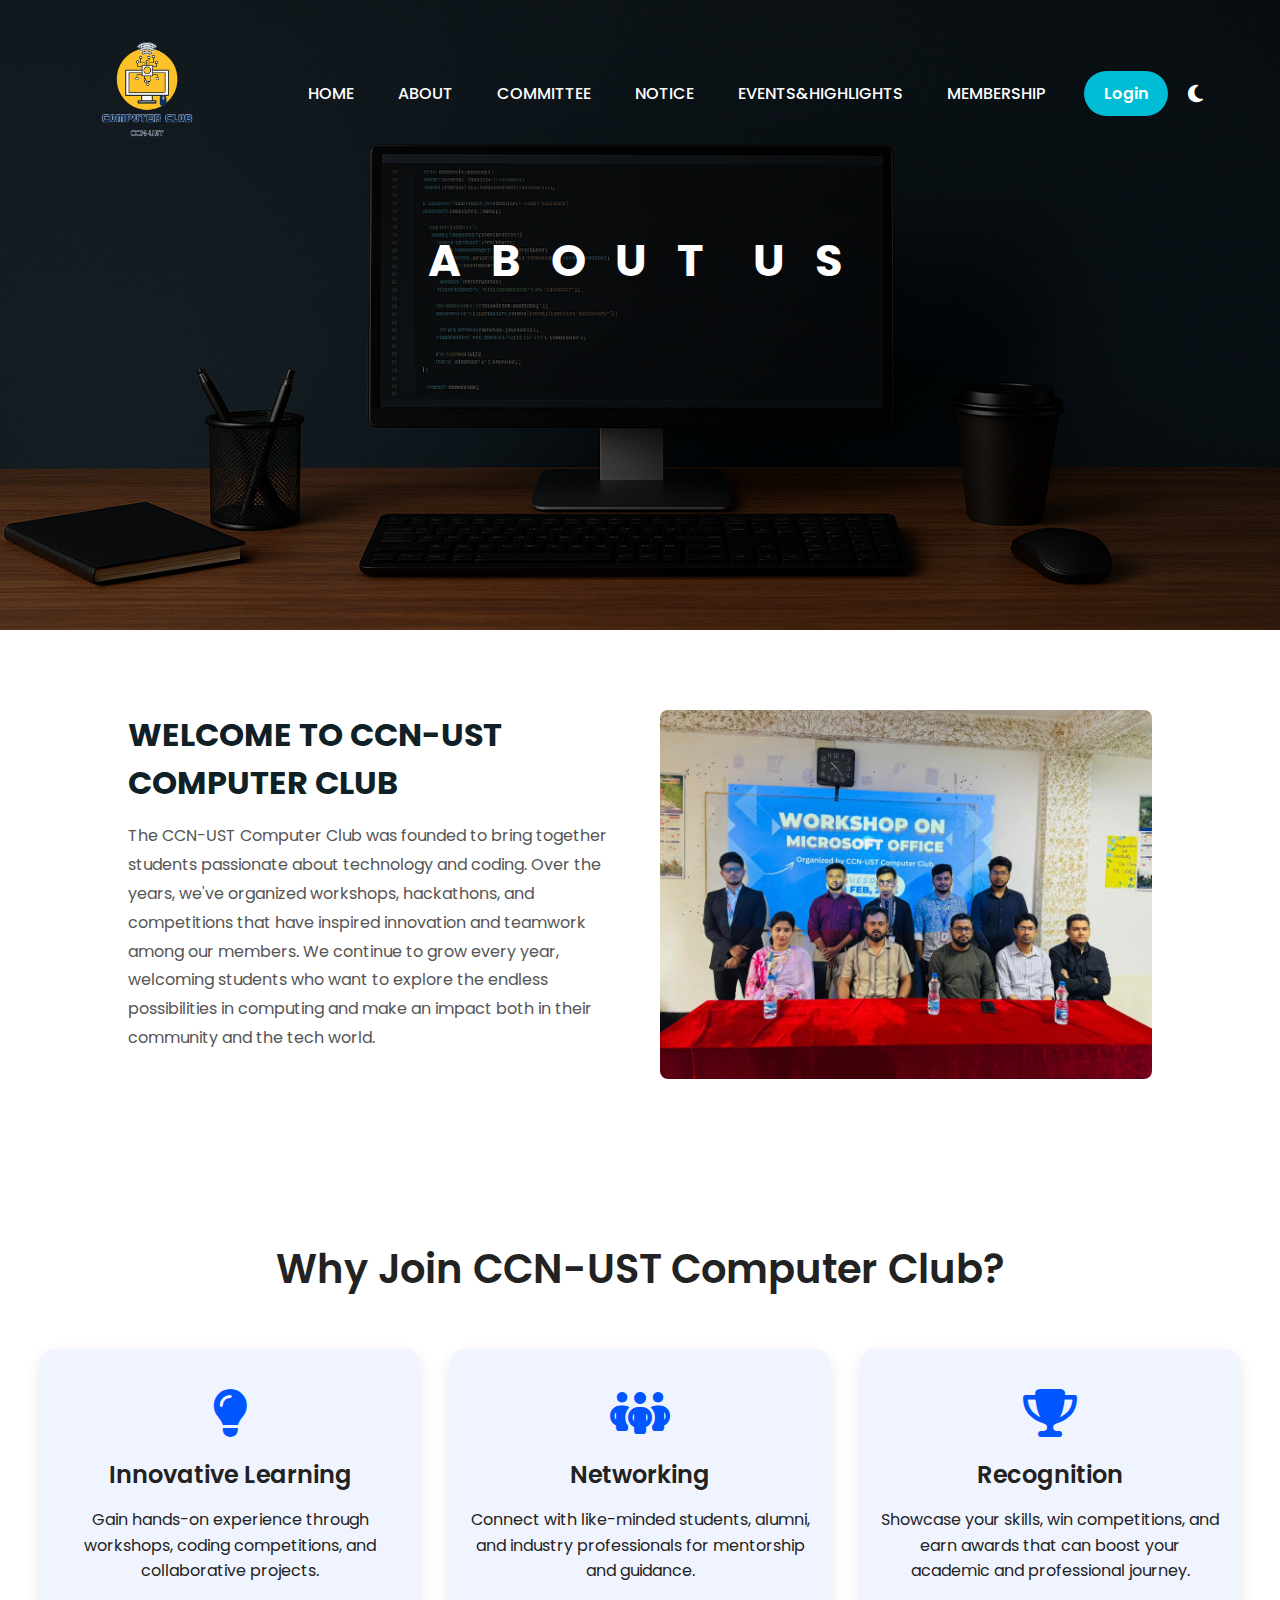
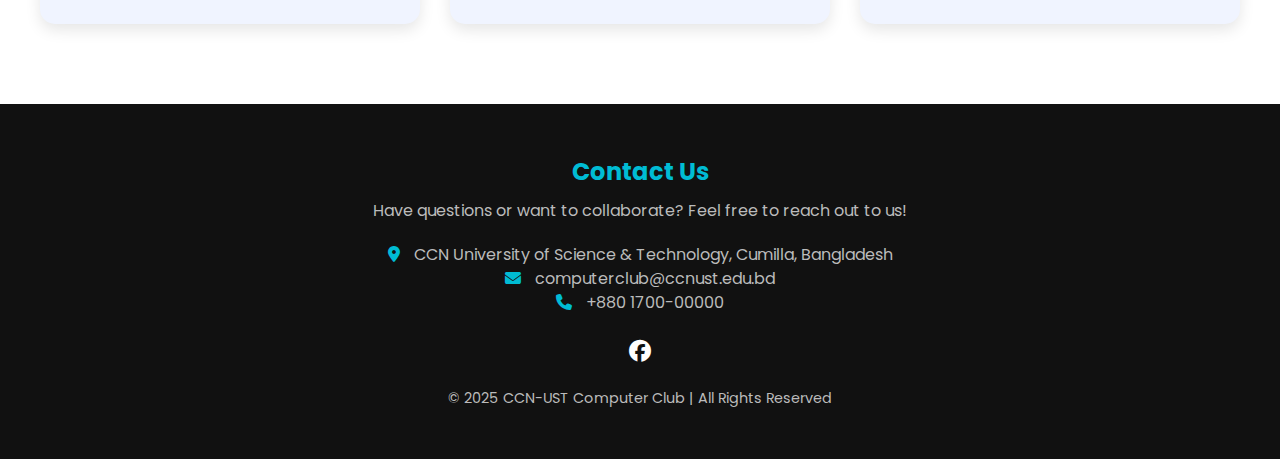
<file: about-computer.html>
<!DOCTYPE html>
<html lang="en">

<head>
    <meta charset="UTF-8" />
    <meta name="viewport" content="width=device-width, initial-scale=1.0" />
    <title>CCN-UST Computer Club</title>
    <link rel="stylesheet" href="style.css" />
    <link rel="preconnect" href="https://fonts.googleapis.com" />
    <link rel="preconnect" href="https://fonts.gstatic.com" crossorigin />
    <link href="https://fonts.googleapis.com/css2?family=Poppins:wght@300;400;600;700&display=swap" rel="stylesheet" />
    <link rel="stylesheet" href="https://cdnjs.cloudflare.com/ajax/libs/font-awesome/6.6.0/css/all.min.css" />
</head>

<body>
    <!-- ===== HEADER ===== -->
    <header class="sub-header-about">
        <nav>
            <a href="" class="logo">
                <img src="Computer-image/computer-logo.png" alt="Club Logo" />
            </a>
            <div class="nav-links" id="navLinks">
                <i class="fa fa-times" onclick="hideMenu()"></i>
                <ul>
                    <li><a href="index-computer.html">HOME</a></li>
                    <li><a href="about-computer.html">ABOUT</a></li>
                    <li><a href="committee-computer.html">COMMITTEE</a></li>
                    <li><a href="notice-computer.html">NOTICE</a></li>
                    <li><a href="events-computer.html">EVENTS&HIGHLIGHTS</a></li>
                    <li><a href="membership-computer.html">MEMBERSHIP</a></li>
                    <a href="login-computer.html" class="club-login-btn">Login</a>
                </ul>
            </div>
            <i class="fa fa-bars" onclick="showMenu()"></i>
            <!-- Theme Toggle Button -->
            <div class="theme-toggle">
                <i class="fa-solid fa-sun" id="light-icon"></i>
                <i class="fa-solid fa-moon" id="dark-icon"></i>
            </div>
        </nav>
        <!-- ===== HERO SECTION ===== -->
        <section class="hero-about">
            <div class="container">
                <h1>A&nbsp;B&nbsp;O&nbsp;U&nbsp;T&nbsp;&nbsp;U&nbsp;S</h1>
            </div>
        </section>
    </header>


    <!-- ===== OUR HISTORY ===== -->
    <section class="about-content">
        <div class="about-row">
            <div class="about-text">
                <h2>WELCOME TO CCN-UST COMPUTER CLUB</h2>
                <p>
                    The CCN-UST Computer Club was founded to bring together students passionate about technology and
                    coding.
                    Over the years, we've organized workshops, hackathons, and competitions that have inspired
                    innovation
                    and teamwork among our members. We continue to grow every year, welcoming students who want to
                    explore
                    the endless possibilities in computing and make an impact both in their community and the tech
                    world.
                </p>
                <!--<a href="#" class="about-btn">EXPLORE NOW</a>-->
            </div>
            <div class="about-image">
                <img src="Computer-image/about-computer.jpg" alt="About us image" />
            </div>
        </div>
    </section>


    <!-- ===== WHY JOIN US ===== -->
    <section class="why-join">
        <div class="container">
            <h2>Why Join CCN-UST Computer Club?</h2>
            <div class="grid-3">
                <div class="card">
                    <i class="fa-solid fa-lightbulb"></i>
                    <h3>Innovative Learning</h3>
                    <p>Gain hands-on experience through workshops, coding competitions, and collaborative projects.</p>
                </div>
                <div class="card">
                    <i class="fa-solid fa-people-group"></i>
                    <h3>Networking</h3>
                    <p>Connect with like-minded students, alumni, and industry professionals for mentorship and
                        guidance.</p>
                </div>
                <div class="card">
                    <i class="fa-solid fa-trophy"></i>
                    <h3>Recognition</h3>
                    <p>Showcase your skills, win competitions, and earn awards that can boost your academic and
                        professional journey.</p>
                </div>
            </div>
        </div>
    </section>





    <!-- =================== FOOTER ===== -->
    <footer class="footer">
        <h4>Contact Us</h4>
        <p>Have questions or want to collaborate? Feel free to reach out to us!</p>

        <div class="contact-info">
            <p><i class="fa-solid fa-location-dot"></i> CCN University of Science & Technology, Cumilla, Bangladesh</p>
            <p><i class="fa-solid fa-envelope"></i> computerclub@ccnust.edu.bd</p>
            <p><i class="fa-solid fa-phone"></i> +880 1700-00000</p>
        </div>

        <div class="icons">
            <a href="https://www.facebook.com/computerclub.ccnust" target="_blank"><i
                    class="fa-brands fa-facebook"></i></a>

        </div>

        <p class="footer-bottom">
            © 2025 CCN-UST Computer Club | All Rights Reserved
        </p>
    </footer>

    <!-- ===== JS ===== -->
    <!-- ===== JS ===== -->
    <script>
        const navLinks = document.getElementById("navLinks");
        const lightIcon = document.getElementById("light-icon");
        const darkIcon = document.getElementById("dark-icon");
        const body = document.body;

        // ===== MOBILE MENU =====
        function showMenu() {
            navLinks.style.right = "0";
        }

        function hideMenu() {
            navLinks.style.right = "-200px";
        }

        // ===== THEME TOGGLE =====
        function updateIcons() {
            if (body.classList.contains("dark-mode")) {
                darkIcon.style.display = "none";
                lightIcon.style.display = "inline-block";
            } else {
                lightIcon.style.display = "none";
                darkIcon.style.display = "inline-block";
            }
        }

        // Check localStorage for theme
        if (localStorage.getItem("theme") === "dark") {
            body.classList.add("dark-mode");
        }

        updateIcons();

        lightIcon.addEventListener("click", () => {
            body.classList.remove("dark-mode");
            localStorage.setItem("theme", "light");
            updateIcons();
        });

        darkIcon.addEventListener("click", () => {
            body.classList.add("dark-mode");
            localStorage.setItem("theme", "dark");
            updateIcons();
        });
    </script>


</body>

</html>
</file>
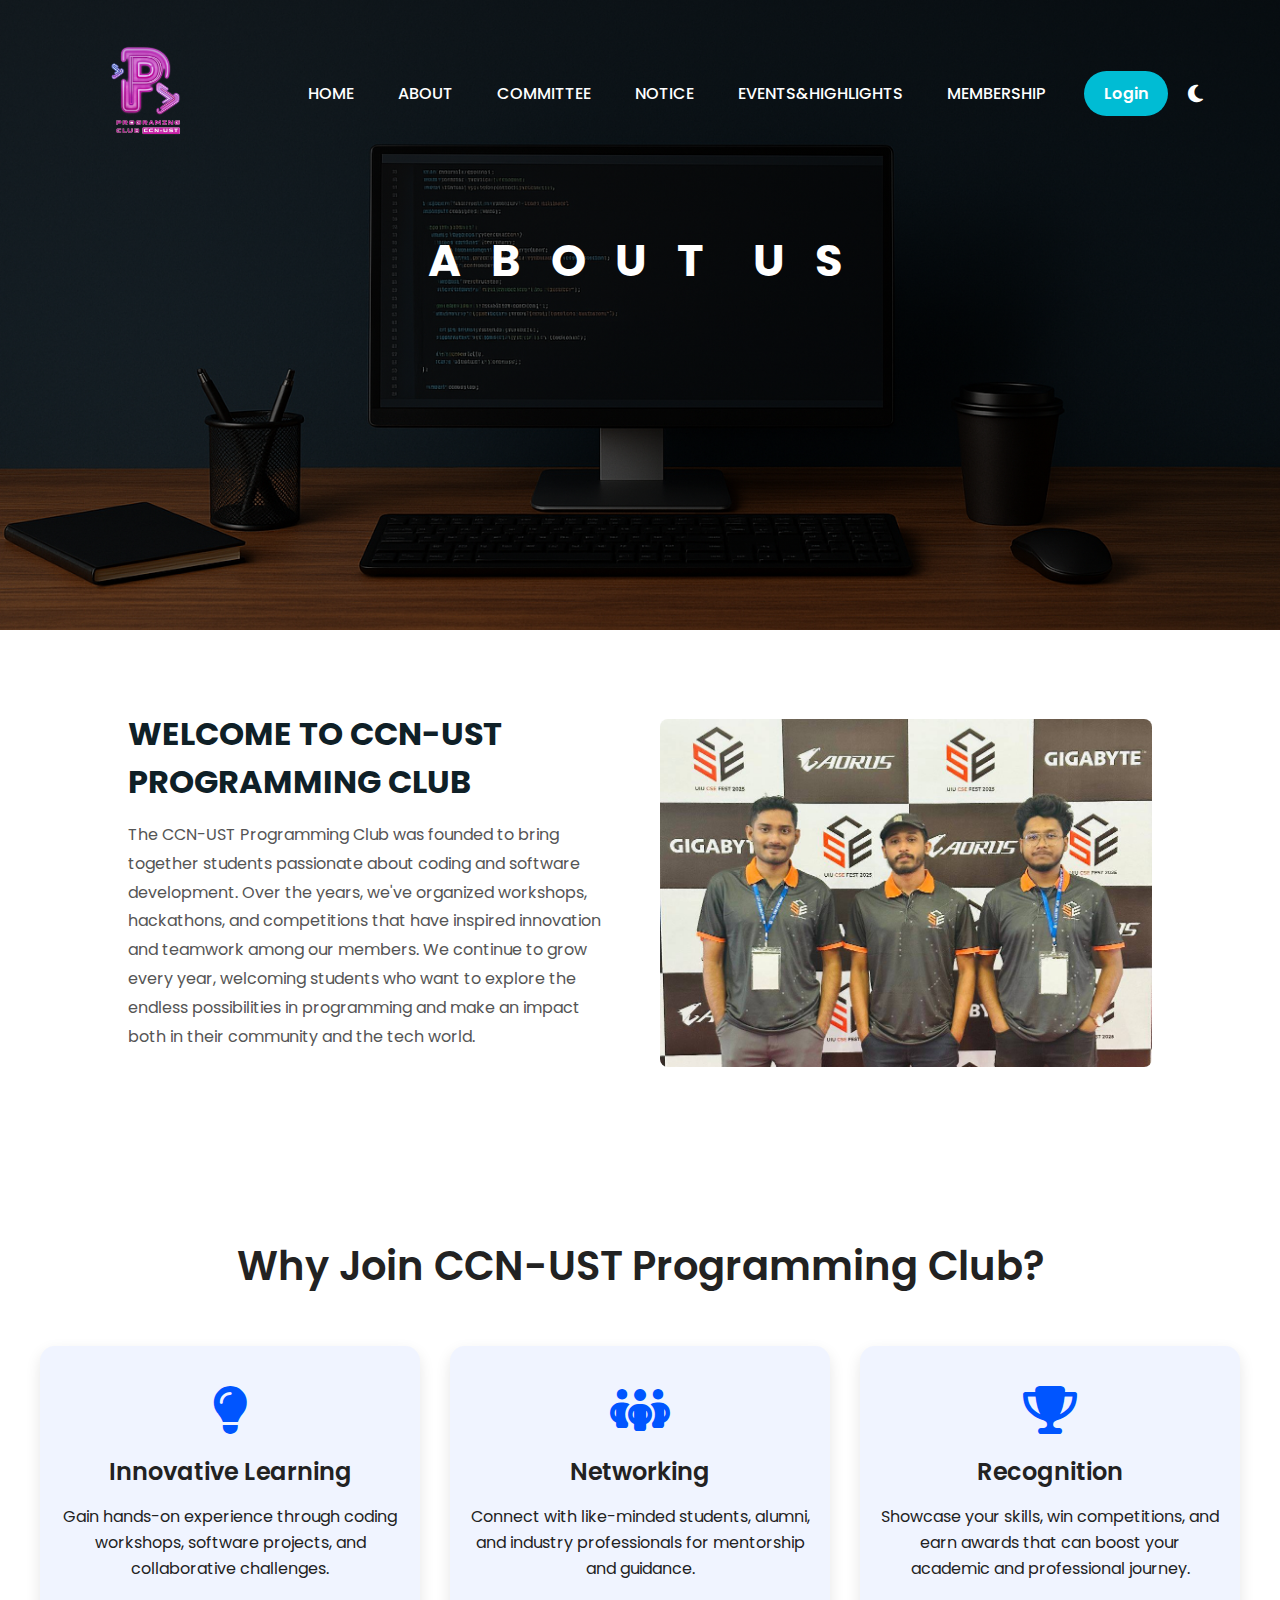
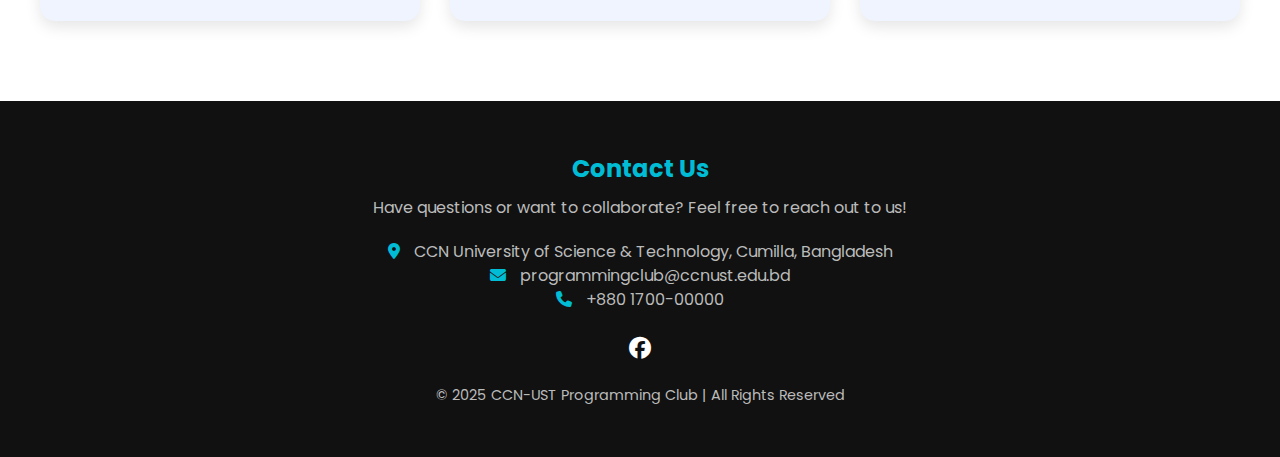
<file: about-programming.html>
<!DOCTYPE html>
<html lang="en">

<head>
    <meta charset="UTF-8" />
    <meta name="viewport" content="width=device-width, initial-scale=1.0" />
    <title>CCN-UST Programming Club</title>
    <link rel="stylesheet" href="style.css" />
    <link rel="preconnect" href="https://fonts.googleapis.com" />
    <link rel="preconnect" href="https://fonts.gstatic.com" crossorigin />
    <link href="https://fonts.googleapis.com/css2?family=Poppins:wght@300;400;600;700&display=swap" rel="stylesheet" />
    <link rel="stylesheet" href="https://cdnjs.cloudflare.com/ajax/libs/font-awesome/6.6.0/css/all.min.css" />
</head>

<body>
    <!-- ===== HEADER ===== -->
    <header class="sub-header-about">
        <nav>
            <a href="" class="logo">
                <img src="Programming-image/programming-club-logo.png" alt="Club Logo" />
            </a>
            <div class="nav-links" id="navLinks">
                <i class="fa fa-times" onclick="hideMenu()"></i>
                <ul>
                    <li><a href="index-programming.html">HOME</a></li>
                    <li><a href="about-programming.html">ABOUT</a></li>
                    <li><a href="committee-programming.html">COMMITTEE</a></li>
                    <li><a href="notice-programming.html">NOTICE</a></li>
                    <li><a href="events-programming.html">EVENTS&HIGHLIGHTS</a></li>
                    <li><a href="membership-programming.html">MEMBERSHIP</a></li>
                    <a href="login-programming.html" class="club-login-btn">Login</a>
                </ul>
            </div>
            <i class="fa fa-bars" onclick="showMenu()"></i>
            <!-- Theme Toggle Button -->
            <div class="theme-toggle">
                <i class="fa-solid fa-sun" id="light-icon"></i>
                <i class="fa-solid fa-moon" id="dark-icon"></i>
            </div>
        </nav>
        <!-- ===== HERO SECTION ===== -->
        <section class="hero-about">
            <div class="container">
                <h1>A&nbsp;B&nbsp;O&nbsp;U&nbsp;T&nbsp;&nbsp;U&nbsp;S</h1>
            </div>
        </section>
    </header>


    <!-- ===== OUR HISTORY ===== -->
    <section class="about-content">
        <div class="about-row">
            <div class="about-text">
                <h2>WELCOME TO CCN-UST PROGRAMMING CLUB</h2>
                <p>
                The CCN-UST Programming Club was founded to bring together students passionate about coding and
                software development.
                Over the years, we've organized workshops, hackathons, and competitions that have inspired
                innovation
                and teamwork among our members. We continue to grow every year, welcoming students who want to
                explore
                the endless possibilities in programming and make an impact both in their community and the tech
                world.
            </p>
                <!--<a href="#" class="about-btn">EXPLORE NOW</a>-->
            </div>
            <div class="about-image">
                <img src="Programming-image/about-page-img.jpg" alt="About us image" />
            </div>
        </div>
    </section>


    <!-- ===== WHY JOIN US ===== -->
    <section class="why-join">
        <div class="container">
            <h2>Why Join CCN-UST Programming Club?</h2>
            <div class="grid-3">
                <div class="card">
                    <i class="fa-solid fa-lightbulb"></i>
                    <h3>Innovative Learning</h3>
                    <p>Gain hands-on experience through coding workshops, software projects, and collaborative challenges.</p>
                </div>
                <div class="card">
                    <i class="fa-solid fa-people-group"></i>
                    <h3>Networking</h3>
                    <p>Connect with like-minded students, alumni, and industry professionals for mentorship and guidance.</p>
                </div>
                <div class="card">
                    <i class="fa-solid fa-trophy"></i>
                    <h3>Recognition</h3>
                    <p>Showcase your skills, win competitions, and earn awards that can boost your academic and
                        professional journey.</p>
                </div>
            </div>
        </div>
    </section>





    <!-- =================== FOOTER ===== -->
    <footer class="footer">
        <h4>Contact Us</h4>
        <p>Have questions or want to collaborate? Feel free to reach out to us!</p>

        <div class="contact-info">
            <p><i class="fa-solid fa-location-dot"></i> CCN University of Science & Technology, Cumilla, Bangladesh</p>
            <p><i class="fa-solid fa-envelope"></i> programmingclub@ccnust.edu.bd</p>
            <p><i class="fa-solid fa-phone"></i> +880 1700-00000</p>
        </div>

        <div class="icons">
            <a href="https://www.facebook.com/profile.php?id=61569854825916" target="_blank"><i
                    class="fa-brands fa-facebook"></i></a>

        </div>

        <p class="footer-bottom">
            © 2025 CCN-UST Programming Club | All Rights Reserved
        </p>
    </footer>

    <!-- ===== JS ===== -->
    <!-- ===== JS ===== -->
    <script>
        const navLinks = document.getElementById("navLinks");
        const lightIcon = document.getElementById("light-icon");
        const darkIcon = document.getElementById("dark-icon");
        const body = document.body;

        // ===== MOBILE MENU =====
        function showMenu() {
            navLinks.style.right = "0";
        }

        function hideMenu() {
            navLinks.style.right = "-200px";
        }

        // ===== THEME TOGGLE =====
        function updateIcons() {
            if (body.classList.contains("dark-mode")) {
                darkIcon.style.display = "none";
                lightIcon.style.display = "inline-block";
            } else {
                lightIcon.style.display = "none";
                darkIcon.style.display = "inline-block";
            }
        }

        // Check localStorage for theme
        if (localStorage.getItem("theme") === "dark") {
            body.classList.add("dark-mode");
        }

        updateIcons();

        lightIcon.addEventListener("click", () => {
            body.classList.remove("dark-mode");
            localStorage.setItem("theme", "light");
            updateIcons();
        });

        darkIcon.addEventListener("click", () => {
            body.classList.add("dark-mode");
            localStorage.setItem("theme", "dark");
            updateIcons();
        });
    </script>


</body>

</html>
</file>
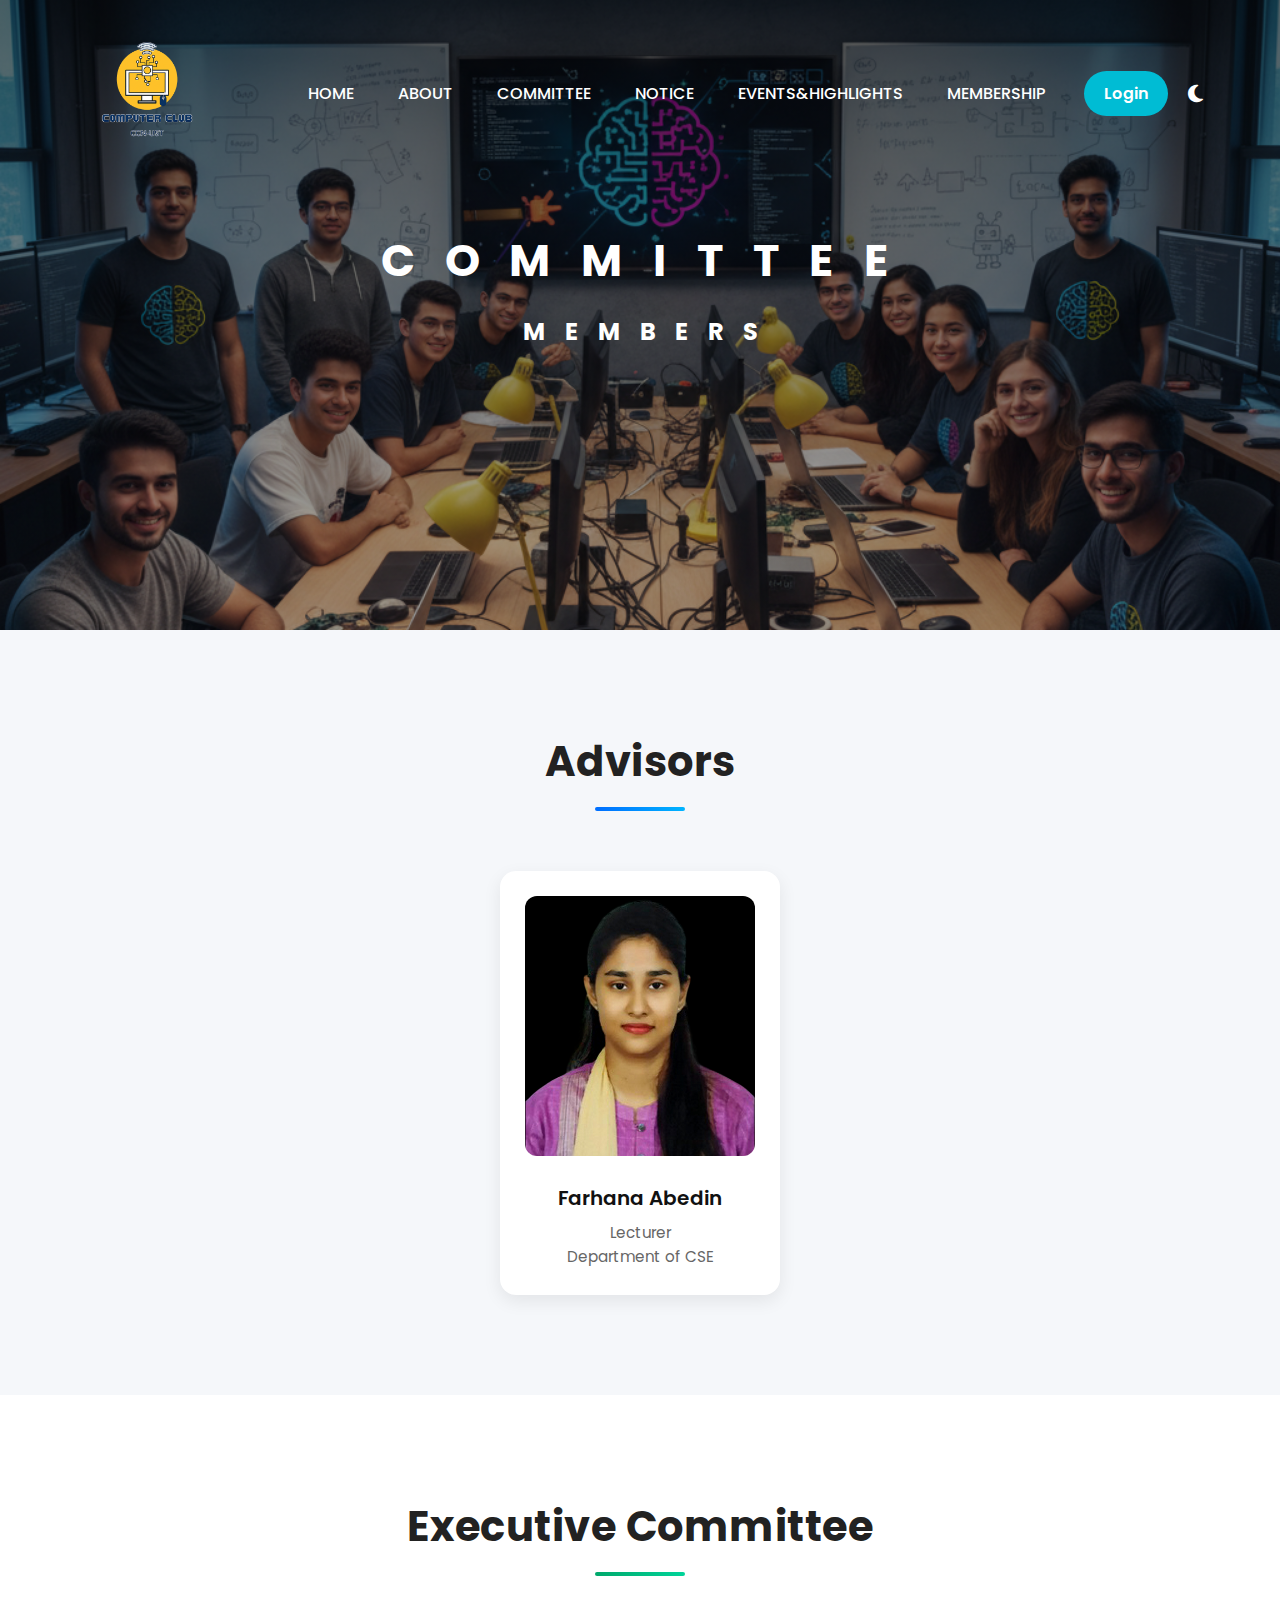
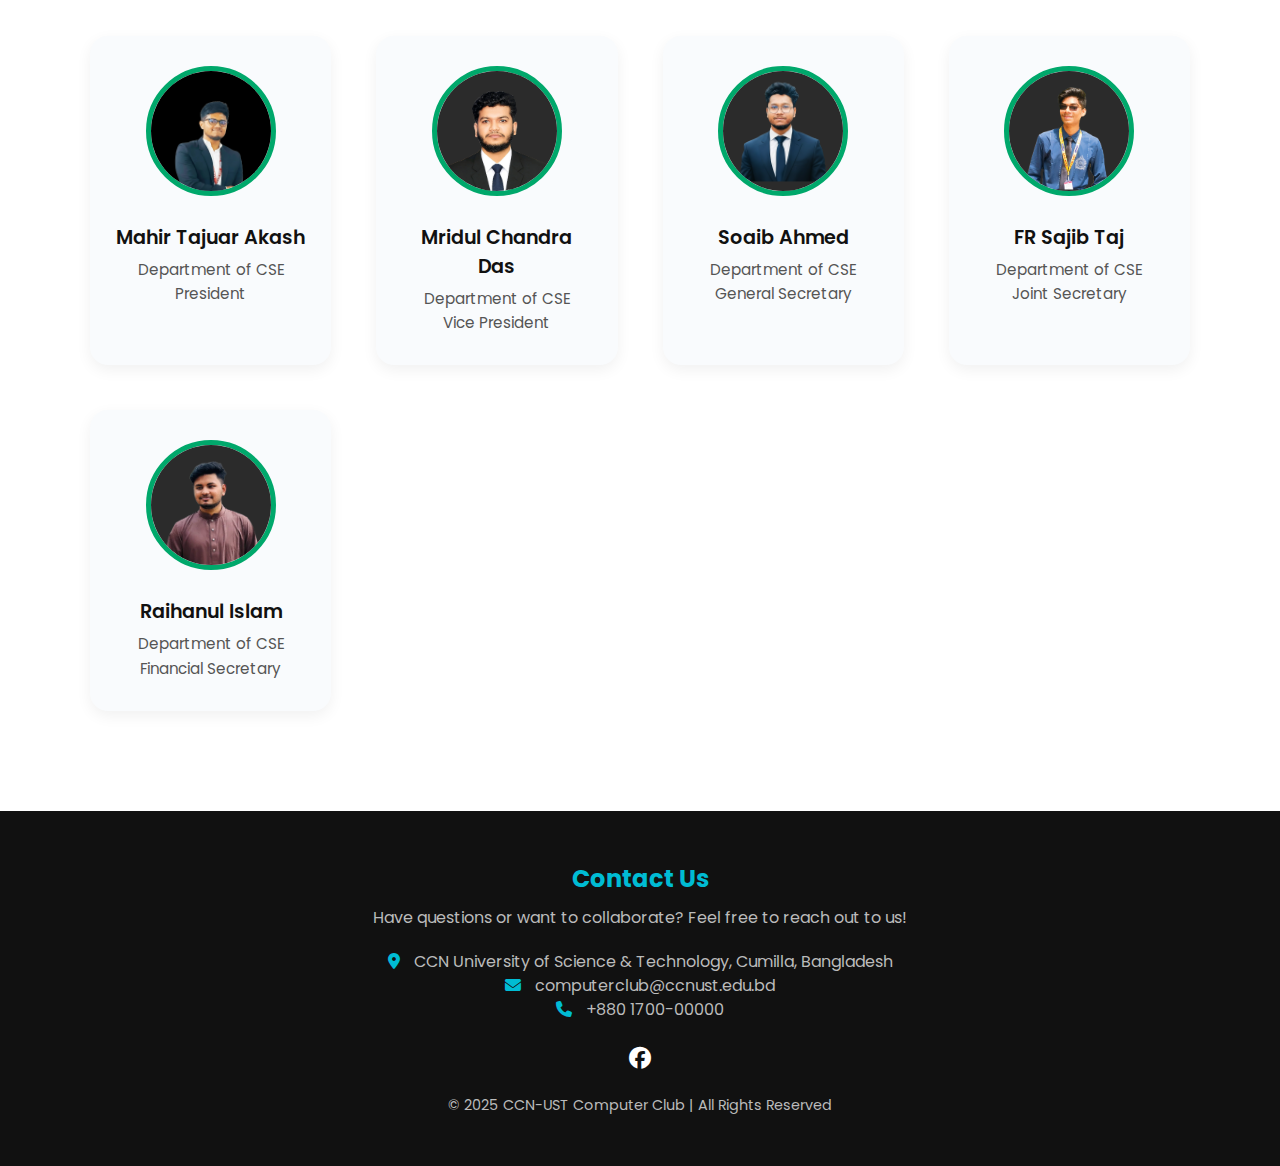
<file: committee-computer.html>
<!DOCTYPE html>
<html lang="en">

<head>
    <meta charset="UTF-8" />
    <meta name="viewport" content="width=device-width, initial-scale=1.0" />
    <title>CCN-UST Computer Club</title>
    <link rel="stylesheet" href="style.css" />
    <link rel="preconnect" href="https://fonts.googleapis.com" />
    <link rel="preconnect" href="https://fonts.gstatic.com" crossorigin />
    <link href="https://fonts.googleapis.com/css2?family=Poppins:wght@300;400;600;700&display=swap" rel="stylesheet" />
    <link rel="stylesheet" href="https://cdnjs.cloudflare.com/ajax/libs/font-awesome/6.6.0/css/all.min.css" />
</head>

<body>
    <!-- ===== HEADER ===== -->
    <header class="sub-header-committe">
        <nav>
            <a href="" class="logo">
                <img src="Computer-image/computer-logo.png" alt="Club Logo" />
            </a>
            <div class="nav-links" id="navLinks">
                <i class="fa fa-times" onclick="hideMenu()"></i>
                <ul>
                    <li><a href="index-computer.html">HOME</a></li>
                    <li><a href="about-computer.html">ABOUT</a></li>
                    <li><a href="committee-computer.html">COMMITTEE</a></li>
                    <li><a href="notice-computer.html">NOTICE</a></li>
                    <li><a href="events-computer.html">EVENTS&HIGHLIGHTS</a></li>
                    <li><a href="membership-computer.html">MEMBERSHIP</a></li>
                    <a href="login-computer.html" class="club-login-btn">Login</a>
                </ul>
            </div>
            <i class="fa fa-bars" onclick="showMenu()"></i>
            <!-- Theme Toggle Button -->
            <div class="theme-toggle">
                <i class="fa-solid fa-sun" id="light-icon"></i>
                <i class="fa-solid fa-moon" id="dark-icon"></i>
            </div>
        </nav>
        <!-- ===== HERO SECTION ===== -->
        <section class="hero-about">
            <div class="container">
                <h1>C&nbsp;O&nbsp;M&nbsp;M&nbsp;I&nbsp;T&nbsp;T&nbsp;E&nbsp;E</h1>
                <h2>M&nbsp;&nbsp;&nbsp;&nbsp;E&nbsp;&nbsp;&nbsp;&nbsp;M&nbsp;&nbsp;&nbsp;&nbsp;B&nbsp;&nbsp;&nbsp;&nbsp;E&nbsp;&nbsp;&nbsp;&nbsp;R&nbsp;&nbsp;&nbsp;&nbsp;S
                </h2>
            </div>
        </section>
    </header>



    <!-- ===== ADVISORS SECTION ===== -->
    <section class="advisors">
        <div class="container">
            <h2>Advisors</h2>
            <div class="advisor-list">
                <div class="advisor-card">
                    <img src="Computer-image/advisor-computer1.png" alt="Advisor 1">
                    <h3>Farhana Abedin</h3>
                    <p>Lecturer</p>
                    <p>Department of CSE</p>
                </div>
            </div>
        </div>
    </section>

    <!-- ===== EXECUTIVE COMMITTEE SECTION ===== -->
    <section class="executive-committee">
        <div class="container">
            <h2>Executive Committee</h2>
            <div class="committee-grid">
                <div class="member-card">
                    <img src="Computer-image/President.png" alt="President">
                    <h3>Mahir Tajuar Akash</h3>
                    <p>Department of CSE</p>
                    <p>President</p>
                </div>
                <div class="member-card">
                    <img src="Computer-image/Vice-president.png" alt="Vice President">
                    <h3>Mridul Chandra Das</h3>
                    <p>Department of CSE</p>
                    <p>Vice President</p>
                </div>
                <div class="member-card">
                    <img src="Computer-image/General-Secretary.png" alt="General Secretary">
                    <h3>Soaib Ahmed</h3>
                    <p>Department of CSE</p>
                    <p>General Secretary</p>
                </div>
                <div class="member-card">
                    <img src="Computer-image/Joint-Secretary.png" alt="Joint Secretary">
                    <h3>FR Sajib Taj</h3>
                    <p>Department of CSE</p>
                    <p>Joint Secretary</p>
                </div>
                <div class="member-card">
                    <img src="Computer-image/Financial-Secretary.png" alt="Joint Secretary">
                    <h3>Raihanul Islam</h3>
                    <p>Department of CSE</p>
                    <p>Financial Secretary</p>
                </div>
            </div>
        </div>
    </section>




    <!-- =================== FOOTER ===== -->
    <footer class="footer">
        <h4>Contact Us</h4>
        <p>Have questions or want to collaborate? Feel free to reach out to us!</p>

        <div class="contact-info">
            <p><i class="fa-solid fa-location-dot"></i> CCN University of Science & Technology, Cumilla, Bangladesh</p>
            <p><i class="fa-solid fa-envelope"></i> computerclub@ccnust.edu.bd</p>
            <p><i class="fa-solid fa-phone"></i> +880 1700-00000</p>
        </div>

        <div class="icons">
            <a href="https://www.facebook.com/computerclub.ccnust" target="_blank"><i
                    class="fa-brands fa-facebook"></i></a>

        </div>

        <p class="footer-bottom">
            © 2025 CCN-UST Computer Club | All Rights Reserved
        </p>
    </footer>

    <!-- ===== JS ===== -->
    <!-- ===== JS ===== -->
    <script>
        const navLinks = document.getElementById("navLinks");
        const lightIcon = document.getElementById("light-icon");
        const darkIcon = document.getElementById("dark-icon");
        const body = document.body;

        // ===== MOBILE MENU =====
        function showMenu() {
            navLinks.style.right = "0";
        }

        function hideMenu() {
            navLinks.style.right = "-200px";
        }

        // ===== THEME TOGGLE =====
        function updateIcons() {
            if (body.classList.contains("dark-mode")) {
                darkIcon.style.display = "none";
                lightIcon.style.display = "inline-block";
            } else {
                lightIcon.style.display = "none";
                darkIcon.style.display = "inline-block";
            }
        }

        // Check localStorage for theme
        if (localStorage.getItem("theme") === "dark") {
            body.classList.add("dark-mode");
        }

        updateIcons();

        lightIcon.addEventListener("click", () => {
            body.classList.remove("dark-mode");
            localStorage.setItem("theme", "light");
            updateIcons();
        });

        darkIcon.addEventListener("click", () => {
            body.classList.add("dark-mode");
            localStorage.setItem("theme", "dark");
            updateIcons();
        });
    </script>


</body>

</html>
</file>
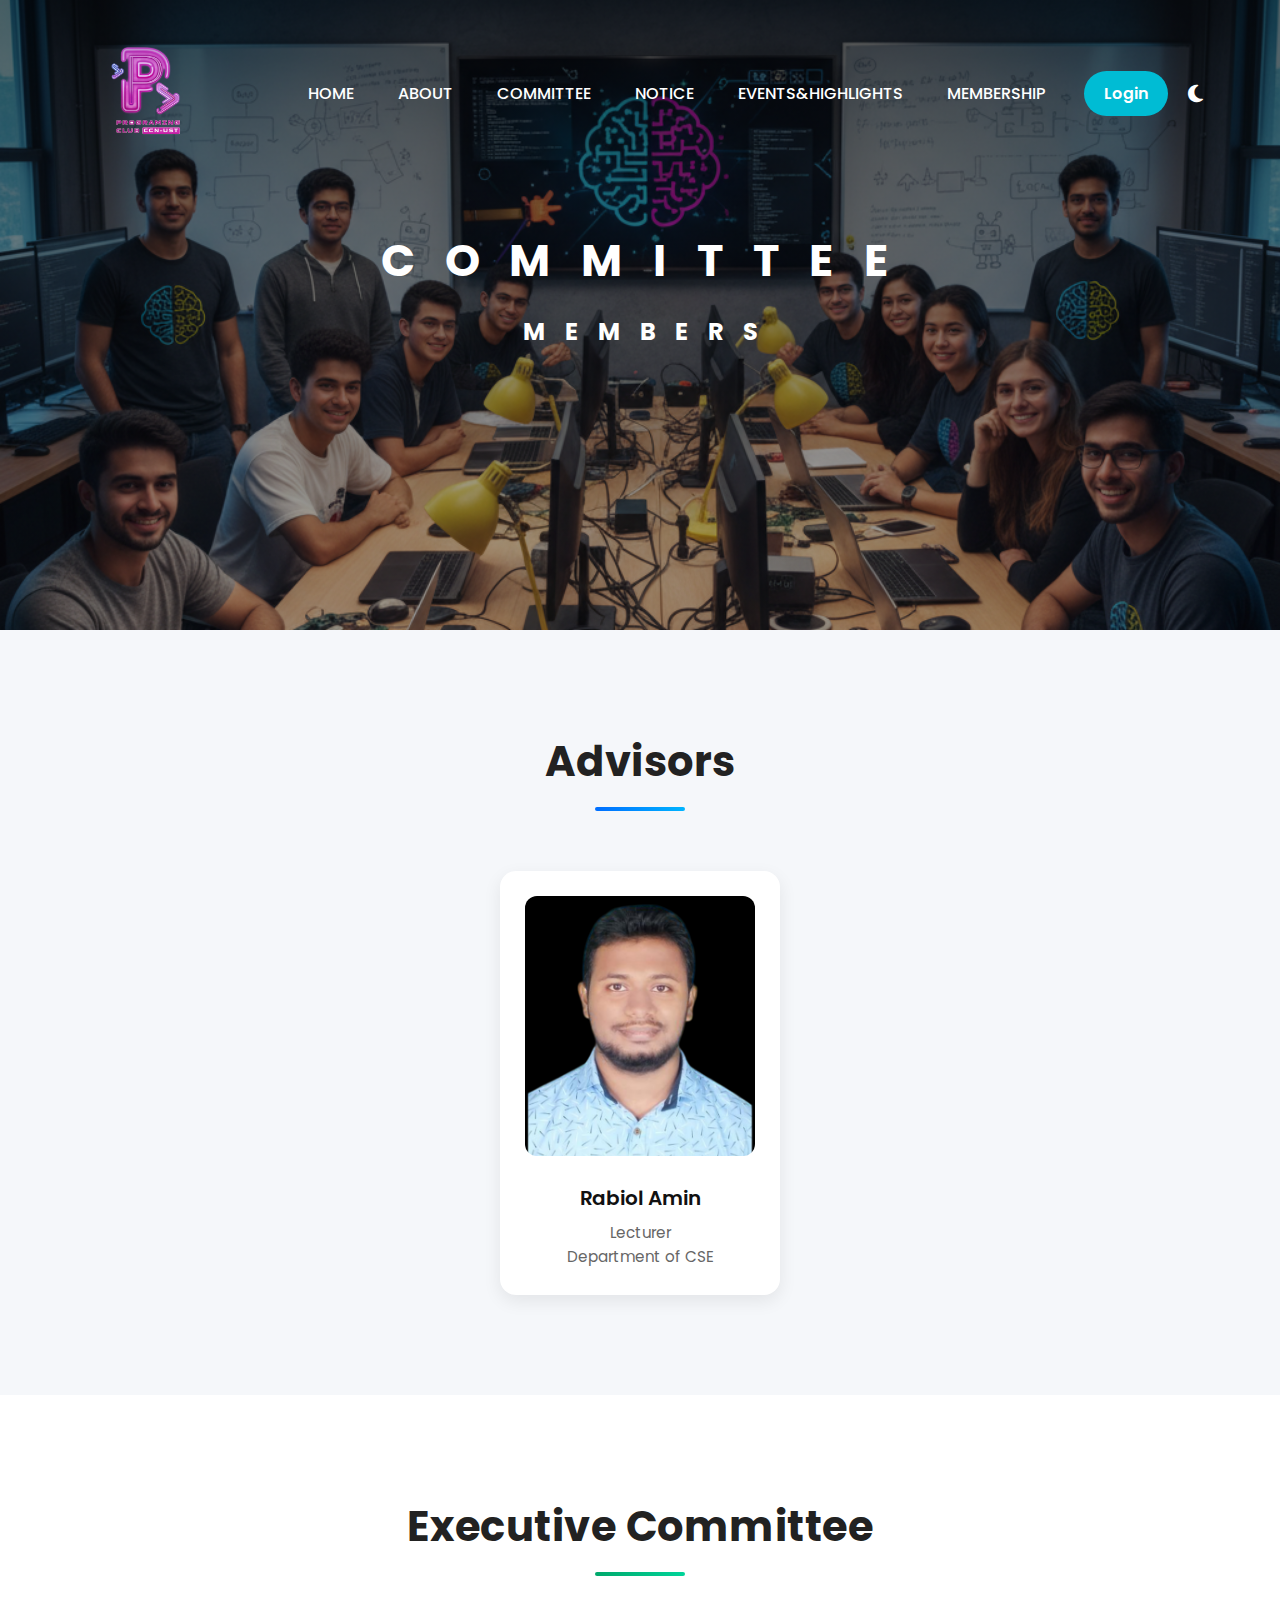
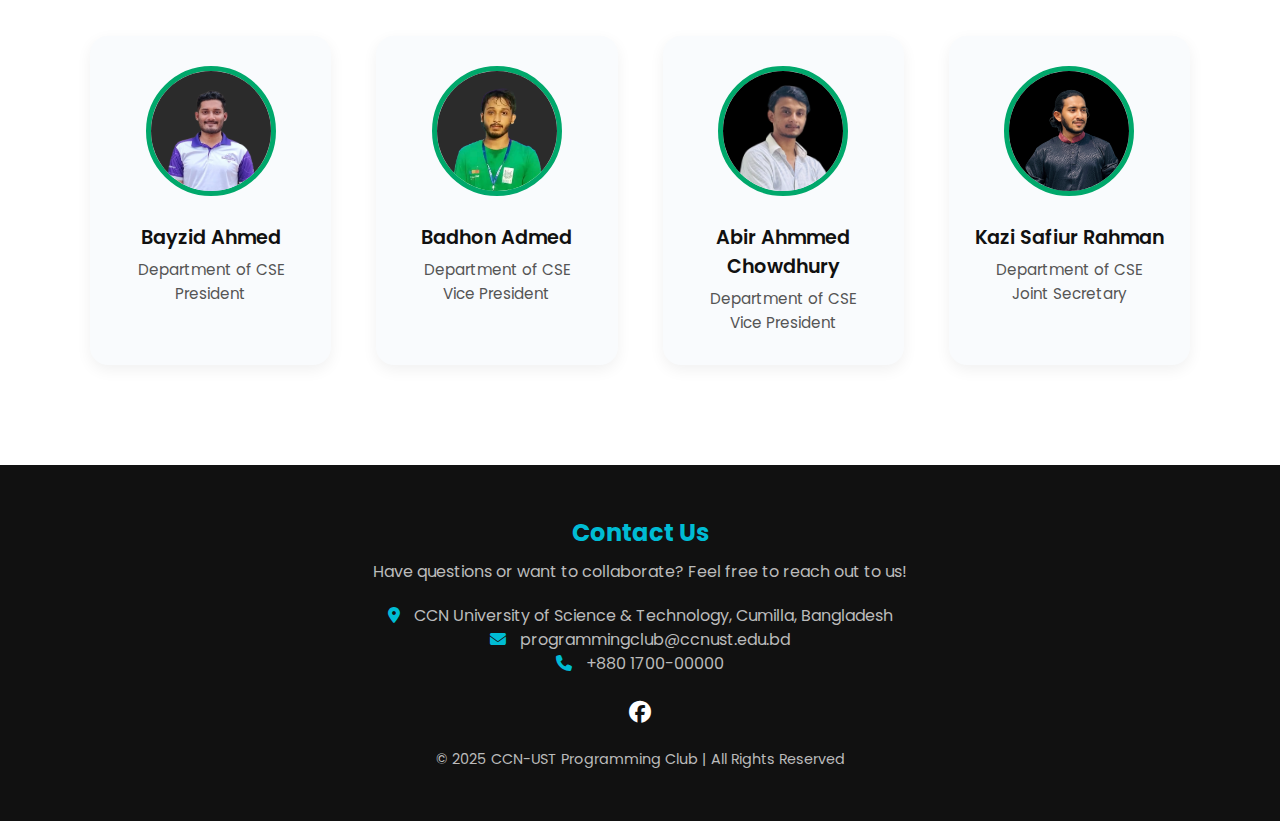
<file: committee-programming.html>
<!DOCTYPE html>
<html lang="en">

<head>
    <meta charset="UTF-8" />
    <meta name="viewport" content="width=device-width, initial-scale=1.0" />
    <title>CCN-UST Programming Club</title>
    <link rel="stylesheet" href="style.css" />
    <link rel="preconnect" href="https://fonts.googleapis.com" />
    <link rel="preconnect" href="https://fonts.gstatic.com" crossorigin />
    <link href="https://fonts.googleapis.com/css2?family=Poppins:wght@300;400;600;700&display=swap" rel="stylesheet" />
    <link rel="stylesheet" href="https://cdnjs.cloudflare.com/ajax/libs/font-awesome/6.6.0/css/all.min.css" />
</head>

<body>
    <!-- ===== HEADER ===== -->
    <header class="sub-header-committe">
        <nav>
            <a href="" class="logo">
                <img src="Programming-image/programming-club-logo.png" alt="Club Logo" />
            </a>
            <div class="nav-links" id="navLinks">
                <i class="fa fa-times" onclick="hideMenu()"></i>
                <ul>
                    <li><a href="index-programming.html">HOME</a></li>
                    <li><a href="about-programming.html">ABOUT</a></li>
                    <li><a href="committee-programming.html">COMMITTEE</a></li>
                    <li><a href="notice-programming.html">NOTICE</a></li>
                    <li><a href="events-programming.html">EVENTS&HIGHLIGHTS</a></li>
                    <li><a href="membership-programming.html">MEMBERSHIP</a></li>
                    <a href="login-programming.html" class="club-login-btn">Login</a>
                </ul>
            </div>
            <i class="fa fa-bars" onclick="showMenu()"></i>
            <!-- Theme Toggle Button -->
            <div class="theme-toggle">
                <i class="fa-solid fa-sun" id="light-icon"></i>
                <i class="fa-solid fa-moon" id="dark-icon"></i>
            </div>
        </nav>
        <!-- ===== HERO SECTION ===== -->
        <section class="hero-about">
            <div class="container">
                <h1>C&nbsp;O&nbsp;M&nbsp;M&nbsp;I&nbsp;T&nbsp;T&nbsp;E&nbsp;E</h1>
                <h2>M&nbsp;&nbsp;&nbsp;&nbsp;E&nbsp;&nbsp;&nbsp;&nbsp;M&nbsp;&nbsp;&nbsp;&nbsp;B&nbsp;&nbsp;&nbsp;&nbsp;E&nbsp;&nbsp;&nbsp;&nbsp;R&nbsp;&nbsp;&nbsp;&nbsp;S
                </h2>
            </div>
        </section>
    </header>



    <!-- ===== ADVISORS SECTION ===== -->
    <section class="advisors">
        <div class="container">
            <h2>Advisors</h2>
            <div class="advisor-list">
                <div class="advisor-card">
                    <img src="Programming-image/advisor-programming1.png" alt="Advisor 1">
                    <h3>Rabiol Amin</h3>
                    <p>Lecturer</p>
                    <p>Department of CSE</p>
                </div>
            </div>
        </div>
    </section>

    <!-- ===== EXECUTIVE COMMITTEE SECTION ===== -->
    <section class="executive-committee">
        <div class="container">
            <h2>Executive Committee</h2>
            <div class="committee-grid">
                <div class="member-card">
                    <img src="Programming-image/president.png" alt="President">
                    <h3>Bayzid Ahmed</h3>
                    <p>Department of CSE</p>
                    <p>President</p>
                </div>
                <div class="member-card">
                    <img src="Programming-image/vice-president-programming.png" alt="Vice President">
                    <h3>Badhon Admed</h3>
                    <p>Department of CSE</p>
                    <p>Vice President</p>
                </div>
                <div class="member-card">
                    <img src="Programming-image/vice-president-programming1.png" alt="General Secretary">
                    <h3>Abir Ahmmed Chowdhury</h3>
                    <p>Department of CSE</p>
                    <p>Vice President</p>
                </div>
                <div class="member-card">
                    <img src="Programming-image/joint-secratery-programming.png" alt="Joint Secretary">
                    <h3>Kazi Safiur Rahman</h3>
                    <p>Department of CSE</p>
                    <p>Joint Secretary</p>
                </div>
            </div>
        </div>
    </section>




    <!-- =================== FOOTER ===== -->
    <footer class="footer">
        <h4>Contact Us</h4>
        <p>Have questions or want to collaborate? Feel free to reach out to us!</p>

        <div class="contact-info">
            <p><i class="fa-solid fa-location-dot"></i> CCN University of Science & Technology, Cumilla, Bangladesh</p>
            <p><i class="fa-solid fa-envelope"></i> programmingclub@ccnust.edu.bd</p>
            <p><i class="fa-solid fa-phone"></i> +880 1700-00000</p>
        </div>

        <div class="icons">
            <a href="https://www.facebook.com/profile.php?id=61569854825916" target="_blank"><i
                    class="fa-brands fa-facebook"></i></a>

        </div>

        <p class="footer-bottom">
            © 2025 CCN-UST Programming Club | All Rights Reserved
        </p>
    </footer>

    <!-- ===== JS ===== -->
    <!-- ===== JS ===== -->
    <script>
        const navLinks = document.getElementById("navLinks");
        const lightIcon = document.getElementById("light-icon");
        const darkIcon = document.getElementById("dark-icon");
        const body = document.body;

        // ===== MOBILE MENU =====
        function showMenu() {
            navLinks.style.right = "0";
        }

        function hideMenu() {
            navLinks.style.right = "-200px";
        }

        // ===== THEME TOGGLE =====
        function updateIcons() {
            if (body.classList.contains("dark-mode")) {
                darkIcon.style.display = "none";
                lightIcon.style.display = "inline-block";
            } else {
                lightIcon.style.display = "none";
                darkIcon.style.display = "inline-block";
            }
        }

        // Check localStorage for theme
        if (localStorage.getItem("theme") === "dark") {
            body.classList.add("dark-mode");
        }

        updateIcons();

        lightIcon.addEventListener("click", () => {
            body.classList.remove("dark-mode");
            localStorage.setItem("theme", "light");
            updateIcons();
        });

        darkIcon.addEventListener("click", () => {
            body.classList.add("dark-mode");
            localStorage.setItem("theme", "dark");
            updateIcons();
        });
    </script>


</body>

</html>
</file>
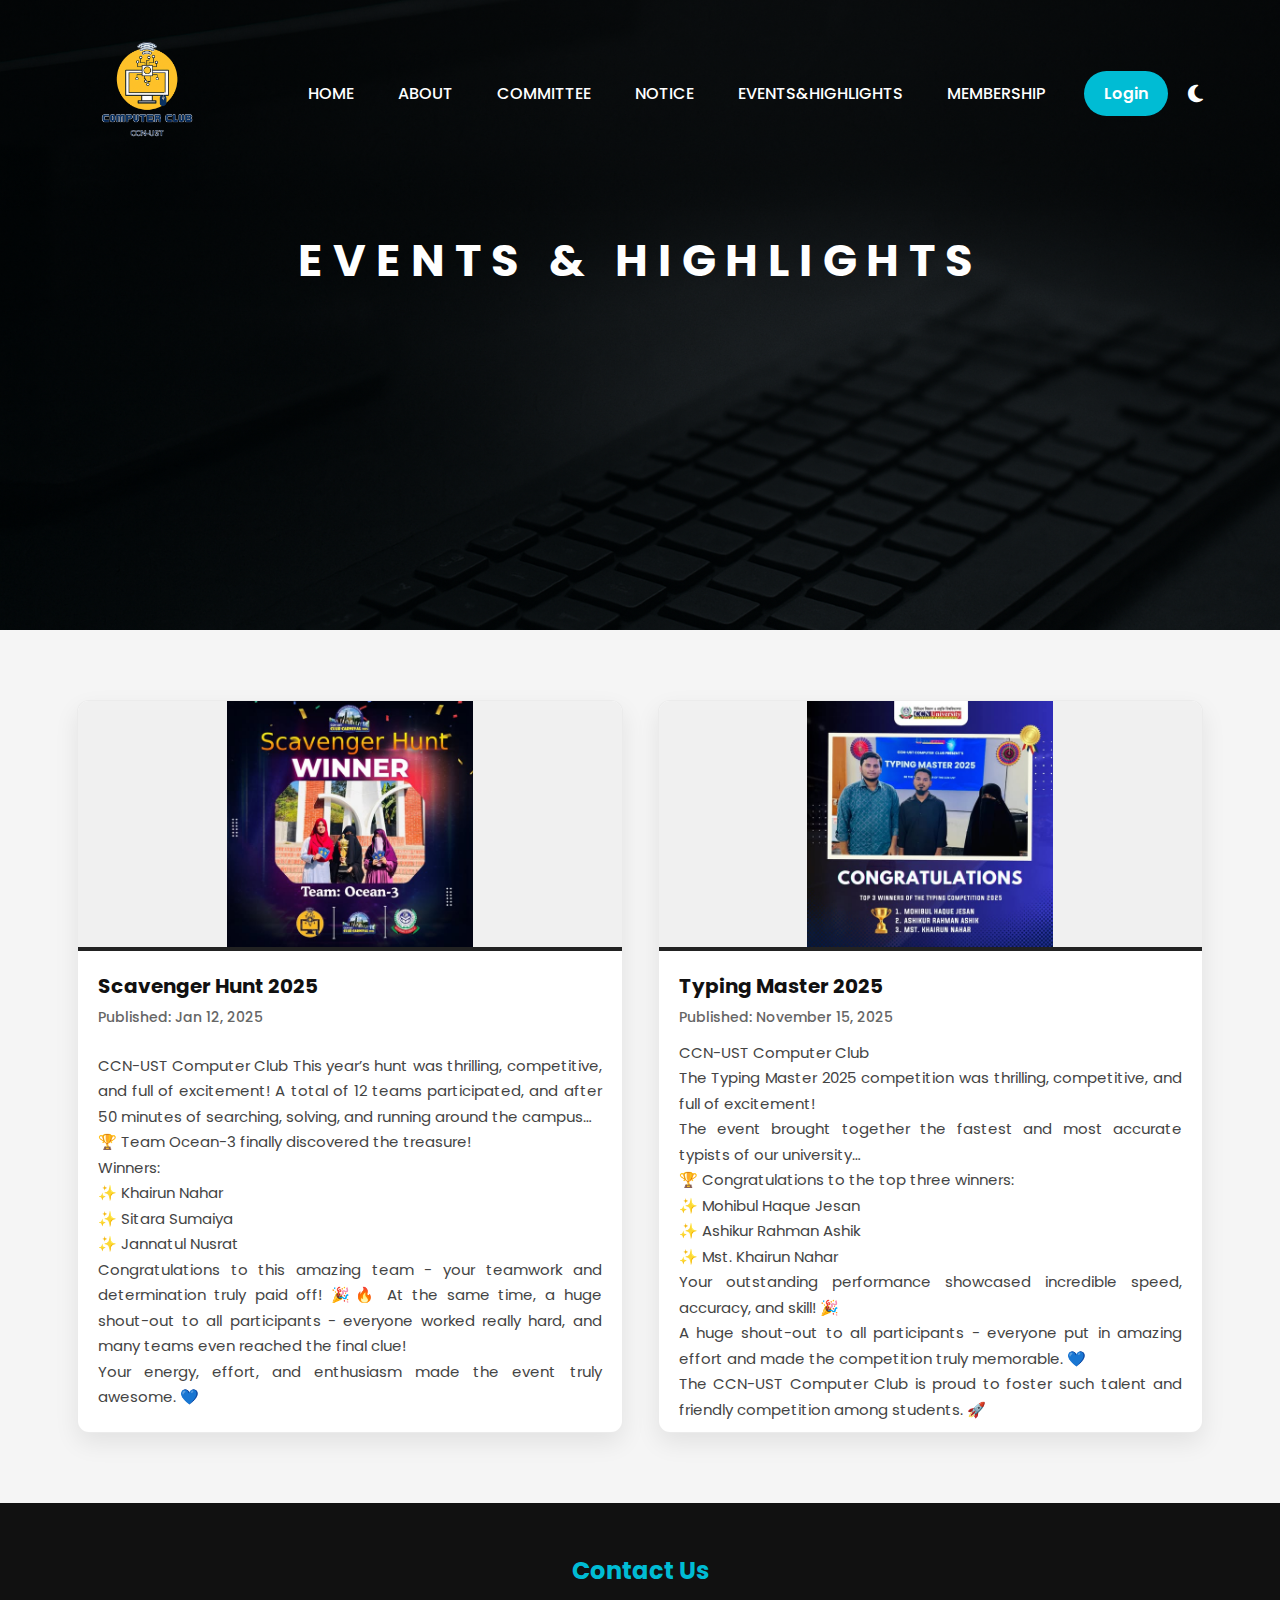
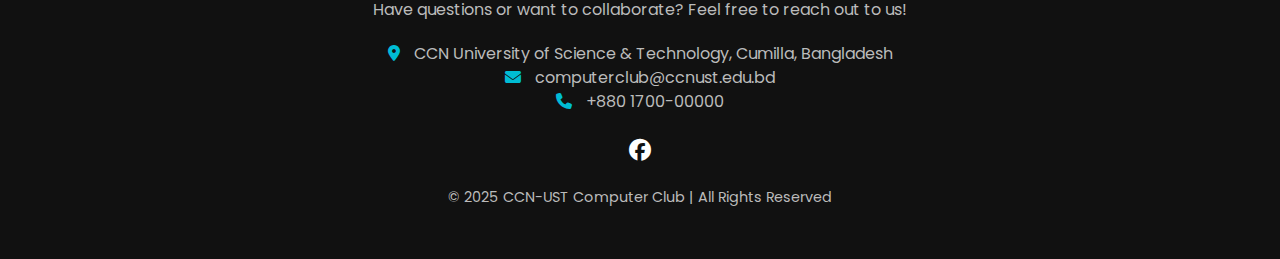
<file: events-computer.html>
<!DOCTYPE html>
<html lang="en">

<head>
    <meta charset="UTF-8" />
    <meta name="viewport" content="width=device-width, initial-scale=1.0" />
    <title>CCN-UST Computer Club</title>
    <link rel="stylesheet" href="style.css" />
    <link rel="preconnect" href="https://fonts.googleapis.com" />
    <link rel="preconnect" href="https://fonts.gstatic.com" crossorigin />
    <link href="https://fonts.googleapis.com/css2?family=Poppins:wght@300;400;600;700&display=swap" rel="stylesheet" />
    <link rel="stylesheet" href="https://cdnjs.cloudflare.com/ajax/libs/font-awesome/6.6.0/css/all.min.css" />
</head>

<body>
    <!-- ===== HEADER ===== -->
    <header class="sub-header-notice">
        <nav>
            <a href="" class="logo">
                <img src="Computer-image/computer-logo.png" alt="Club Logo" />
            </a>
            <div class="nav-links" id="navLinks">
                <i class="fa fa-times" onclick="hideMenu()"></i>
                <ul>
                    <li><a href="index-computer.html">HOME</a></li>
                    <li><a href="about-computer.html">ABOUT</a></li>
                    <li><a href="committee-computer.html">COMMITTEE</a></li>
                    <li><a href="notice-computer.html">NOTICE</a></li>
                    <li><a href="events-computer.html">EVENTS&HIGHLIGHTS</a></li>
                    <li><a href="membership-computer.html">MEMBERSHIP</a></li>
                    <a href="login-computer.html" class="club-login-btn">Login</a>
                </ul>
            </div>
            <i class="fa fa-bars" onclick="showMenu()"></i>
            <!-- Theme Toggle Button -->
            <div class="theme-toggle">
                <i class="fa-solid fa-sun" id="light-icon"></i>
                <i class="fa-solid fa-moon" id="dark-icon"></i>
            </div>
        </nav>
        <!-- ===== HERO SECTION ===== -->
        <section class="hero-about">
            <div class="container">
                <h1>EVENTS & HIGHLIGHTS</h1>

        </section>
    </header>

    <!-- ===== NEWSPAPER SECTION ===== -->
    <section class="newspaper-section">
        <div class="news-container">

            <!-- News Block 1 -->
            <article class="news-card">
                <img src="Computer-image/scavenger-hunt.jpg" alt="Event Image" />
                <h2>Scavenger Hunt 2025</h2>
                <p class="date">Published: Jan 12, 2025</p>
                <p>
                    CCN-UST Computer Club
                    This year’s hunt was thrilling, competitive, and full of excitement!
                    A total of 12 teams participated, and after 50 minutes of searching, solving, and running around the
                    campus…<br>
                    🏆 Team Ocean-3 finally discovered the treasure!<br>
                    Winners:<br>
                    ✨ Khairun Nahar<br>
                    ✨ Sitara Sumaiya<br>
                    ✨ Jannatul Nusrat<br>
                    Congratulations to this amazing team - your teamwork and determination truly paid off! 🎉🔥
                    At the same time, a huge shout-out to all participants - everyone worked really hard, and many teams
                    even reached the final clue!<br>
                    Your energy, effort, and enthusiasm made the event truly awesome. 💙
                </p>
            </article>

            <article class="news-card">
                <img src="Computer-image/typing-competition.jpg" alt="Event Image" />
                <h2>Typing Master 2025</h2>
                <p class="date">Published: November 15, 2025</p>
                <p>
                    CCN-UST Computer Club<br>
                    The Typing Master 2025 competition was thrilling, competitive, and full of excitement!<br>
                    The event brought together the fastest and most accurate typists of our university…<br>
                    🏆 Congratulations to the top three winners:<br>
                    ✨ Mohibul Haque Jesan<br>
                    ✨ Ashikur Rahman Ashik<br>
                    ✨ Mst. Khairun Nahar<br>
                    Your outstanding performance showcased incredible speed, accuracy, and skill! 🎉<br>
                    A huge shout-out to all participants - everyone put in amazing effort and made the competition truly
                    memorable. 💙<br>
                    The CCN-UST Computer Club is proud to foster such talent and friendly competition among students. 🚀
                </p>

            </article>


        </div>
    </section>


    <!-- =================== FOOTER ===== -->
    <footer class="footer">
        <h4>Contact Us</h4>
        <p>Have questions or want to collaborate? Feel free to reach out to us!</p>

        <div class="contact-info">
            <p><i class="fa-solid fa-location-dot"></i> CCN University of Science & Technology, Cumilla, Bangladesh</p>
            <p><i class="fa-solid fa-envelope"></i> computerclub@ccnust.edu.bd</p>
            <p><i class="fa-solid fa-phone"></i> +880 1700-00000</p>
        </div>

        <div class="icons">
            <a href="https://www.facebook.com/computerclub.ccnust" target="_blank"><i
                    class="fa-brands fa-facebook"></i></a>

        </div>

        <p class="footer-bottom">
            © 2025 CCN-UST Computer Club | All Rights Reserved
        </p>
    </footer>

    <!-- ===== JS ===== -->
    <!-- ===== JS ===== -->
    <script>
        const navLinks = document.getElementById("navLinks");
        const lightIcon = document.getElementById("light-icon");
        const darkIcon = document.getElementById("dark-icon");
        const body = document.body;

        // ===== MOBILE MENU =====
        function showMenu() {
            navLinks.style.right = "0";
        }

        function hideMenu() {
            navLinks.style.right = "-200px";
        }

        // ===== THEME TOGGLE =====
        function updateIcons() {
            if (body.classList.contains("dark-mode")) {
                darkIcon.style.display = "none";
                lightIcon.style.display = "inline-block";
            } else {
                lightIcon.style.display = "none";
                darkIcon.style.display = "inline-block";
            }
        }

        // Check localStorage for theme
        if (localStorage.getItem("theme") === "dark") {
            body.classList.add("dark-mode");
        }

        updateIcons();

        lightIcon.addEventListener("click", () => {
            body.classList.remove("dark-mode");
            localStorage.setItem("theme", "light");
            updateIcons();
        });

        darkIcon.addEventListener("click", () => {
            body.classList.add("dark-mode");
            localStorage.setItem("theme", "dark");
            updateIcons();
        });
    </script>


</body>

</html>
</file>
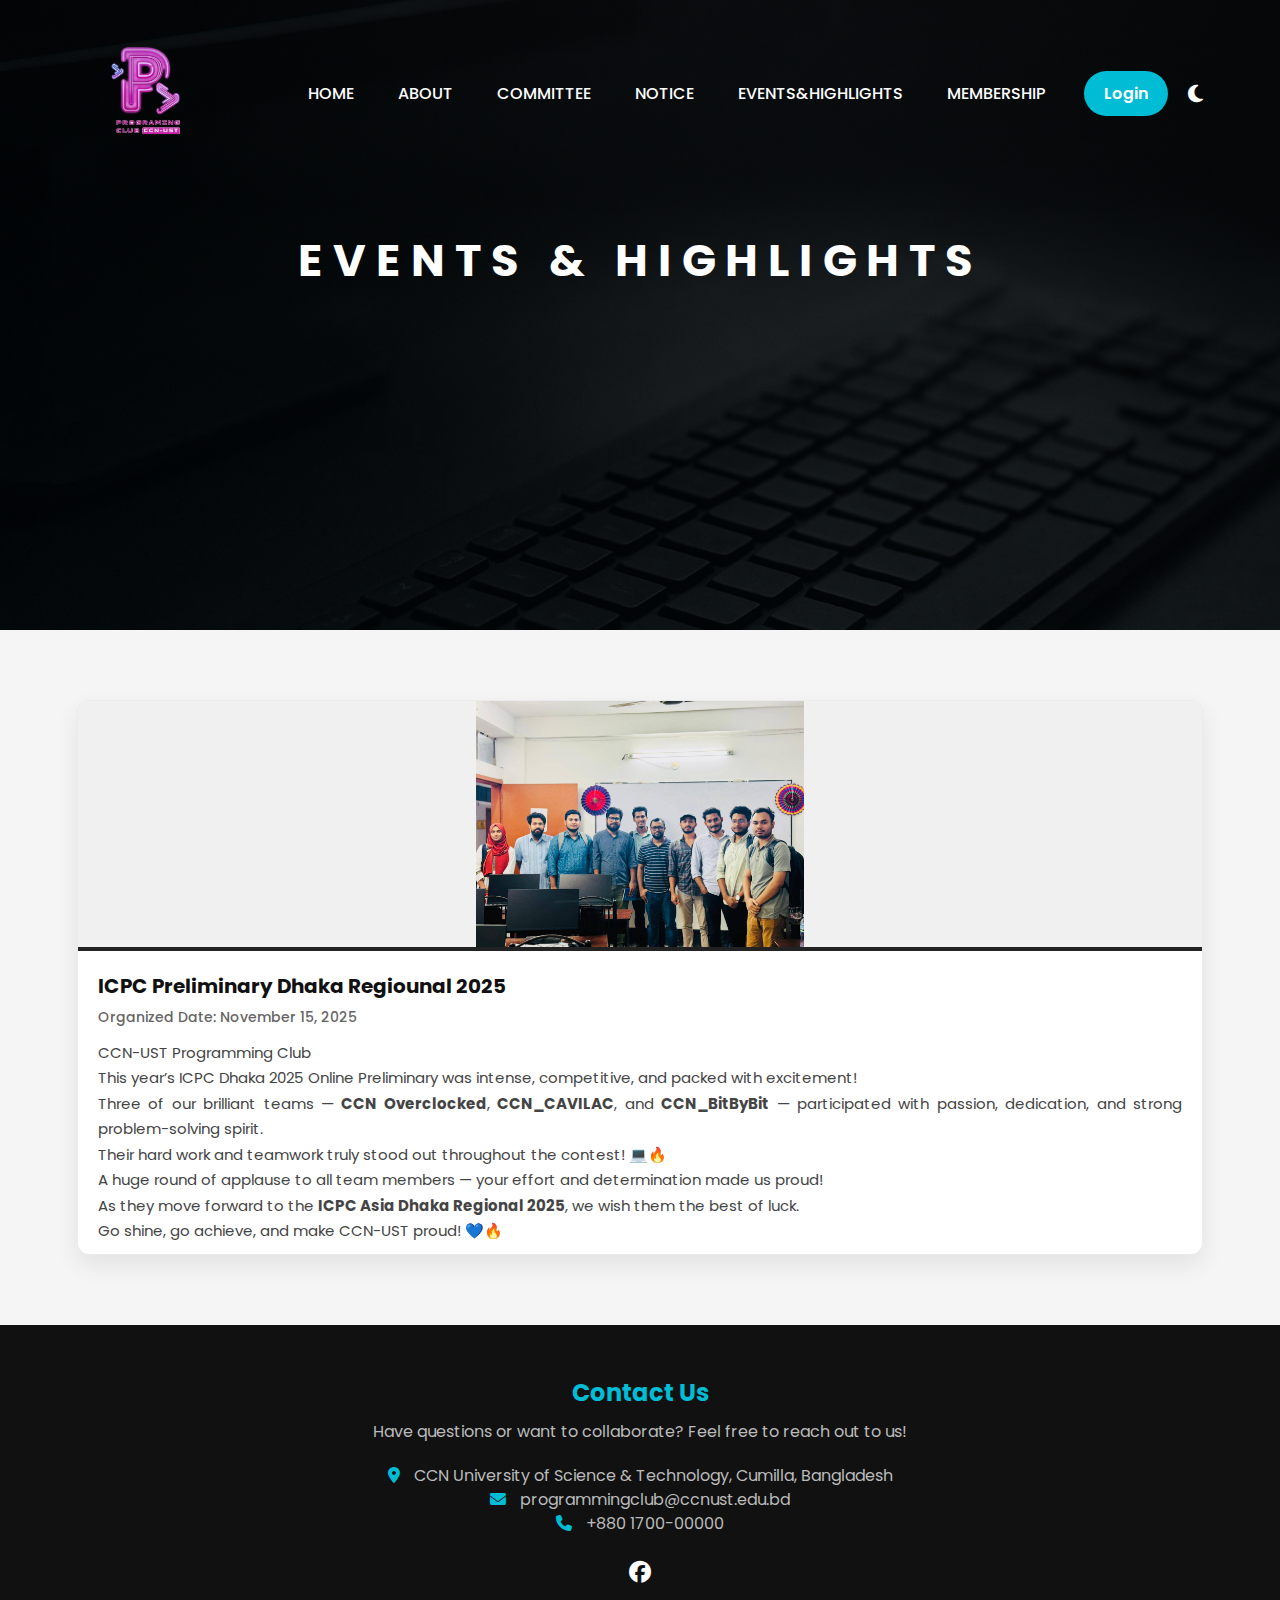
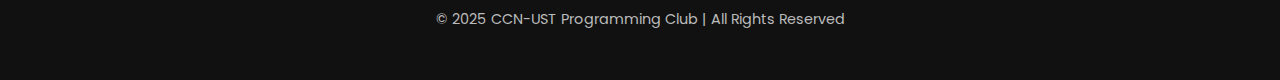
<file: events-programming.html>
<!DOCTYPE html>
<html lang="en">

<head>
    <meta charset="UTF-8" />
    <meta name="viewport" content="width=device-width, initial-scale=1.0" />
    <title>CCN-UST Programming Club</title>
    <link rel="stylesheet" href="style.css" />
    <link rel="preconnect" href="https://fonts.googleapis.com" />
    <link rel="preconnect" href="https://fonts.gstatic.com" crossorigin />
    <link href="https://fonts.googleapis.com/css2?family=Poppins:wght@300;400;600;700&display=swap" rel="stylesheet" />
    <link rel="stylesheet" href="https://cdnjs.cloudflare.com/ajax/libs/font-awesome/6.6.0/css/all.min.css" />
</head>

<body>
    <!-- ===== HEADER ===== -->
    <header class="sub-header-notice">
        <nav>
            <a href="" class="logo">
                <img src="Programming-image/programming-club-logo.png" alt="Club Logo" />
            </a>
            <div class="nav-links" id="navLinks">
                <i class="fa fa-times" onclick="hideMenu()"></i>
                <ul>
                    <li><a href="index-programming.html">HOME</a></li>
                    <li><a href="about-programming.html">ABOUT</a></li>
                    <li><a href="committee-programming.html">COMMITTEE</a></li>
                    <li><a href="notice-programming.html">NOTICE</a></li>
                    <li><a href="events-programming.html">EVENTS&HIGHLIGHTS</a></li>
                    <li><a href="membership-programming.html">MEMBERSHIP</a></li>
                    <a href="login-programming.html" class="club-login-btn">Login</a>
                </ul>
            </div>
            <i class="fa fa-bars" onclick="showMenu()"></i>
            <!-- Theme Toggle Button -->
            <div class="theme-toggle">
                <i class="fa-solid fa-sun" id="light-icon"></i>
                <i class="fa-solid fa-moon" id="dark-icon"></i>
            </div>
        </nav>
        <!-- ===== HERO SECTION ===== -->
        <section class="hero-about">
            <div class="container">
                <h1>EVENTS & HIGHLIGHTS</h1>

        </section>
    </header>

    <!-- ===== NEWSPAPER SECTION ===== -->
    <section class="newspaper-section">
        <div class="news-container">

            <!-- News Block 1 -->
            <article class="news-card">
                <img src="Programming-image/ICPC-preliminar.jpg" alt="Event Image" />
                <h2>ICPC Preliminary Dhaka Regiounal 2025</h2>
                <p class="date">Organized Date: November 15, 2025</p>
                <p>
                    CCN-UST Programming Club<br>
                    This year’s ICPC Dhaka 2025 Online Preliminary was intense, competitive, and packed with
                    excitement!<br>
                    Three of our brilliant teams — <b>CCN Overclocked</b>, <b>CCN_CAVILAC</b>, and <b>CCN_BitByBit</b> —
                    participated with passion, dedication, and strong problem-solving spirit.<br>
                    Their hard work and teamwork truly stood out throughout the contest! 💻🔥<br>
                    A huge round of applause to all team members — your effort and determination made us proud!<br>
                    As they move forward to the <b>ICPC Asia Dhaka Regional 2025</b>, we wish them the best of luck.<br>
                    Go shine, go achieve, and make CCN-UST proud! 💙🔥
                </p>
            </article>

        </div>
    </section>

    <!-- =================== FOOTER ===== -->
    <footer class="footer">
        <h4>Contact Us</h4>
        <p>Have questions or want to collaborate? Feel free to reach out to us!</p>

        <div class="contact-info">
            <p><i class="fa-solid fa-location-dot"></i> CCN University of Science & Technology, Cumilla, Bangladesh</p>
            <p><i class="fa-solid fa-envelope"></i> programmingclub@ccnust.edu.bd</p>
            <p><i class="fa-solid fa-phone"></i> +880 1700-00000</p>
        </div>

        <div class="icons">
            <a href="https://www.facebook.com/computerclub.ccnust" target="_blank"><i
                    class="fa-brands fa-facebook"></i></a>

        </div>

        <p class="footer-bottom">
            © 2025 CCN-UST Programming Club | All Rights Reserved
        </p>
    </footer>

    <!-- ===== JS ===== -->
    <!-- ===== JS ===== -->
    <script>
        const navLinks = document.getElementById("navLinks");
        const lightIcon = document.getElementById("light-icon");
        const darkIcon = document.getElementById("dark-icon");
        const body = document.body;

        // ===== MOBILE MENU =====
        function showMenu() {
            navLinks.style.right = "0";
        }

        function hideMenu() {
            navLinks.style.right = "-200px";
        }

        // ===== THEME TOGGLE =====
        function updateIcons() {
            if (body.classList.contains("dark-mode")) {
                darkIcon.style.display = "none";
                lightIcon.style.display = "inline-block";
            } else {
                lightIcon.style.display = "none";
                darkIcon.style.display = "inline-block";
            }
        }

        // Check localStorage for theme
        if (localStorage.getItem("theme") === "dark") {
            body.classList.add("dark-mode");
        }

        updateIcons();

        lightIcon.addEventListener("click", () => {
            body.classList.remove("dark-mode");
            localStorage.setItem("theme", "light");
            updateIcons();
        });

        darkIcon.addEventListener("click", () => {
            body.classList.add("dark-mode");
            localStorage.setItem("theme", "dark");
            updateIcons();
        });
    </script>


</body>

</html>
</file>
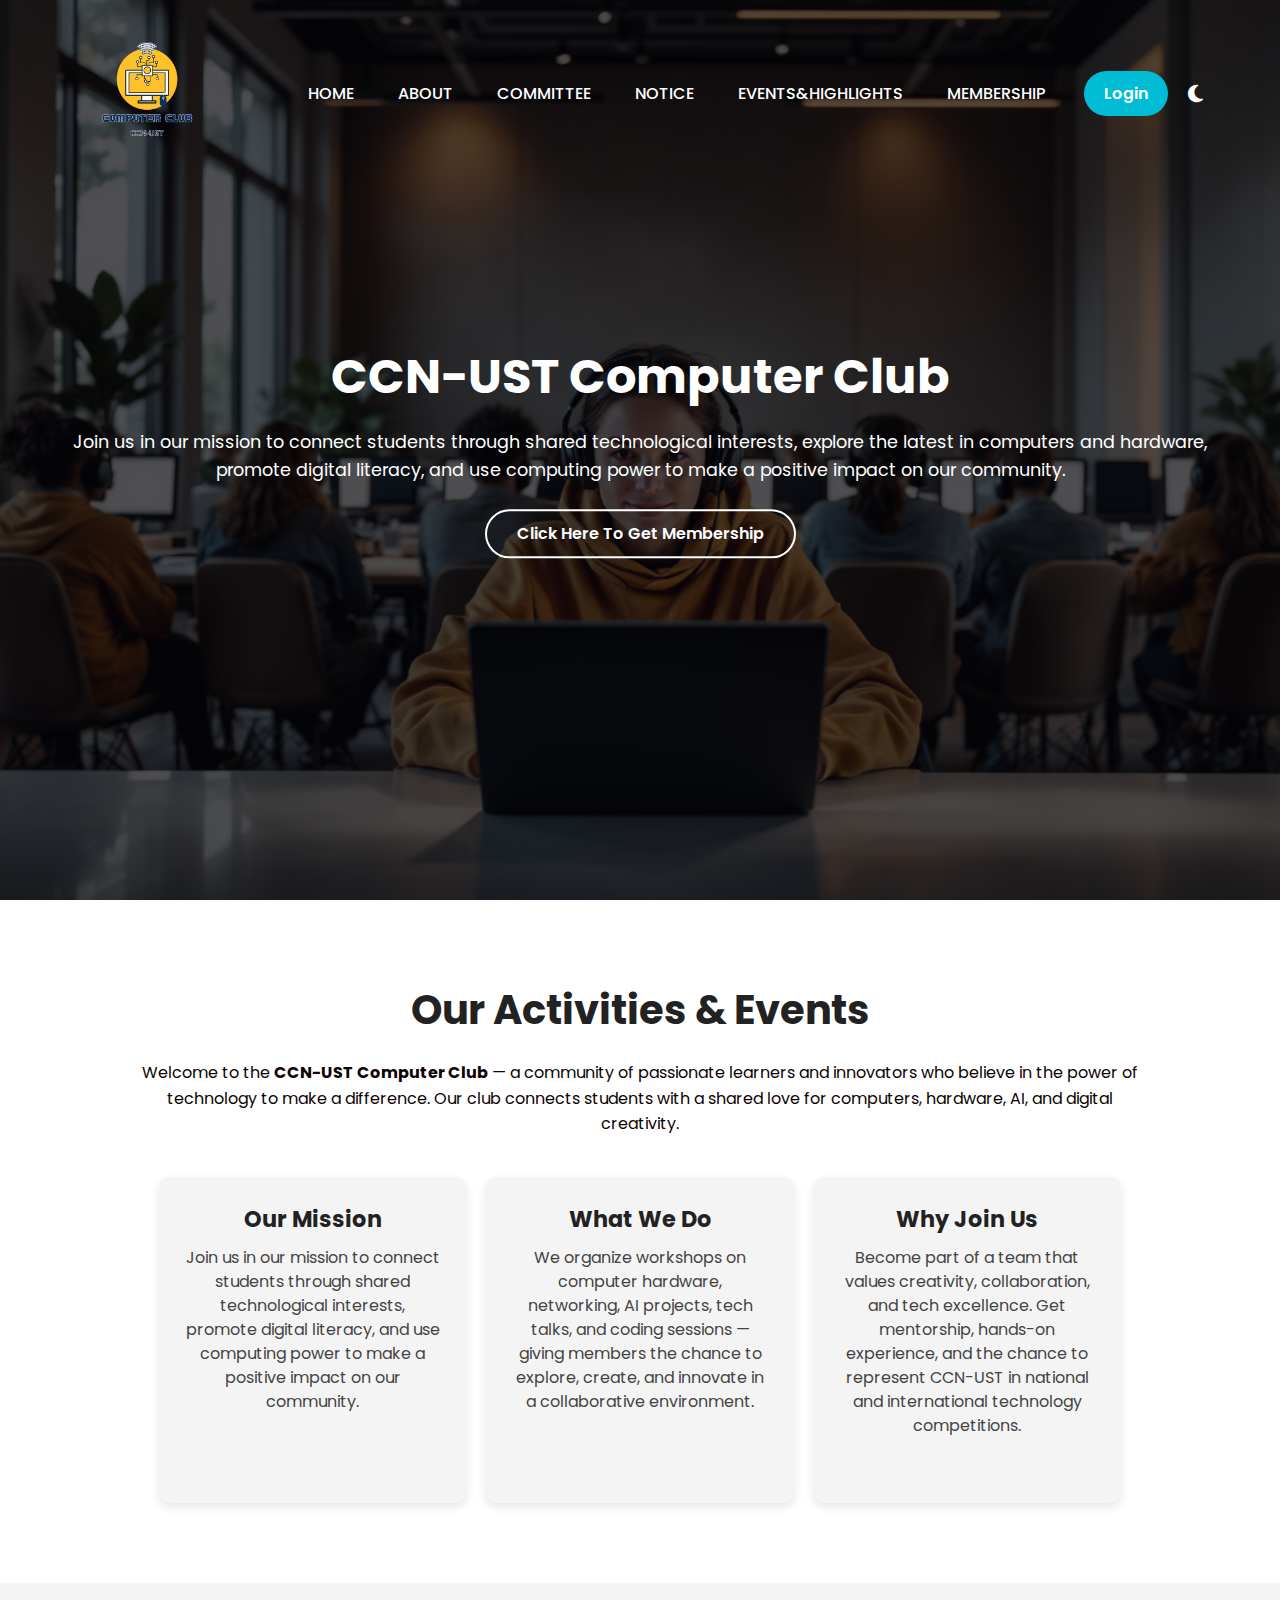
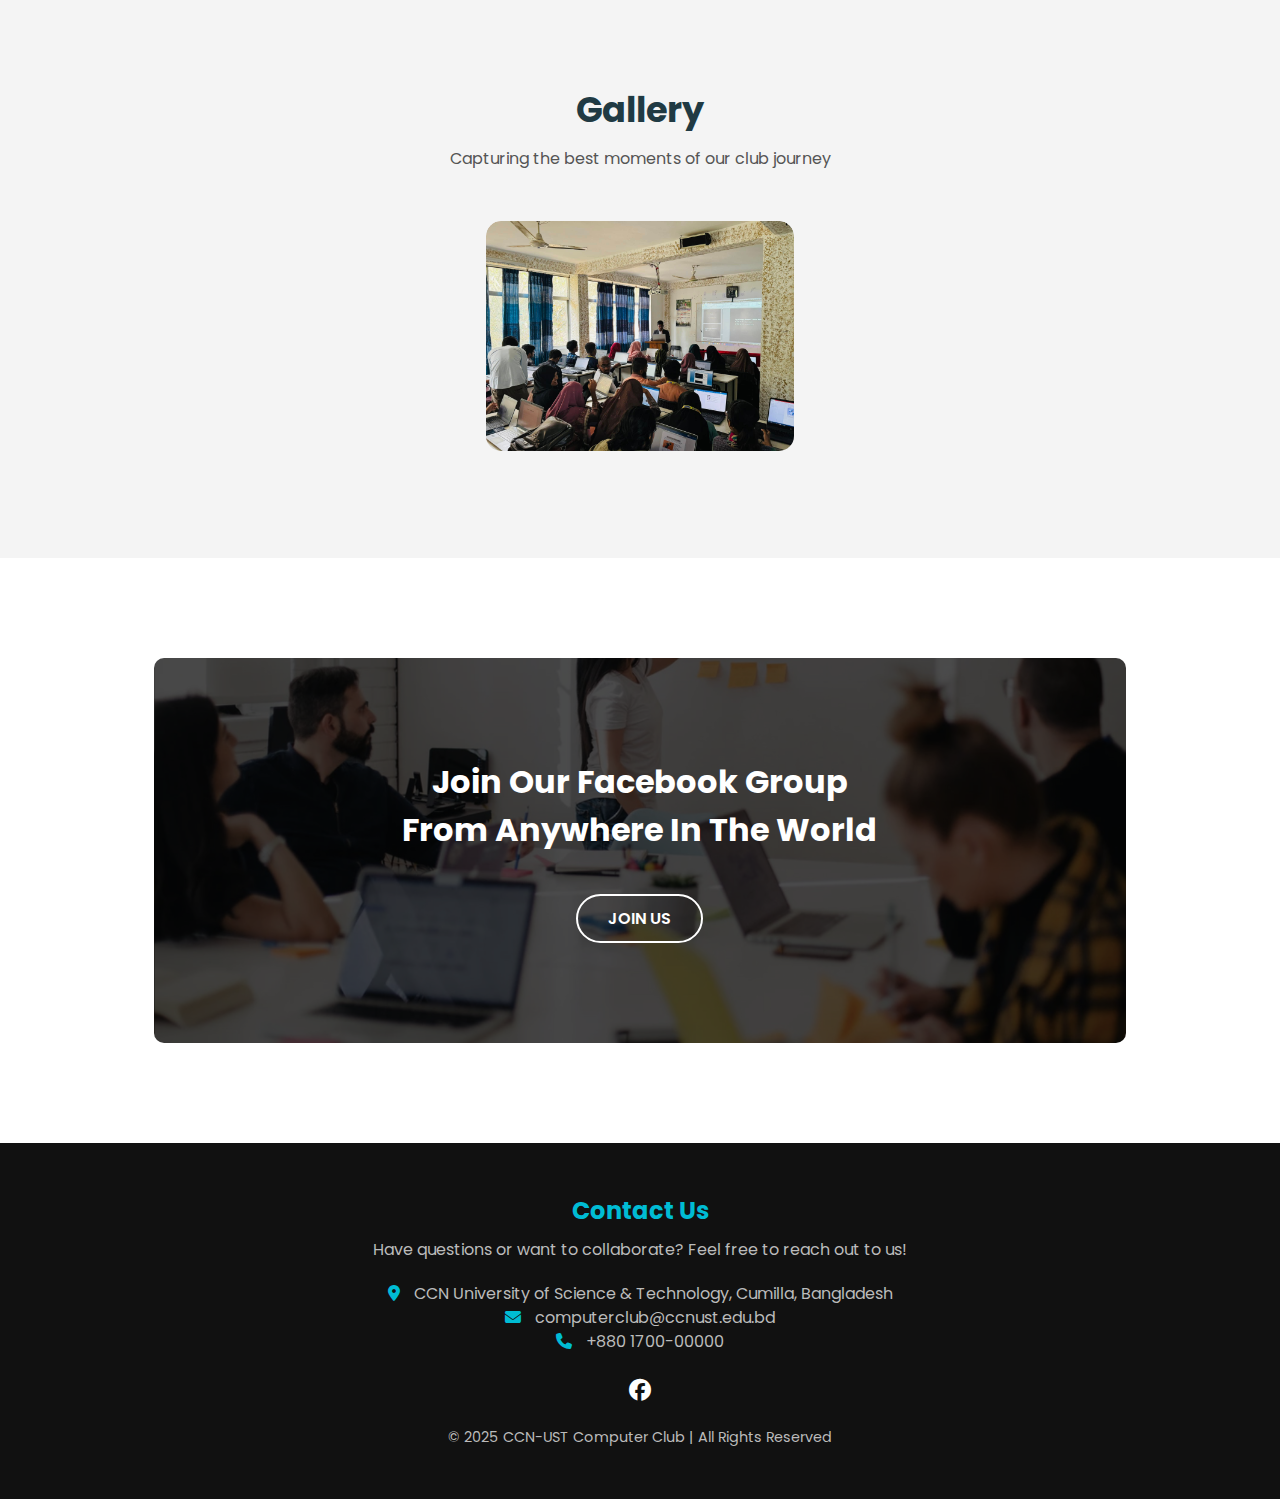
<file: index-computer.html>
<!DOCTYPE html>
<html lang="en">

<head>
    <meta charset="UTF-8" />
    <meta name="viewport" content="width=device-width, initial-scale=1.0" />
    <title>CCN-UST Computer Club</title>
    <link rel="stylesheet" href="style.css" />
    <link rel="preconnect" href="https://fonts.googleapis.com" />
    <link rel="preconnect" href="https://fonts.gstatic.com" crossorigin />
    <link href="https://fonts.googleapis.com/css2?family=Poppins:wght@300;400;600;700&display=swap" rel="stylesheet" />
    <link rel="stylesheet" href="https://cdnjs.cloudflare.com/ajax/libs/font-awesome/6.6.0/css/all.min.css" />
</head>

<body>
    <!-- ===== HEADER ===== -->
    <header class="header"
        style="background-image: linear-gradient(rgba(4, 4, 9, 0.7), rgba(4, 4, 9, 0.7)), url('Computer-image/Computer-Club.avif');">
        <nav>
            <a href="" class="logo">
                <img src="Computer-image/computer-logo.png" alt="Club Logo" />
            </a>
            <div class="nav-links" id="navLinks">
                <i class="fa fa-times" onclick="hideMenu()"></i>
                <ul>
                    <li><a href="index-computer.html">HOME</a></li>
                    <li><a href="about-computer.html">ABOUT</a></li>
                    <li><a href="committee-computer.html">COMMITTEE</a></li>
                    <li><a href="notice-computer.html">NOTICE</a></li>
                    <li><a href="events-computer.html">EVENTS&HIGHLIGHTS</a></li>
                    <li><a href="membership-computer.html">MEMBERSHIP</a></li>
                    <a href="login-computer.html" class="club-login-btn">Login</a>
                </ul>
            </div>
            <i class="fa fa-bars" onclick="showMenu()"></i>
            <!-- Theme Toggle Button -->
            <div class="theme-toggle">
                <i class="fa-solid fa-sun" id="light-icon"></i>
                <i class="fa-solid fa-moon" id="dark-icon"></i>
            </div>

        </nav>

        <div class="text-box">
            <h1>CCN-UST Computer Club</h1>
            <p>
                Join us in our mission to connect students through shared technological interests, explore the latest in
                computers and hardware, promote digital literacy, and use computing power to make a positive impact on
                our community.
            </p>
            <a href="membership-computer.html" class="hero-btn">Click Here To Get Membership</a>
        </div>
    </header>

    <!-- ===== ACTIVITIES ===== -->
   
<section class="computer-programmingClub">
    <h1>Our Activities & Events</h1>
    <p>
        Welcome to the <strong>CCN-UST Computer Club</strong> — a community
        of passionate learners and innovators who believe in the power of technology to
        make a difference. Our club connects students with a shared love for computers,
        hardware, AI, and digital creativity.
    </p>

    <div class="row">
        <div class="club-col">
            <h3>Our Mission</h3>
            <p>
                Join us in our mission to connect students through shared technological interests,
                promote digital literacy, and use computing power to make a positive impact on our community.
            </p>
        </div>

        <div class="club-col">
            <h3>What We Do</h3>
            <p>
                We organize workshops on computer hardware, networking, AI projects, tech talks,
                and coding sessions — giving members the chance to explore, create, and innovate
                in a collaborative environment.
            </p>
        </div>

        <div class="club-col">
            <h3>Why Join Us</h3>
            <p>
                Become part of a team that values creativity, collaboration, and tech excellence.
                Get mentorship, hands-on experience, and the chance to represent CCN-UST
                in national and international technology competitions.
            </p>
        </div>
    </div>
</section>

    <!-- ===== GALLERY ===== -->
    <section class="gallery">
        <h1>Gallery</h1>
        <p>Capturing the best moments of our club journey</p>

        <div class="row">
            <div class="gallery-col">
                <img src="Computer-image/workshop.jpg" alt="Workshop on Basic Computer" />
                <div class="layer">
                    <h3>Workshop on Basic Computer</h3>
                </div>
            </div>
        </div>
    </section>

    <!-- ===== CTA ===== -->
    <section class="cat">
        <h1>Join Our Facebook Group<br />From Anywhere In The World</h1>
        <a href="https://www.facebook.com/computerclub.ccnust" class="hero-btn">JOIN US</a>
    </section>

    <!-- ===== FOOTER ===== -->
    <footer class="footer">
        <h4>Contact Us</h4>
        <p>Have questions or want to collaborate? Feel free to reach out to us!</p>

        <div class="contact-info">
            <p><i class="fa-solid fa-location-dot"></i> CCN University of Science & Technology, Cumilla, Bangladesh</p>
            <p><i class="fa-solid fa-envelope"></i> computerclub@ccnust.edu.bd</p>
            <p><i class="fa-solid fa-phone"></i> +880 1700-00000</p>
        </div>

        <div class="icons">
            <a href="https://www.facebook.com/computerclub.ccnust" target="_blank"><i
                    class="fa-brands fa-facebook"></i></a>

        </div>

        <p class="footer-bottom">
            © 2025 CCN-UST Computer Club | All Rights Reserved
        </p>
    </footer>

    <!-- ===== JS ===== -->
    <script>
        const navLinks = document.getElementById("navLinks");
        const lightIcon = document.getElementById("light-icon");
        const darkIcon = document.getElementById("dark-icon");
        const body = document.body;

        // ===== MOBILE MENU =====
        function showMenu() {
            navLinks.style.right = "0";
        }

        function hideMenu() {
            navLinks.style.right = "-200px";
        }

        // ===== THEME TOGGLE =====
        // Check local storage to keep theme after reload
        if (localStorage.getItem("theme") === "dark") {
            body.classList.add("dark-mode");
        }

        // Toggle between light and dark mode
        lightIcon.addEventListener("click", () => {
            body.classList.remove("dark-mode");
            localStorage.setItem("theme", "light");
        });

        darkIcon.addEventListener("click", () => {
            body.classList.add("dark-mode");
            localStorage.setItem("theme", "dark");
        });
    </script>



</body>

</html>
</file>
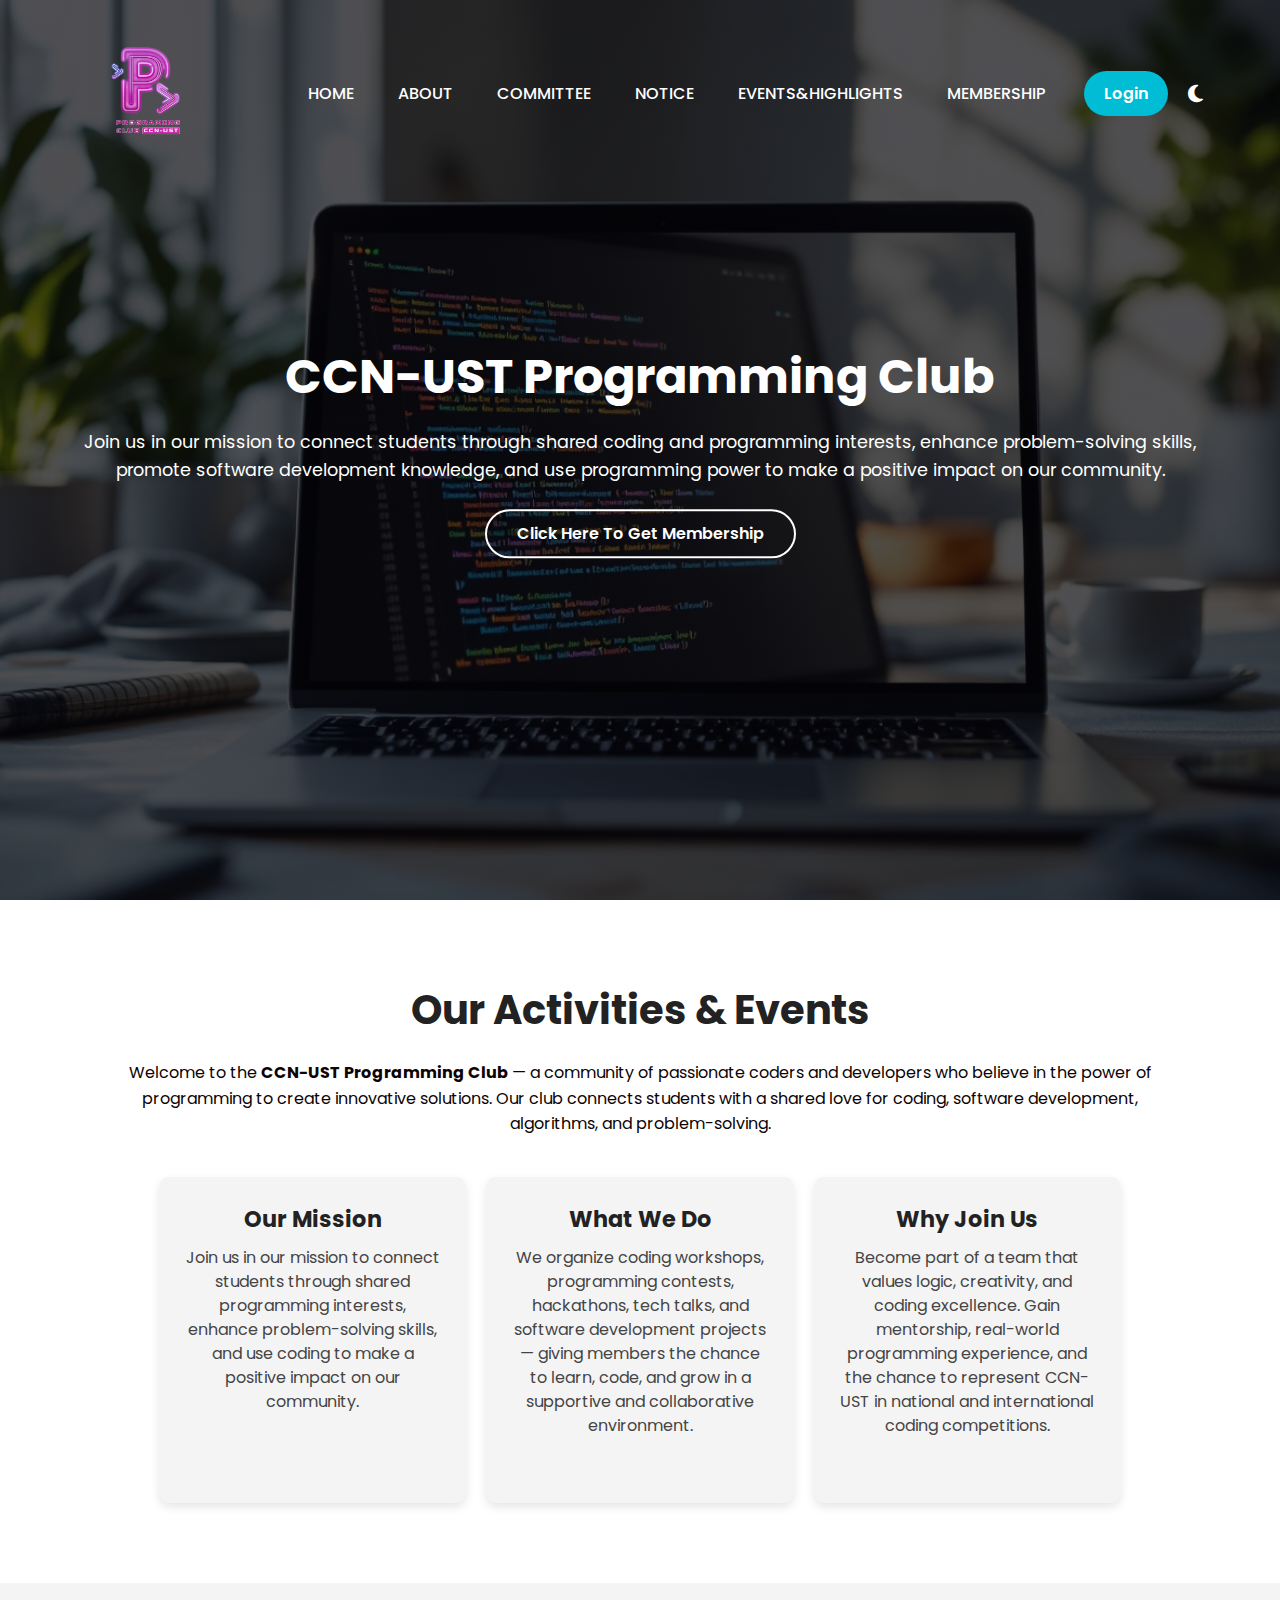
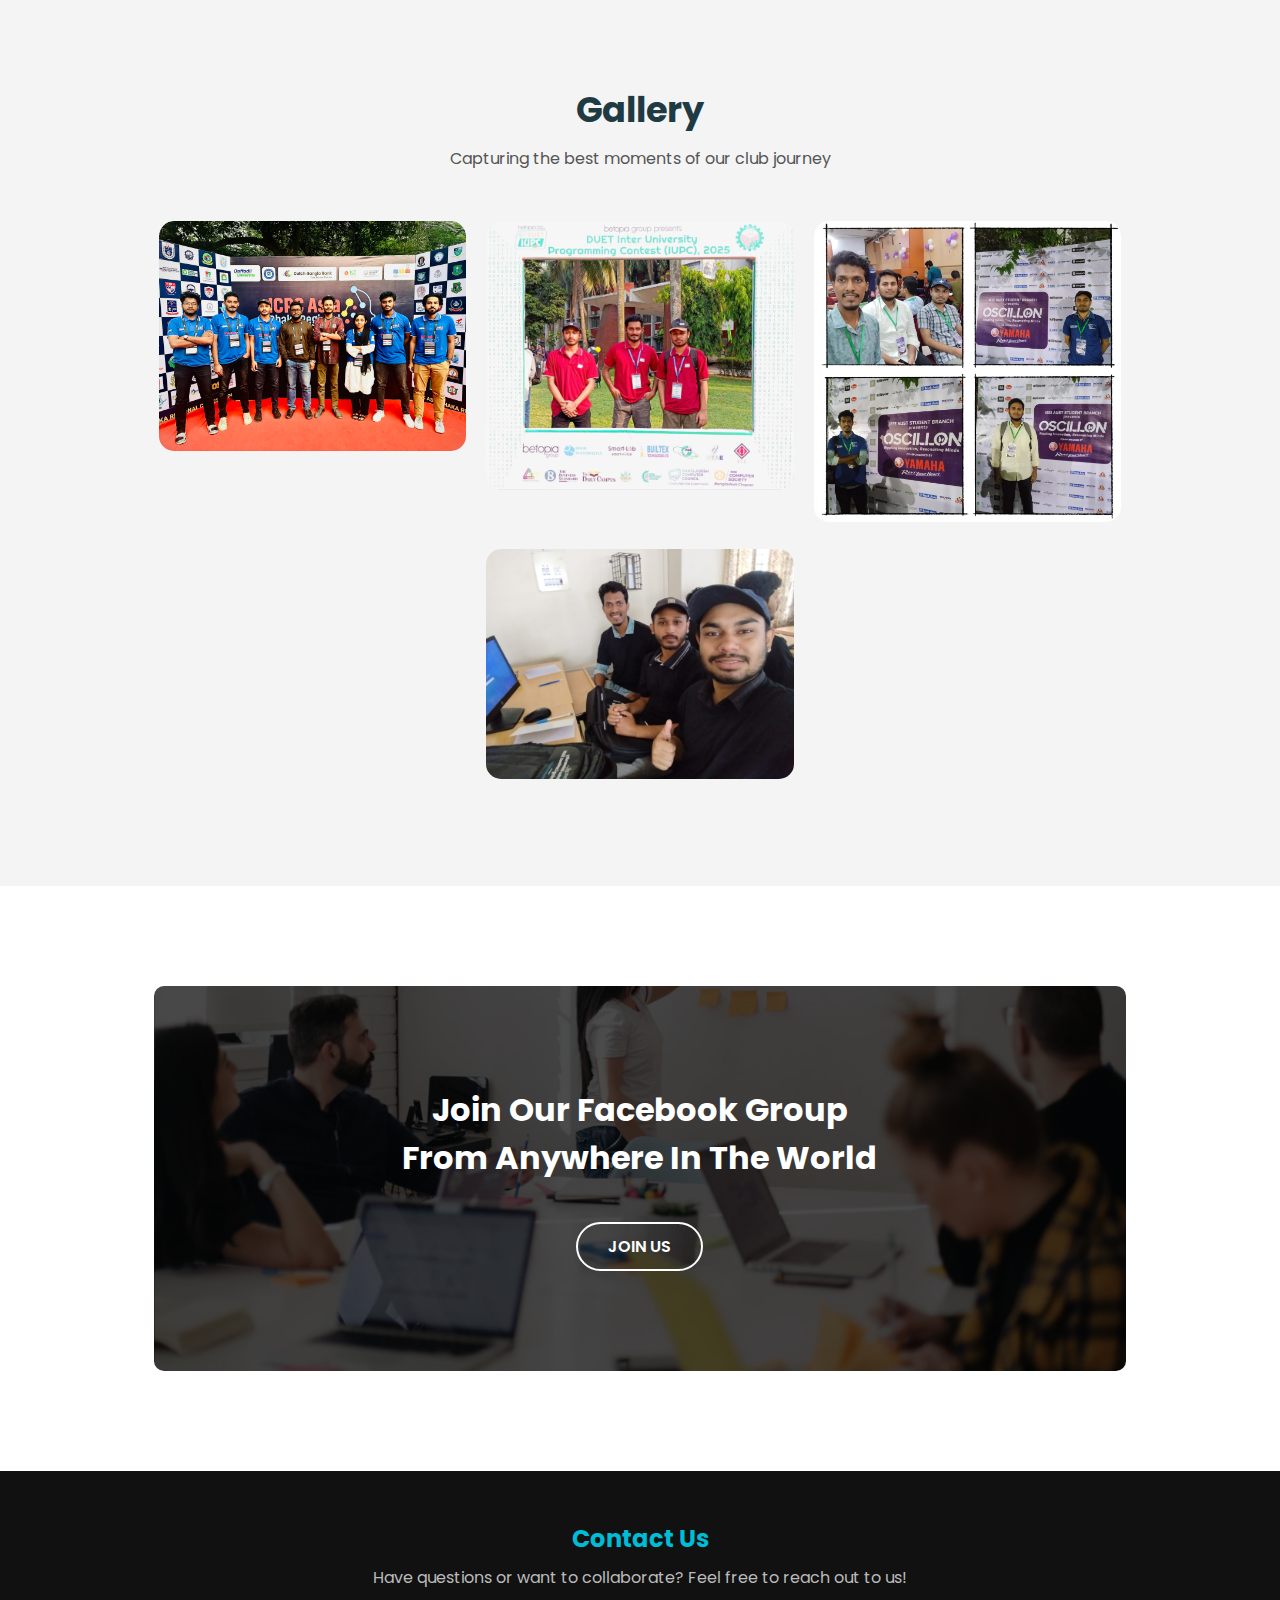
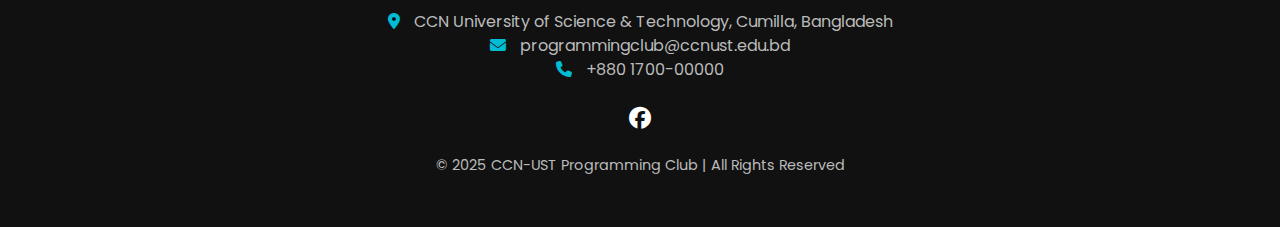
<file: index-programming.html>
<!DOCTYPE html>
<html lang="en">

<head>
    <meta charset="UTF-8" />
    <meta name="viewport" content="width=device-width, initial-scale=1.0" />
    <title>CCN-UST Programming Club</title>
    <link rel="stylesheet" href="style.css" />
    <link rel="preconnect" href="https://fonts.googleapis.com" />
    <link rel="preconnect" href="https://fonts.gstatic.com" crossorigin />
    <link href="https://fonts.googleapis.com/css2?family=Poppins:wght@300;400;600;700&display=swap" rel="stylesheet" />
    <link rel="stylesheet" href="https://cdnjs.cloudflare.com/ajax/libs/font-awesome/6.6.0/css/all.min.css" />
</head>

<body>
    <!-- ===== HEADER ===== -->
    <header class="header"
        style="background-image: linear-gradient(rgba(4, 4, 9, 0.7), rgba(4, 4, 9, 0.7)), url('Programming-image/programming-club.avif');">
        <nav>
            <a href="" class="logo">
                <img src="Programming-image/programming-club-logo.png" alt="Club Logo" />
            </a>
            <div class="nav-links" id="navLinks">
                <i class="fa fa-times" onclick="hideMenu()"></i>
                <ul>
                    <li><a href="index-programming.html">HOME</a></li>
                    <li><a href="about-programming.html">ABOUT</a></li>
                    <li><a href="committee-programming.html">COMMITTEE</a></li>
                    <li><a href="notice-programming.html">NOTICE</a></li>
                    <li><a href="events-programming.html">EVENTS&HIGHLIGHTS</a></li>
                    <li><a href="membership-programming.html">MEMBERSHIP</a></li>
                    <a href="login-programming.html" class="club-login-btn">Login</a>
                </ul>
            </div>
            <i class="fa fa-bars" onclick="showMenu()"></i>
            <!-- Theme Toggle Button -->
            <div class="theme-toggle">
                <i class="fa-solid fa-sun" id="light-icon"></i>
                <i class="fa-solid fa-moon" id="dark-icon"></i>
            </div>

        </nav>

        <div class="text-box">
            <h1>CCN-UST Programming Club</h1>
            <p>
                Join us in our mission to connect students through shared coding and programming interests, enhance
                problem-solving skills, promote software development knowledge, and use programming power to make a
                positive impact on our community.
            </p>
            <a href="membership-programming.html" class="hero-btn">Click Here To Get Membership</a>
        </div>
    </header>

    <!-- ===== ACTIVITIES ===== -->
    <!-- ===== PROGRAMMING CLUB ACTIVITIES ===== -->
    <section class="computer-programmingClub">
        <h1>Our Activities & Events</h1>
        <p>
            Welcome to the <strong>CCN-UST Programming Club</strong> — a community
            of passionate coders and developers who believe in the power of programming to
            create innovative solutions. Our club connects students with a shared love for coding,
            software development, algorithms, and problem-solving.
        </p>

        <div class="row">
            <div class="club-col">
                <h3>Our Mission</h3>
                <p>
                    Join us in our mission to connect students through shared programming interests,
                    enhance problem-solving skills, and use coding to make a positive impact on our community.
                </p>
            </div>

            <div class="club-col">
                <h3>What We Do</h3>
                <p>
                    We organize coding workshops, programming contests, hackathons, tech talks,
                    and software development projects — giving members the chance to learn, code,
                    and grow in a supportive and collaborative environment.
                </p>
            </div>

            <div class="club-col">
                <h3>Why Join Us</h3>
                <p>
                    Become part of a team that values logic, creativity, and coding excellence.
                    Gain mentorship, real-world programming experience, and the chance to represent
                    CCN-UST in national and international coding competitions.
                </p>
            </div>
        </div>
    </section>

    <!-- ===== GALLERY ===== -->
    <section class="gallery">
        <h1>Gallery</h1>
        <p>Capturing the best moments of our club journey</p>

        <div class="row">
            <div class="gallery-col">
                <img src="Programming-image/ccimage.jpg">
                <div class="layer">
                    <h3>ICPC Dhaka regional 2024</h3>
                </div>
            </div>

            <div class="gallery-col">
                <img src="Programming-image/ccimage3.jpeg">
                <div class="layer">
                    <h3>DUET Inter University Programming Contest (IUPC) 2025</h3>
                </div>
            </div>
            <div class="gallery-col">
                <img src="Programming-image/ccimage4.jpeg">
                <div class="layer">
                    <h3>OSCILLON Code Clash Presents By IEEE AUST STUDENT BRANCH 2025</h3>
                </div>
            </div>

            <!-- 👇 new second row starts here -->
            <div class="gallery-col">
                <img src="Programming-image/ccimage5.jpeg">
                <div class="layer">
                    <h3>CoU Regional (Chattogram) 2025</h3>
                </div>
            </div>
        </div>
    </section>

    <!-- ===== CTA ===== -->
    <section class="cat">
        <h1>Join Our Facebook Group<br />From Anywhere In The World</h1>
        <a href="https://www.facebook.com/profile.php?id=61569854825916" class="hero-btn">JOIN US</a>
    </section>

    <!-- ===== FOOTER ===== -->
    <footer class="footer">
        <h4>Contact Us</h4>
        <p>Have questions or want to collaborate? Feel free to reach out to us!</p>

        <div class="contact-info">
            <p><i class="fa-solid fa-location-dot"></i> CCN University of Science & Technology, Cumilla, Bangladesh</p>
            <p><i class="fa-solid fa-envelope"></i> programmingclub@ccnust.edu.bd</p>
            <p><i class="fa-solid fa-phone"></i> +880 1700-00000</p>
        </div>

        <div class="icons">
            <a href="https://www.facebook.com/profile.php?id=61569854825916" target="_blank"><i
                    class="fa-brands fa-facebook"></i></a>

        </div>

        <p class="footer-bottom">
            © 2025 CCN-UST Programming Club | All Rights Reserved
        </p>
    </footer>

    <!-- ===== JS ===== -->
    <script>
        const navLinks = document.getElementById("navLinks");
        const lightIcon = document.getElementById("light-icon");
        const darkIcon = document.getElementById("dark-icon");
        const body = document.body;

        // ===== MOBILE MENU =====
        function showMenu() {
            navLinks.style.right = "0";
        }

        function hideMenu() {
            navLinks.style.right = "-200px";
        }

        // ===== THEME TOGGLE =====
        // Check local storage to keep theme after reload
        if (localStorage.getItem("theme") === "dark") {
            body.classList.add("dark-mode");
        }

        // Toggle between light and dark mode
        lightIcon.addEventListener("click", () => {
            body.classList.remove("dark-mode");
            localStorage.setItem("theme", "light");
        });

        darkIcon.addEventListener("click", () => {
            body.classList.add("dark-mode");
            localStorage.setItem("theme", "dark");
        });
    </script>



</body>

</html>
</file>
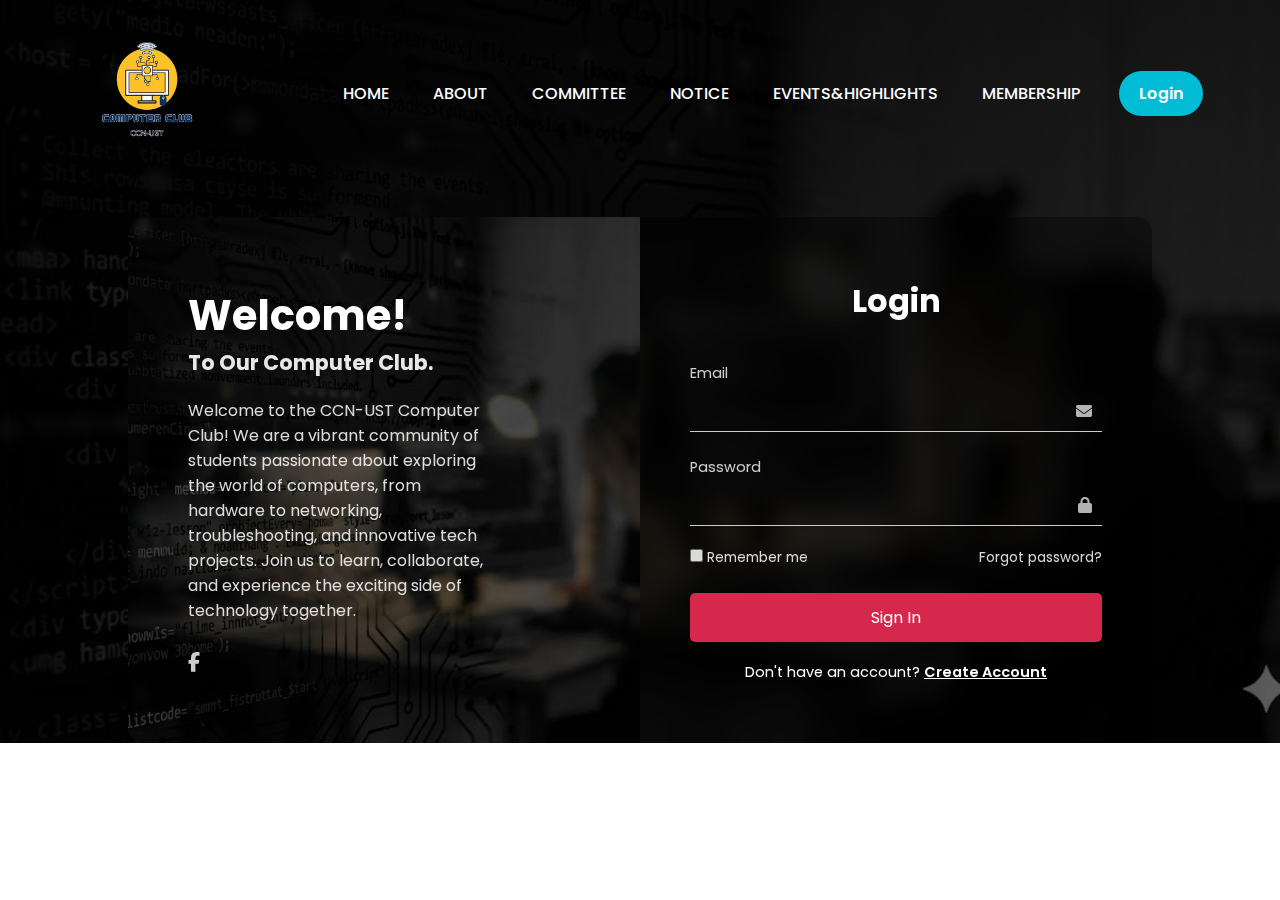
<file: login-computer.html>
<!DOCTYPE html>
<html lang="en">

<head>
    <meta charset="UTF-8">
    <meta name="viewport" content="width=device-width, initial-scale=1.0">
    <title>CCN-UST Computer Club | Login</title>
    <link rel="stylesheet" href="style.css">
    <link rel="preconnect" href="https://fonts.googleapis.com">
    <link rel="preconnect" href="https://fonts.gstatic.com" crossorigin>
    <link href="https://fonts.googleapis.com/css2?family=Poppins:wght@300;400;600;700&display=swap" rel="stylesheet">
    <link rel="stylesheet" href="https://cdnjs.cloudflare.com/ajax/libs/font-awesome/6.6.0/css/all.min.css">
</head>

<body>

    <!-- ===== HEADER ===== -->
    <header class="sub-header-login">
        <nav>
            <a href="" class="logo">
                <img src="Computer-image/computer-logo.png" alt="Club Logo" />
            </a>
            <div class="nav-links" id="navLinks">
                <i class="fa fa-times" onclick="hideMenu()"></i>
                <ul>
                    <li><a href="index-computer.html">HOME</a></li>
                    <li><a href="about-computer.html">ABOUT</a></li>
                    <li><a href="committee-computer.html">COMMITTEE</a></li>
                    <li><a href="notice-computer.html">NOTICE</a></li>
                    <li><a href="events-computer.html">EVENTS&HIGHLIGHTS</a></li>
                    <li><a href="membership-computer.html">MEMBERSHIP</a></li>
                    <a href="login-computer.html" class="club-login-btn">Login</a>
                </ul>
            </div>
            <i class="fa fa-bars" onclick="showMenu()"></i>
        </nav>

        <section class="lp-container">

            <!-- Left Section -->
            <div class="lp-left-box">
                <div class="lp-content">
                    <h1>Welcome!</h1>
                    <h3>To Our Computer Club.</h3>
                    <p>
                        Welcome to the CCN-UST Computer Club! We are a vibrant community of students passionate about
                        exploring the world of computers, from hardware to networking, troubleshooting, and innovative
                        tech projects. Join us to learn, collaborate, and experience the exciting side of technology
                        together.
                    </p>


                    <div class="lp-social">

                        <a href="https://www.facebook.com/computerclub.ccnust"><i class="fab fa-facebook-f"></i></a>

                    </div>
                </div>
            </div>

            <!-- Right Section -->
            <div class="lp-right-box">
                <h2>Login</h2>

                <div class="lp-input-box">
                    <label>Email</label>
                    <div class="lp-input-field">
                        <input type="email">
                        <i class="fa-solid fa-envelope"></i>
                    </div>
                </div>

                <div class="lp-input-box">
                    <label>Password</label>
                    <div class="lp-input-field">
                        <input type="password">
                        <i class="fa-solid fa-lock"></i>
                    </div>
                </div>

                <div class="lp-options">
                    <label><input type="checkbox"> Remember me</label>
                    <a href="#">Forgot password?</a>
                </div>

                <button class="lp-btn">Sign In</button>

                <p class="lp-signup">Don't have an account? <a href="#">Create Account</a></p>
            </div>

        </section>


    </header>


    <script>
        var navLinks = document.getElementById("navLinks");

        function showMenu() {
            navLinks.style.right = "0";
        }

        function hideMenu() {
            navLinks.style.right = "-200px";
        }
    </script>
</body>

</html>
</file>
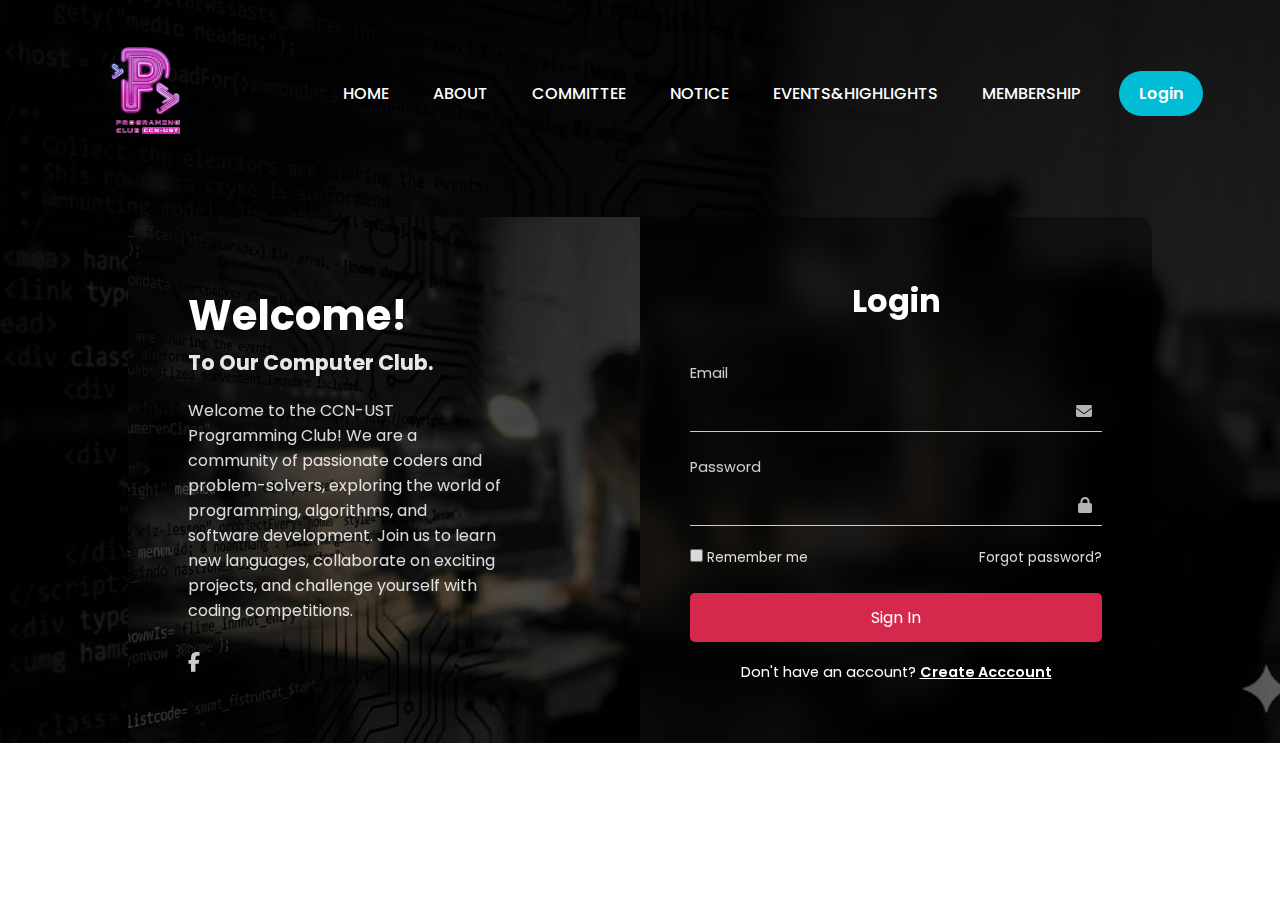
<file: login-programming.html>
<!DOCTYPE html>
<html lang="en">

<head>
    <meta charset="UTF-8">
    <meta name="viewport" content="width=device-width, initial-scale=1.0">
    <title>CCN-UST Programming Club | Login</title>
    <link rel="stylesheet" href="style.css">
    <link rel="preconnect" href="https://fonts.googleapis.com">
    <link rel="preconnect" href="https://fonts.gstatic.com" crossorigin>
    <link href="https://fonts.googleapis.com/css2?family=Poppins:wght@300;400;600;700&display=swap" rel="stylesheet">
    <link rel="stylesheet" href="https://cdnjs.cloudflare.com/ajax/libs/font-awesome/6.6.0/css/all.min.css">
</head>

<body>

    <!-- ===== HEADER ===== -->
    <header class="sub-header-login">
        <nav>
            <a href="" class="logo">
                <img src="Programming-image/programming-club-logo.png" alt="Club Logo" />
            </a>
            <div class="nav-links" id="navLinks">
                <i class="fa fa-times" onclick="hideMenu()"></i>
                <ul>
                    <li><a href="index-programming.html">HOME</a></li>
                    <li><a href="about-programming.html">ABOUT</a></li>
                    <li><a href="committee-programming.html">COMMITTEE</a></li>
                    <li><a href="notice-programming.html">NOTICE</a></li>
                    <li><a href="events-programming.html">EVENTS&HIGHLIGHTS</a></li>
                    <li><a href="membership-programming.html">MEMBERSHIP</a></li>
                    <a href="login-programming.html" class="club-login-btn">Login</a>
                </ul>
            </div>
            <i class="fa fa-bars" onclick="showMenu()"></i>
        </nav>

        <section class="lp-container">

            <!-- Left Section -->
            <div class="lp-left-box">
                <div class="lp-content">
                    <h1>Welcome!</h1>
                    <h3>To Our Computer Club.</h3>
                    <p>
                        Welcome to the CCN-UST Programming Club! We are a community of passionate coders and
                        problem-solvers, exploring the world of programming, algorithms, and software development. Join
                        us to learn new languages, collaborate on exciting projects, and challenge yourself with coding
                        competitions.
                    </p>



                    <div class="lp-social">

                        <a href="https://www.facebook.com/profile.php?id=61569854825916"><i
                                class="fab fa-facebook-f"></i></a>

                    </div>
                </div>
            </div>

            <!-- Right Section -->
            <div class="lp-right-box">
                <h2>Login</h2>

                <div class="lp-input-box">
                    <label>Email</label>
                    <div class="lp-input-field">
                        <input type="email">
                        <i class="fa-solid fa-envelope"></i>
                    </div>
                </div>

                <div class="lp-input-box">
                    <label>Password</label>
                    <div class="lp-input-field">
                        <input type="password">
                        <i class="fa-solid fa-lock"></i>
                    </div>
                </div>

                <div class="lp-options">
                    <label><input type="checkbox"> Remember me</label>
                    <a href="#">Forgot password?</a>
                </div>

                <button class="lp-btn">Sign In</button>

                <p class="lp-signup">Don't have an account? <a href="#">Create Acccount</a></p>
            </div>

        </section>


    </header>


    <script>
        var navLinks = document.getElementById("navLinks");

        function showMenu() {
            navLinks.style.right = "0";
        }

        function hideMenu() {
            navLinks.style.right = "-200px";
        }
    </script>
</body>

</html>
</file>
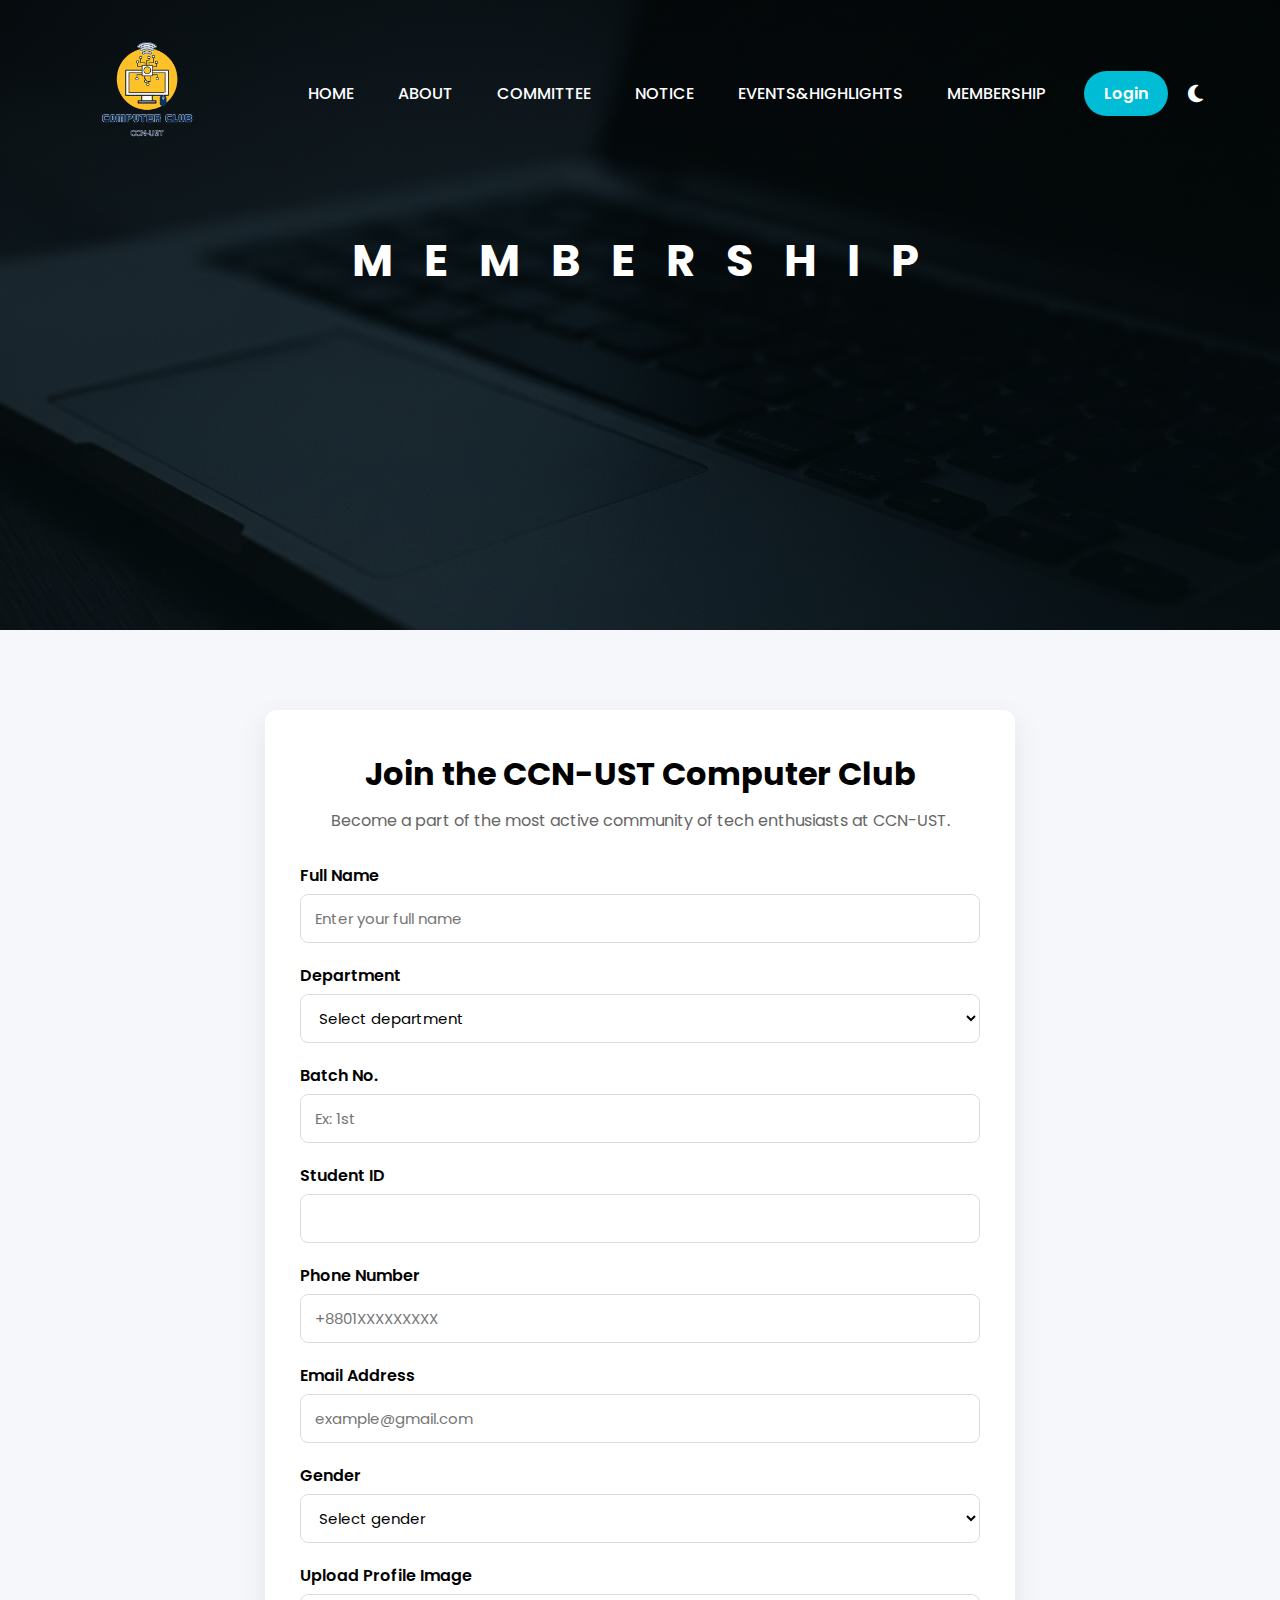
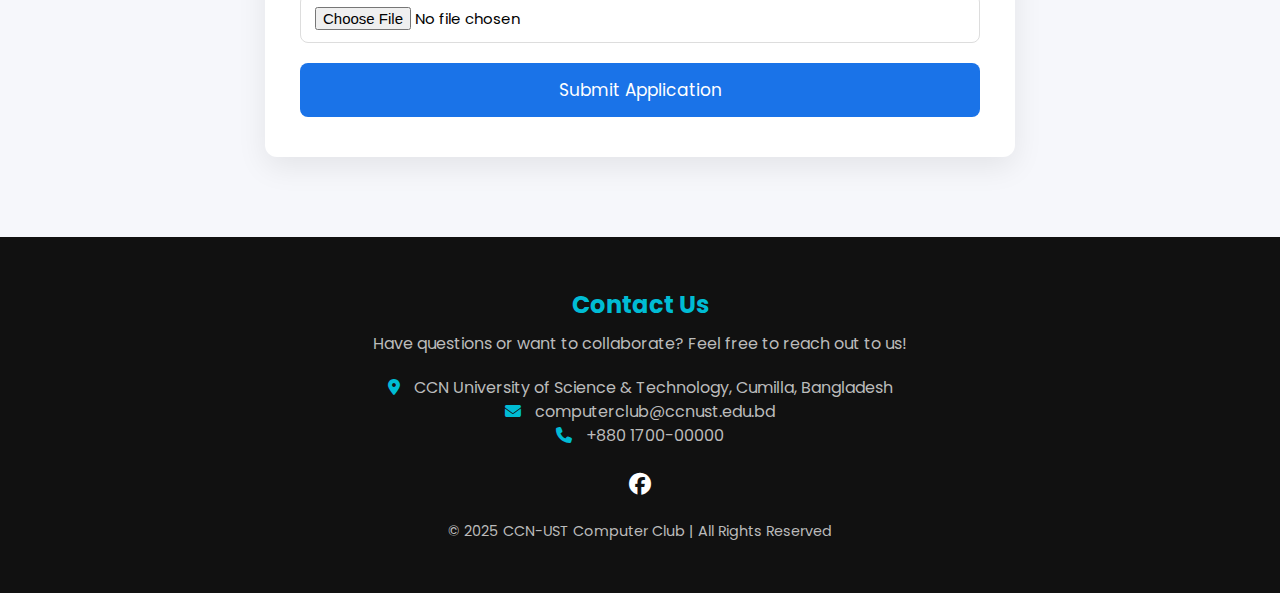
<file: membership-computer.html>
<!DOCTYPE html>
<html lang="en">

<head>
    <meta charset="UTF-8" />
    <meta name="viewport" content="width=device-width, initial-scale=1.0" />
    <title>CCN-UST Computer Club</title>
    <link rel="stylesheet" href="style.css" />
    <link rel="preconnect" href="https://fonts.googleapis.com" />
    <link rel="preconnect" href="https://fonts.gstatic.com" crossorigin />
    <link href="https://fonts.googleapis.com/css2?family=Poppins:wght@300;400;600;700&display=swap" rel="stylesheet" />
    <link rel="stylesheet" href="https://cdnjs.cloudflare.com/ajax/libs/font-awesome/6.6.0/css/all.min.css" />
</head>

<body>
    <!-- ===== HEADER ===== -->
    <header class="sub-header-membership">
        <nav>
            <a href="" class="logo">
                <img src="Computer-image/computer-logo.png" alt="Club Logo" />
            </a>
            <div class="nav-links" id="navLinks">
                <i class="fa fa-times" onclick="hideMenu()"></i>
                <ul>
                    <li><a href="index-computer.html">HOME</a></li>
                    <li><a href="about-computer.html">ABOUT</a></li>
                    <li><a href="committee-computer.html">COMMITTEE</a></li>
                    <li><a href="notice-computer.html">NOTICE</a></li>
                    <li><a href="events-computer.html">EVENTS&HIGHLIGHTS</a></li>
                    <li><a href="membership-computer.html">MEMBERSHIP</a></li>
                    <a href="login-computer.html" class="club-login-btn">Login</a>
                </ul>
            </div>
            <i class="fa fa-bars" onclick="showMenu()"></i>
            <!-- Theme Toggle Button -->
            <div class="theme-toggle">
                <i class="fa-solid fa-sun" id="light-icon"></i>
                <i class="fa-solid fa-moon" id="dark-icon"></i>
            </div>
        </nav>
        <!-- ===== HERO SECTION ===== -->
        <section class="hero-about">
            <div class="container">
                <h1>M&nbsp;E&nbsp;M&nbsp;B&nbsp;E&nbsp;R&nbsp;S&nbsp;H&nbsp;I&nbsp;P</h1>
            </div>
        </section>
    </header>

<!-- ===== MEMBERSHIP FORM SECTION ===== -->
<section class="membership-section">
    <div class="membership-container">
        <h2>Join the CCN-UST Computer Club</h2>
        <p class="membership-subtitle">
            Become a part of the most active community of tech enthusiasts at CCN-UST.
        </p>

        <form class="membership-form">
            <!-- Full Name -->
            <div class="form-group">
                <label>Full Name</label>
                <input type="text" placeholder="Enter your full name" required />
            </div>
 
             <!-- Department -->
            <div class="form-group">
                <label>Department</label>
                <select required>
                    <option value="" disabled selected>Select department</option>
                    <option>CSE</option>
                    <option>EEE</option>
                    <option>Civil</option>
                    <option>BBA</option>
                    <option>English</option>
                    <option>Other</option>
                </select>
            </div>

             <!-- Batch No. -->
            <div class="form-group">
                <label>Batch No.</label>
                <input type="text" placeholder="Ex: 1st" required />
            </div>

            <!-- Student ID -->
            <div class="form-group">
                <label>Student ID</label>
                <input type="text"/>
            </div>

            <!-- Phone -->
            <div class="form-group">
                <label>Phone Number</label>
                <input type="text" placeholder="+8801XXXXXXXXX" required />
            </div>

            <!-- Email -->
            <div class="form-group">
                <label>Email Address</label>
                <input type="email" placeholder="example@gmail.com" required />
            </div>

            <!-- Gender -->
            <div class="form-group">
                <label>Gender</label>
                <select required>
                    <option value="" disabled selected>Select gender</option>
                    <option>Male</option>
                    <option>Female</option>
                    <option>Other</option>
                </select>
            </div>

              <div class="form-group">
                <label>Upload Profile Image</label>
                <input type="file" name="profileImage" accept="image/*" />
            </div>

            <!-- Submit -->
            <button type="submit" class="membership-btn">Submit Application</button>
        </form>
    </div>
</section>


    <!-- =================== FOOTER ===== -->
    <footer class="footer">
        <h4>Contact Us</h4>
        <p>Have questions or want to collaborate? Feel free to reach out to us!</p>

        <div class="contact-info">
            <p><i class="fa-solid fa-location-dot"></i> CCN University of Science & Technology, Cumilla, Bangladesh</p>
            <p><i class="fa-solid fa-envelope"></i> computerclub@ccnust.edu.bd</p>
            <p><i class="fa-solid fa-phone"></i> +880 1700-00000</p>
        </div>

        <div class="icons">
            <a href="https://www.facebook.com/computerclub.ccnust" target="_blank"><i
                    class="fa-brands fa-facebook"></i></a>

        </div>

        <p class="footer-bottom">
            © 2025 CCN-UST Computer Club | All Rights Reserved
        </p>
    </footer>

    <!-- ===== JS ===== -->
    <!-- ===== JS ===== -->
    <script>
        const navLinks = document.getElementById("navLinks");
        const lightIcon = document.getElementById("light-icon");
        const darkIcon = document.getElementById("dark-icon");
        const body = document.body;

        // ===== MOBILE MENU =====
        function showMenu() {
            navLinks.style.right = "0";
        }

        function hideMenu() {
            navLinks.style.right = "-200px";
        }

        // ===== THEME TOGGLE =====
        function updateIcons() {
            if (body.classList.contains("dark-mode")) {
                darkIcon.style.display = "none";
                lightIcon.style.display = "inline-block";
            } else {
                lightIcon.style.display = "none";
                darkIcon.style.display = "inline-block";
            }
        }

        // Check localStorage for theme
        if (localStorage.getItem("theme") === "dark") {
            body.classList.add("dark-mode");
        }

        updateIcons();

        lightIcon.addEventListener("click", () => {
            body.classList.remove("dark-mode");
            localStorage.setItem("theme", "light");
            updateIcons();
        });

        darkIcon.addEventListener("click", () => {
            body.classList.add("dark-mode");
            localStorage.setItem("theme", "dark");
            updateIcons();
        });
    </script>


</body>

</html>
</file>
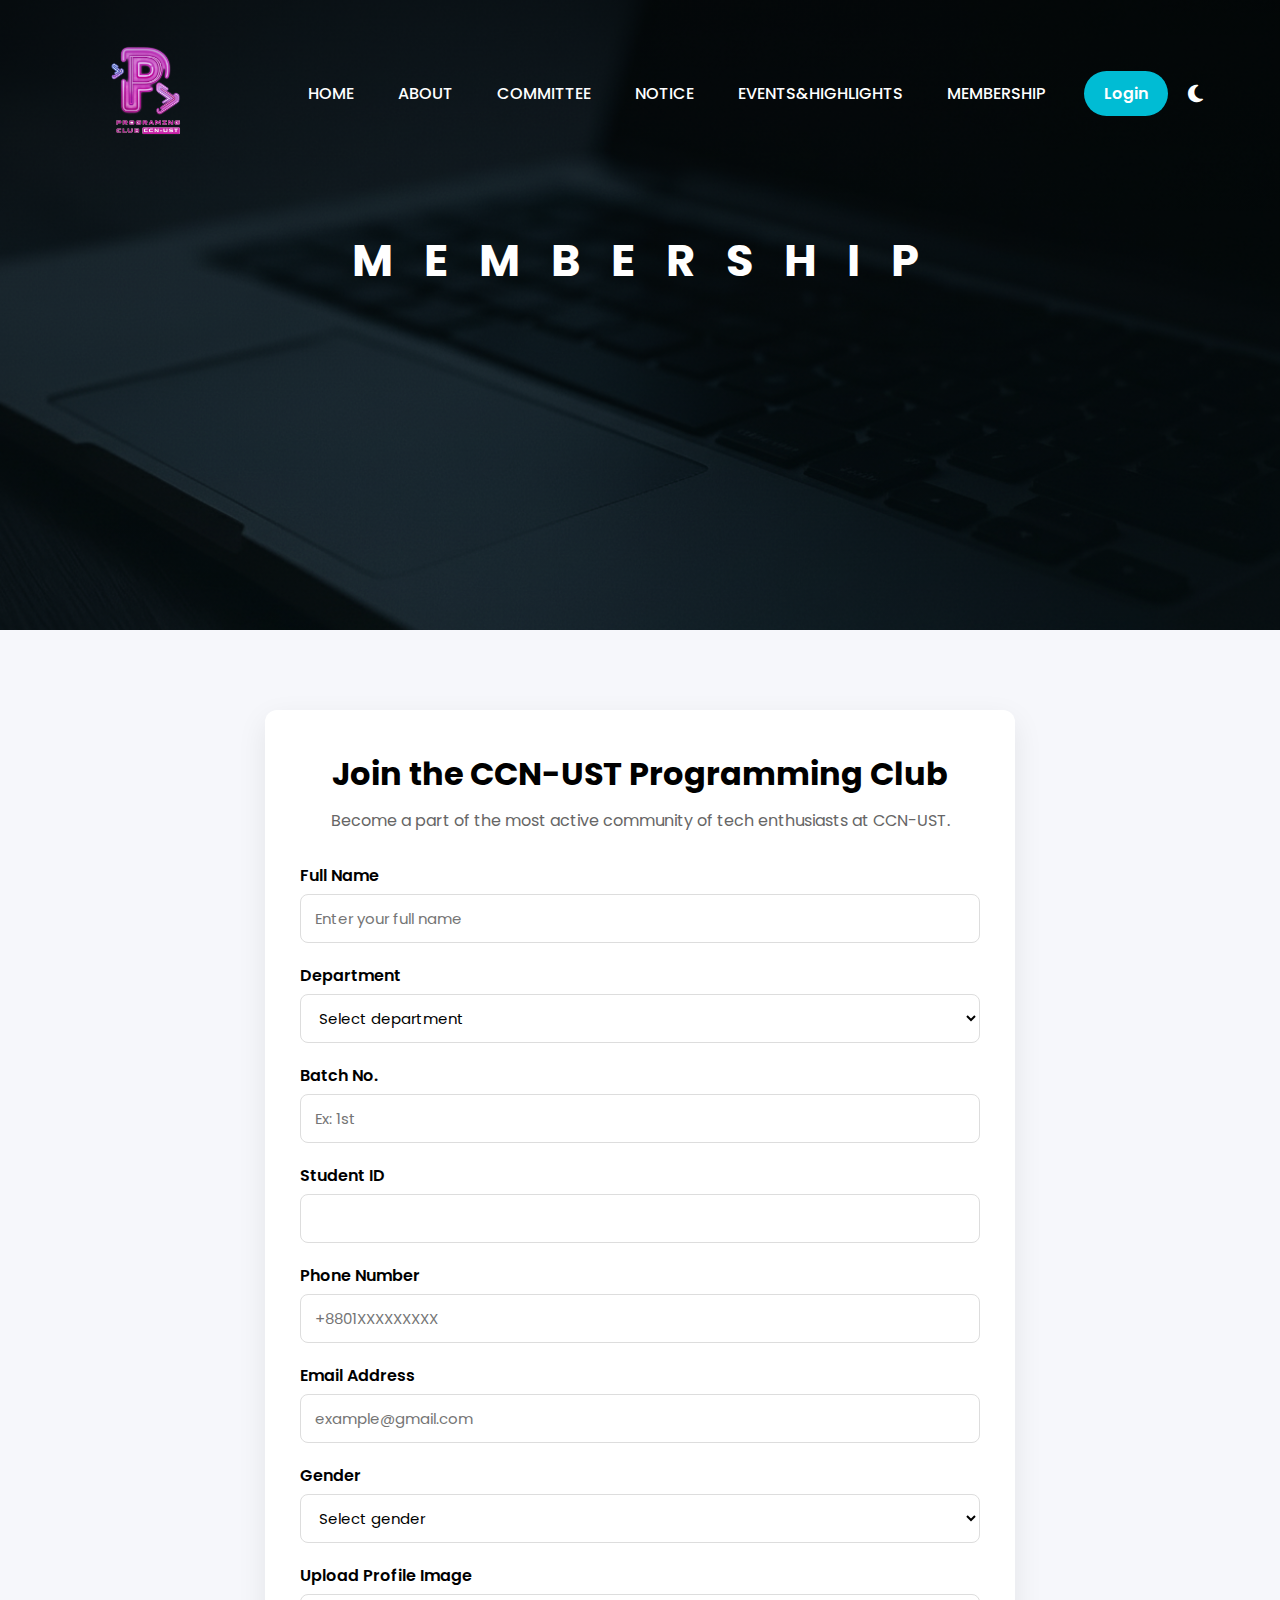
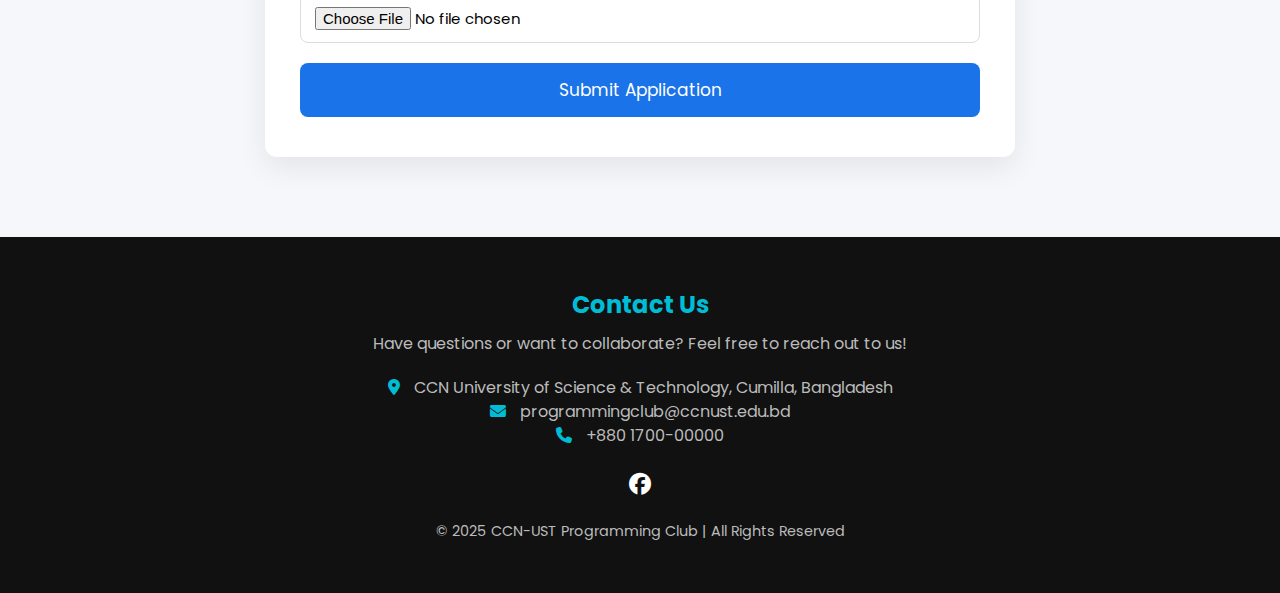
<file: membership-programming.html>
<!DOCTYPE html>
<html lang="en">

<head>
    <meta charset="UTF-8" />
    <meta name="viewport" content="width=device-width, initial-scale=1.0" />
    <title>CCN-UST Programming Club</title>
    <link rel="stylesheet" href="style.css" />
    <link rel="preconnect" href="https://fonts.googleapis.com" />
    <link rel="preconnect" href="https://fonts.gstatic.com" crossorigin />
    <link href="https://fonts.googleapis.com/css2?family=Poppins:wght@300;400;600;700&display=swap" rel="stylesheet" />
    <link rel="stylesheet" href="https://cdnjs.cloudflare.com/ajax/libs/font-awesome/6.6.0/css/all.min.css" />
</head>

<body>
    <!-- ===== HEADER ===== -->
    <header class="sub-header-membership">
        <nav>
            <a href="" class="logo">
                <img src="Programming-image/programming-club-logo.png" alt="Club Logo" />
            </a>
            <div class="nav-links" id="navLinks">
                <i class="fa fa-times" onclick="hideMenu()"></i>
                <ul>
                    <li><a href="index-programming.html">HOME</a></li>
                    <li><a href="about-programming.html">ABOUT</a></li>
                    <li><a href="committee-programming.html">COMMITTEE</a></li>
                    <li><a href="notice-programming.html">NOTICE</a></li>
                    <li><a href="events-programming.html">EVENTS&HIGHLIGHTS</a></li>
                    <li><a href="membership-programming.html">MEMBERSHIP</a></li>
                    <a href="login-programming.html" class="club-login-btn">Login</a>
                </ul>
            </div>
            <i class="fa fa-bars" onclick="showMenu()"></i>
            <!-- Theme Toggle Button -->
            <div class="theme-toggle">
                <i class="fa-solid fa-sun" id="light-icon"></i>
                <i class="fa-solid fa-moon" id="dark-icon"></i>
            </div>
        </nav>
        <!-- ===== HERO SECTION ===== -->
        <section class="hero-about">
            <div class="container">
                <h1>M&nbsp;E&nbsp;M&nbsp;B&nbsp;E&nbsp;R&nbsp;S&nbsp;H&nbsp;I&nbsp;P</h1>
            </div>
        </section>
    </header>

<!-- ===== MEMBERSHIP FORM SECTION ===== -->
<section class="membership-section">
    <div class="membership-container">
        <h2>Join the CCN-UST Programming Club</h2>
        <p class="membership-subtitle">
            Become a part of the most active community of tech enthusiasts at CCN-UST.
        </p>

        <form class="membership-form">
            <!-- Full Name -->
            <div class="form-group">
                <label>Full Name</label>
                <input type="text" placeholder="Enter your full name" required />
            </div>
 
             <!-- Department -->
            <div class="form-group">
                <label>Department</label>
                <select required>
                    <option value="" disabled selected>Select department</option>
                    <option>CSE</option>
                    <option>EEE</option>
                    <option>Civil</option>
                    <option>BBA</option>
                    <option>English</option>
                     <option>LAW</option>
                    <option>Other</option>
                </select>
            </div>

             <!-- Batch No. -->
            <div class="form-group">
                <label>Batch No.</label>
                <input type="text" placeholder="Ex: 1st" required />
            </div>

            <!-- Student ID -->
            <div class="form-group">
                <label>Student ID</label>
                <input type="text"/>
            </div>

            <!-- Phone -->
            <div class="form-group">
                <label>Phone Number</label>
                <input type="text" placeholder="+8801XXXXXXXXX" required />
            </div>

            <!-- Email -->
            <div class="form-group">
                <label>Email Address</label>
                <input type="email" placeholder="example@gmail.com" required />
            </div>

            <!-- Gender -->
            <div class="form-group">
                <label>Gender</label>
                <select required>
                    <option value="" disabled selected>Select gender</option>
                    <option>Male</option>
                    <option>Female</option>
                    <option>Other</option>
                </select>
            </div>

              <div class="form-group">
                <label>Upload Profile Image</label>
                <input type="file" name="profileImage" accept="image/*" />
            </div>

            <!-- Submit -->
            <button type="submit" class="membership-btn">Submit Application</button>
        </form>
    </div>
</section>


    <!-- =================== FOOTER ===== -->
    <footer class="footer">
        <h4>Contact Us</h4>
        <p>Have questions or want to collaborate? Feel free to reach out to us!</p>

        <div class="contact-info">
            <p><i class="fa-solid fa-location-dot"></i> CCN University of Science & Technology, Cumilla, Bangladesh</p>
            <p><i class="fa-solid fa-envelope"></i> programmingclub@ccnust.edu.bd</p>
            <p><i class="fa-solid fa-phone"></i> +880 1700-00000</p>
        </div>

        <div class="icons">
            <a href="https://www.facebook.com/profile.php?id=61569854825916" target="_blank"><i
                    class="fa-brands fa-facebook"></i></a>

        </div>

        <p class="footer-bottom">
            © 2025 CCN-UST Programming Club | All Rights Reserved
        </p>
    </footer>

    <!-- ===== JS ===== -->
    <!-- ===== JS ===== -->
    <script>
        const navLinks = document.getElementById("navLinks");
        const lightIcon = document.getElementById("light-icon");
        const darkIcon = document.getElementById("dark-icon");
        const body = document.body;

        // ===== MOBILE MENU =====
        function showMenu() {
            navLinks.style.right = "0";
        }

        function hideMenu() {
            navLinks.style.right = "-200px";
        }

        // ===== THEME TOGGLE =====
        function updateIcons() {
            if (body.classList.contains("dark-mode")) {
                darkIcon.style.display = "none";
                lightIcon.style.display = "inline-block";
            } else {
                lightIcon.style.display = "none";
                darkIcon.style.display = "inline-block";
            }
        }

        // Check localStorage for theme
        if (localStorage.getItem("theme") === "dark") {
            body.classList.add("dark-mode");
        }

        updateIcons();

        lightIcon.addEventListener("click", () => {
            body.classList.remove("dark-mode");
            localStorage.setItem("theme", "light");
            updateIcons();
        });

        darkIcon.addEventListener("click", () => {
            body.classList.add("dark-mode");
            localStorage.setItem("theme", "dark");
            updateIcons();
        });
    </script>


</body>

</html>
</file>
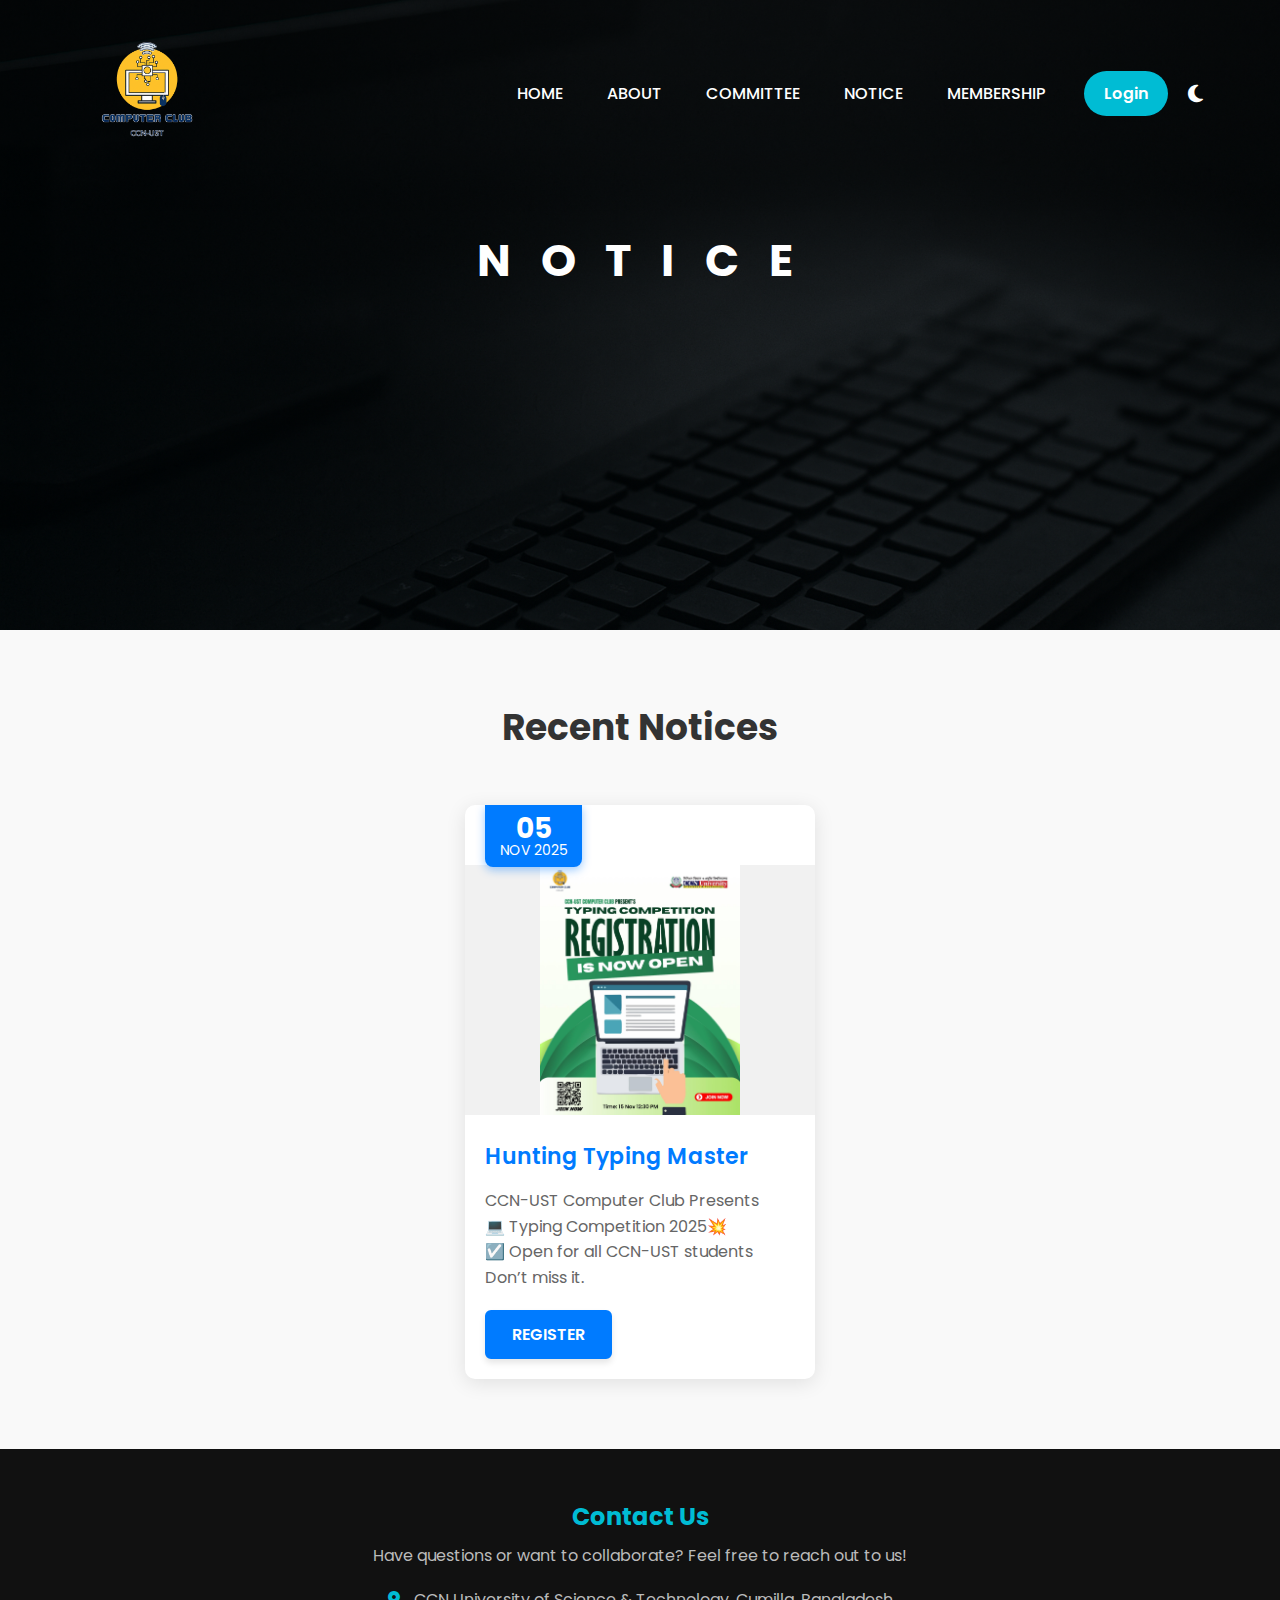
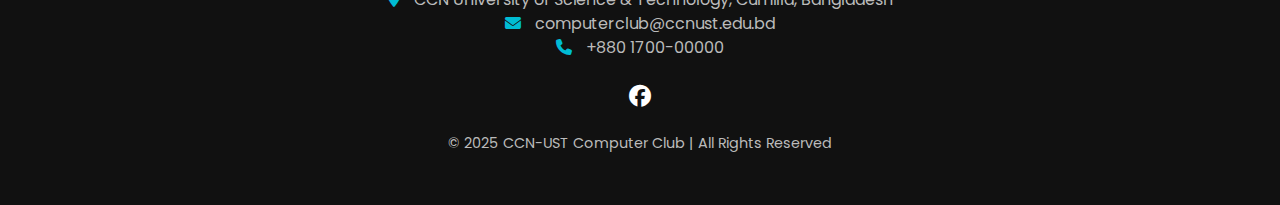
<file: notice-computer.html>
<!DOCTYPE html>
<html lang="en">

<head>
    <meta charset="UTF-8" />
    <meta name="viewport" content="width=device-width, initial-scale=1.0" />
    <title>CCN-UST Computer Club</title>
    <link rel="stylesheet" href="style.css" />
    <link rel="preconnect" href="https://fonts.googleapis.com" />
    <link rel="preconnect" href="https://fonts.gstatic.com" crossorigin />
    <link href="https://fonts.googleapis.com/css2?family=Poppins:wght@300;400;600;700&display=swap" rel="stylesheet" />
    <link rel="stylesheet" href="https://cdnjs.cloudflare.com/ajax/libs/font-awesome/6.6.0/css/all.min.css" />
</head>

<body>
    <!-- ===== HEADER ===== -->
    <header class="sub-header-notice">
        <nav>
            <a href="" class="logo">
                <img src="Computer-image/computer-logo.png" alt="Club Logo" />
            </a>
            <div class="nav-links" id="navLinks">
                <i class="fa fa-times" onclick="hideMenu()"></i>
                <ul>
                    <li><a href="index-computer.html">HOME</a></li>
                    <li><a href="about-computer.html">ABOUT</a></li>
                    <li><a href="committee-computer.html">COMMITTEE</a></li>
                    <li><a href="notice-computer.html">NOTICE</a></li>
                    <li><a href="membership-computer.html">MEMBERSHIP</a></li>
                    <a href="login-computer.html" class="club-login-btn">Login</a>
                </ul>
            </div>
            <i class="fa fa-bars" onclick="showMenu()"></i>
            <!-- Theme Toggle Button -->
            <div class="theme-toggle">
                <i class="fa-solid fa-sun" id="light-icon"></i>
                <i class="fa-solid fa-moon" id="dark-icon"></i>
            </div>
        </nav>
        <!-- ===== HERO SECTION ===== -->
        <section class="hero-about">
            <div class="container">
                <h1>N&nbsp;O&nbsp;T&nbsp;I&nbsp;C&nbsp;E</h1>
            </div>
        </section>
    </header>


    <!-- ===== NOTICE SECTION ===== -->
    <section class="notice">
        <div class="container">
            <h2>Recent Notices</h2>

            <div class="notice-container">

                <div class="notice-card">
                    <div class="notice-date">
                        <span>05</span>
                        <p>Nov 2025</p>
                    </div>
                    <img src="Computer-image/annual-meeting1.jpg" alt="Club Annual Meeting" class="notice-image" />
                    <div class="notice-content">
                        <h3>Hunting Typing Master</h3>
                        <p>CCN-UST Computer Club Presents<br>
                            💻 Typing Competition 2025💥<br>
                            ☑️ Open for all CCN-UST students
                            Don’t miss it.</p>
                        <a href="https://docs.google.com/forms/d/e/1FAIpQLSdZ77bET1_3U2lXd0EQMyBz2ipcmr9nbKykg0V9RZchVc99Ww/viewform"
                            class="register-button">REGISTER</a>
                    </div>
                </div>

            </div>
        </div>
    </section>




    <!-- =================== FOOTER ===== -->
    <footer class="footer">
        <h4>Contact Us</h4>
        <p>Have questions or want to collaborate? Feel free to reach out to us!</p>

        <div class="contact-info">
            <p><i class="fa-solid fa-location-dot"></i> CCN University of Science & Technology, Cumilla, Bangladesh</p>
            <p><i class="fa-solid fa-envelope"></i> computerclub@ccnust.edu.bd</p>
            <p><i class="fa-solid fa-phone"></i> +880 1700-00000</p>
        </div>

        <div class="icons">
            <a href="https://www.facebook.com/computerclub.ccnust" target="_blank"><i
                    class="fa-brands fa-facebook"></i></a>

        </div>

        <p class="footer-bottom">
            © 2025 CCN-UST Computer Club | All Rights Reserved
        </p>
    </footer>

    <!-- ===== JS ===== -->
    <!-- ===== JS ===== -->
    <script>
        const navLinks = document.getElementById("navLinks");
        const lightIcon = document.getElementById("light-icon");
        const darkIcon = document.getElementById("dark-icon");
        const body = document.body;

        // ===== MOBILE MENU =====
        function showMenu() {
            navLinks.style.right = "0";
        }

        function hideMenu() {
            navLinks.style.right = "-200px";
        }

        // ===== THEME TOGGLE =====
        function updateIcons() {
            if (body.classList.contains("dark-mode")) {
                darkIcon.style.display = "none";
                lightIcon.style.display = "inline-block";
            } else {
                lightIcon.style.display = "none";
                darkIcon.style.display = "inline-block";
            }
        }

        // Check localStorage for theme
        if (localStorage.getItem("theme") === "dark") {
            body.classList.add("dark-mode");
        }

        updateIcons();

        lightIcon.addEventListener("click", () => {
            body.classList.remove("dark-mode");
            localStorage.setItem("theme", "light");
            updateIcons();
        });

        darkIcon.addEventListener("click", () => {
            body.classList.add("dark-mode");
            localStorage.setItem("theme", "dark");
            updateIcons();
        });
    </script>


</body>

</html>
</file>
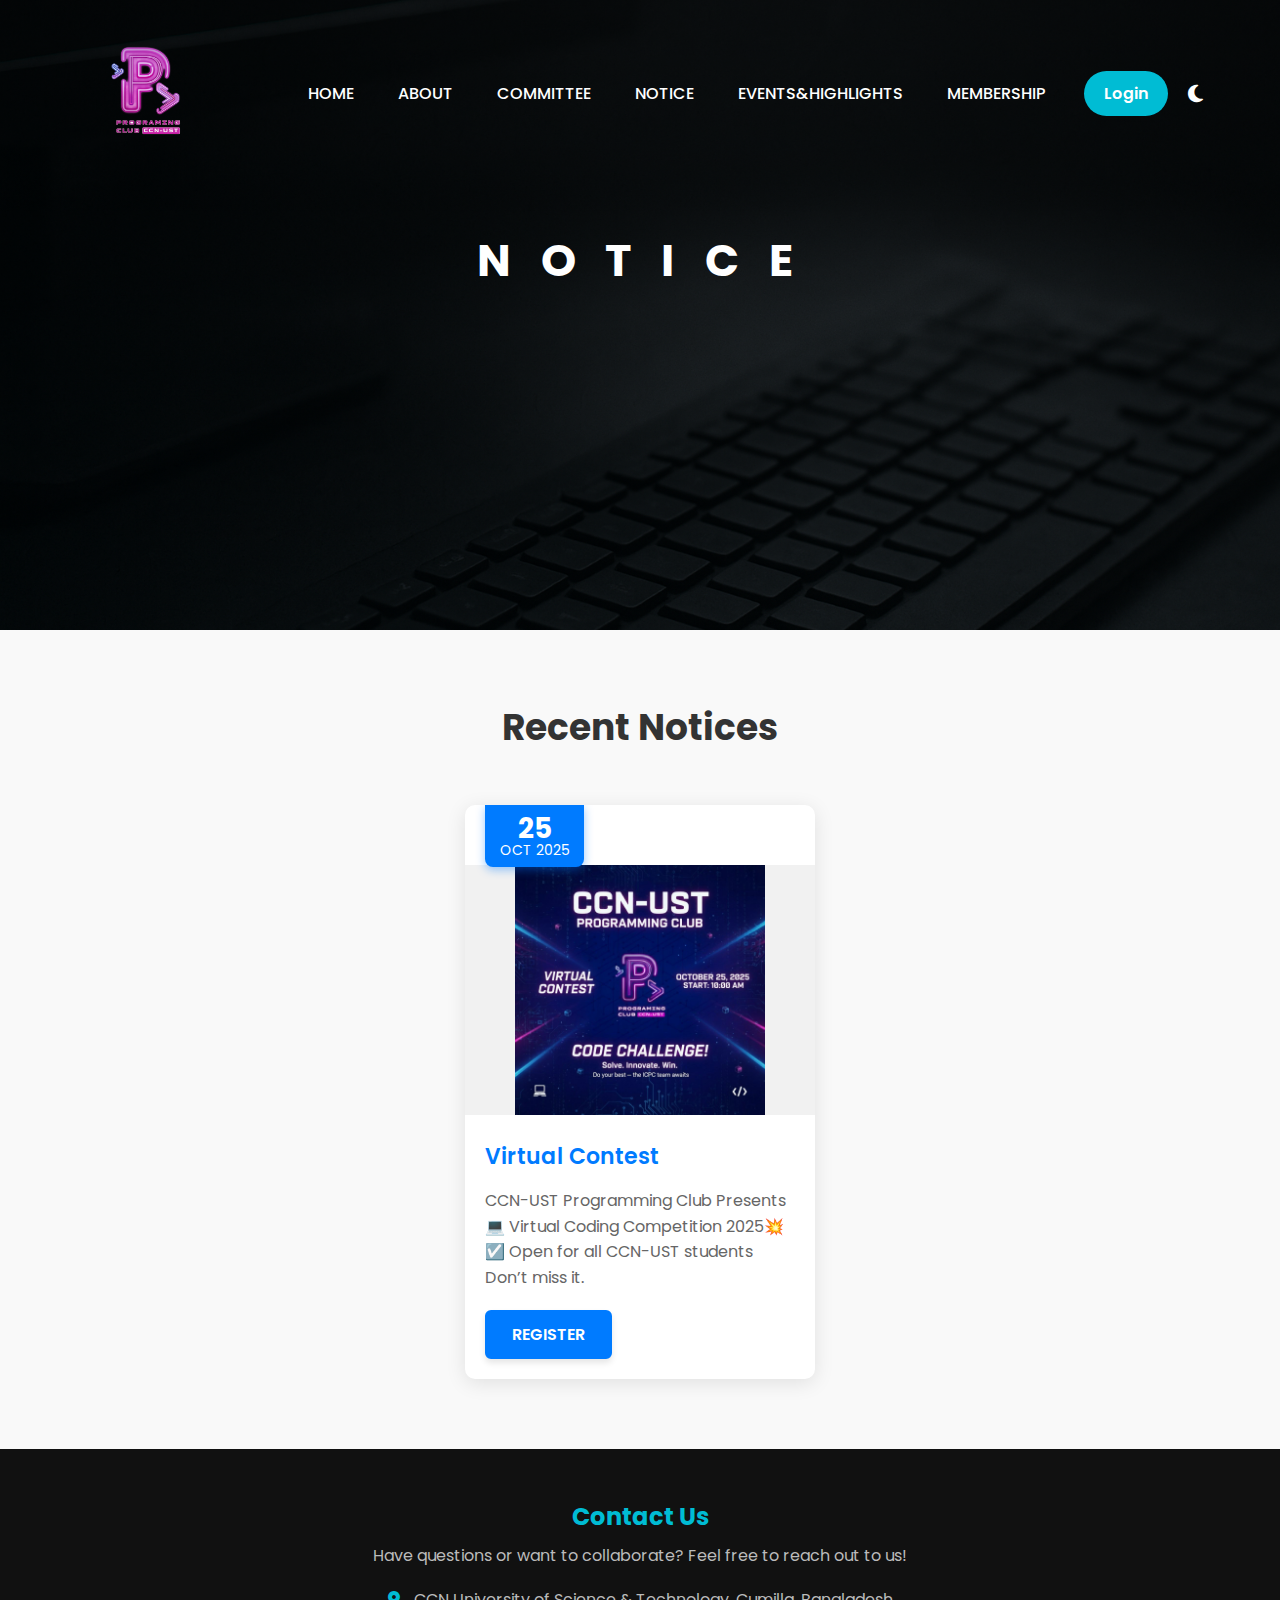
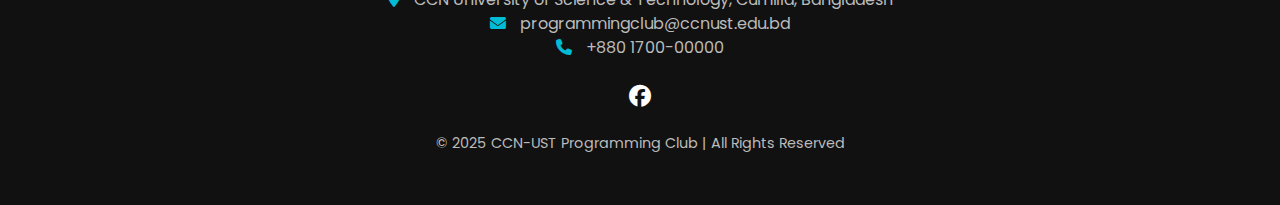
<file: notice-programming.html>
<!DOCTYPE html>
<html lang="en">

<head>
    <meta charset="UTF-8" />
    <meta name="viewport" content="width=device-width, initial-scale=1.0" />
    <title>CCN-UST Programming Club</title>
    <link rel="stylesheet" href="style.css" />
    <link rel="preconnect" href="https://fonts.googleapis.com" />
    <link rel="preconnect" href="https://fonts.gstatic.com" crossorigin />
    <link href="https://fonts.googleapis.com/css2?family=Poppins:wght@300;400;600;700&display=swap" rel="stylesheet" />
    <link rel="stylesheet" href="https://cdnjs.cloudflare.com/ajax/libs/font-awesome/6.6.0/css/all.min.css" />
</head>

<body>
    <!-- ===== HEADER ===== -->
    <header class="sub-header-notice">
        <nav>
            <a href="" class="logo">
                <img src="Programming-image/programming-club-logo.png" alt="Club Logo" />
            </a>
            <div class="nav-links" id="navLinks">
                <i class="fa fa-times" onclick="hideMenu()"></i>
                <ul>
                    <li><a href="index-programming.html">HOME</a></li>
                    <li><a href="about-programming.html">ABOUT</a></li>
                    <li><a href="committee-programming.html">COMMITTEE</a></li>
                    <li><a href="notice-programming.html">NOTICE</a></li>
                    <li><a href="events-programming.html">EVENTS&HIGHLIGHTS</a></li>
                    <li><a href="membership-programming.html">MEMBERSHIP</a></li>
                    <a href="login-programming.html" class="club-login-btn">Login</a>
                </ul>
            </div>
            <i class="fa fa-bars" onclick="showMenu()"></i>
            <!-- Theme Toggle Button -->
            <div class="theme-toggle">
                <i class="fa-solid fa-sun" id="light-icon"></i>
                <i class="fa-solid fa-moon" id="dark-icon"></i>
            </div>
        </nav>
        <!-- ===== HERO SECTION ===== -->
        <section class="hero-about">
            <div class="container">
                <h1>N&nbsp;O&nbsp;T&nbsp;I&nbsp;C&nbsp;E</h1>
            </div>
        </section>
    </header>


    <!-- ===== NOTICE SECTION ===== -->
    <section class="notice">
        <div class="container">
            <h2>Recent Notices</h2>

            <div class="notice-container">

                <div class="notice-card">
                    <div class="notice-date">
                        <span>25</span>
                        <p>OCT 2025</p>
                    </div>
                    <img src="Programming-image/virtual-contest.jpg" alt="Club Annual Meeting" class="notice-image" />
                    <div class="notice-content">
                        <h3>Virtual Contest</h3>
                        <p>CCN-UST Programming Club Presents<br>
                            💻 Virtual Coding Competition 2025💥<br>
                            ☑️ Open for all CCN-UST students
                            Don’t miss it.</p>
                        <a href="https://forms.gle/SjdCzkGXfXrfMG2y5"
                            class="register-button">REGISTER</a>
                    </div>
                </div>

            </div>
        </div>
    </section>




    <!-- =================== FOOTER ===== -->
    <footer class="footer">
        <h4>Contact Us</h4>
        <p>Have questions or want to collaborate? Feel free to reach out to us!</p>

        <div class="contact-info">
            <p><i class="fa-solid fa-location-dot"></i> CCN University of Science & Technology, Cumilla, Bangladesh</p>
            <p><i class="fa-solid fa-envelope"></i> programmingclub@ccnust.edu.bd</p>
            <p><i class="fa-solid fa-phone"></i> +880 1700-00000</p>
        </div>

        <div class="icons">
            <a href="https://www.facebook.com/profile.php?id=61569854825916" target="_blank"><i
                    class="fa-brands fa-facebook"></i></a>

        </div>

        <p class="footer-bottom">
            © 2025 CCN-UST Programming Club | All Rights Reserved
        </p>
    </footer>

    <!-- ===== JS ===== -->
    <!-- ===== JS ===== -->
    <script>
        const navLinks = document.getElementById("navLinks");
        const lightIcon = document.getElementById("light-icon");
        const darkIcon = document.getElementById("dark-icon");
        const body = document.body;

        // ===== MOBILE MENU =====
        function showMenu() {
            navLinks.style.right = "0";
        }

        function hideMenu() {
            navLinks.style.right = "-200px";
        }

        // ===== THEME TOGGLE =====
        function updateIcons() {
            if (body.classList.contains("dark-mode")) {
                darkIcon.style.display = "none";
                lightIcon.style.display = "inline-block";
            } else {
                lightIcon.style.display = "none";
                darkIcon.style.display = "inline-block";
            }
        }

        // Check localStorage for theme
        if (localStorage.getItem("theme") === "dark") {
            body.classList.add("dark-mode");
        }

        updateIcons();

        lightIcon.addEventListener("click", () => {
            body.classList.remove("dark-mode");
            localStorage.setItem("theme", "light");
            updateIcons();
        });

        darkIcon.addEventListener("click", () => {
            body.classList.add("dark-mode");
            localStorage.setItem("theme", "dark");
            updateIcons();
        });
    </script>


</body>

</html>
</file>
<file: style.css>
/* ===== General Reset ===== */
* {
    margin: 0;
    padding: 0;
    box-sizing: border-box;
    font-family: "Poppins", sans-serif;
}

/* ===== Color Variables ===== */
:root {
    --primary-color: #00bcd4;
    --dark-bg: #040409;
    --light-bg: #f4f4f4;
    --text-dark: #222;
    --text-light: #fff;
}

/* ===== DARK MODE VARIABLES ===== */
body.dark-mode {
    --light-bg: #121212;
    --dark-bg: #000;
    --text-dark: #fff;
    --text-light: #fff;
    background-color: var(--light-bg);
    color: var(--text-light);
}

/* ===== HEADER ===== */
.header {
    width: 100%;
    min-height: 100vh;
    background-size: cover;
    background-position: center;
    color: var(--text-light);
    position: relative;
}

nav {
    display: flex;
    align-items: center;
    justify-content: space-between;
    padding: 20px 6%;
}

nav .logo img {
    width: 140px;
    height: auto;
    border-radius: 50%;
}

/* ===== NAVIGATION ===== */
.nav-links {
    flex: 1;
    text-align: right;
    right: -200px;
    transition: right 0.4s ease;
}

.nav-links ul {
    list-style: none;
}

.nav-links ul li {
    display: inline-block;
    margin: 0 20px;
}

.nav-links ul li a {
    text-decoration: none;
    color: var(--text-light);
    font-weight: 500;
    transition: color 0.3s;
}

.nav-links ul li a:hover {
    color: var(--primary-color);
}

/* ===== LOGIN BUTTON ===== */
.club-login-btn {
    display: inline-block;
    background: var(--primary-color);
    color: white;
    padding: 10px 20px;
    border-radius: 30px;
    font-weight: 600;
    text-decoration: none;
    transition: all 0.3s ease;
    margin-left: 15px;
}

.club-login-btn:hover {
    background: #00bcd4;
    transform: translateY(-2px);
}

/* ===== MOBILE MENU ICONS ===== */
nav .fa {
    display: none;
    color: var(--text-light);
    font-size: 24px;
    cursor: pointer;
}

/* ===== THEME TOGGLE ===== */
.theme-toggle {
    margin-left: 20px;
    cursor: pointer;
    font-size: 20px;
    position: relative;
}

.theme-toggle i {
    color: var(--text-light);
    transition: 0.3s;
}

#dark-icon {
    display: none;
}

/* Show icons properly depending on theme */
body:not(.dark-mode) #dark-icon {
    display: inline;
}

body:not(.dark-mode) #light-icon {
    display: none;
}

body.dark-mode #dark-icon {
    display: none;
}

body.dark-mode #light-icon {
    display: inline;
}

/* ===== HERO SECTION ===== */
.text-box {
    width: 90%;
    color: var(--text-light);
    text-align: center;
    position: absolute;
    top: 50%;
    left: 50%;
    transform: translate(-50%, -50%);
}

.text-box h1 {
    font-size: 3rem;
    font-weight: 700;
    margin-bottom: 15px;
}

.text-box p {
    font-size: 1.1rem;
    margin-bottom: 25px;
    line-height: 1.6;
}

.hero-btn {
    display: inline-block;
    text-decoration: none;
    color: white;
    border: 2px solid white;
    padding: 10px 30px;
    border-radius: 30px;
    font-weight: 600;
    transition: all 0.3s ease;
}

.hero-btn:hover {
    background: var(--primary-color);
    border-color: var(--primary-color);
}

/* ===== ACTIVITIES ===== */
.computer-programmingClub {
    width: 80%;
    margin: auto;
    text-align: center;
    padding: 80px 0;
}

.computer-programmingClub h1 {
    font-size: 2.5rem;
    margin-bottom: 20px;
    color: var(--text-dark);
}

.computer-programmingClub p {
    color: #0d0303;
    line-height: 1.6;
    margin-bottom: 40px;
}

.row {
    display: flex;
    justify-content: center;
    flex-wrap: wrap;
    gap: 20px;
}

.club-col {
    flex-basis: 30%;
    background: var(--light-bg);
    border-radius: 10px;
    padding: 25px;
    transition: 0.4s;
    box-shadow: 0 4px 10px rgba(0, 0, 0, 0.1);
}

.club-col h3 {
    font-size: 1.4rem;
    color: var(--text-dark);
    margin-bottom: 10px;
}

.club-col p {
    color: #444;
    line-height: 1.5;
}

.club-col:hover {
    transform: translateY(-5px);
}

/* ===== GALLERY ===== */
.gallery {
    text-align: center;
    padding: 100px 10%;
    background: var(--light-bg);
    transition: background 0.3 ease;
}

.gallery h1 {
    font-size: 2.2rem;
    color: #203a43;
    margin-bottom: 10px;
}

.gallery p {
    color: #555;
    margin-bottom: 50px;
}

.gallery-col {
    position: relative;
    overflow: hidden;
    border-radius: 15px;
    flex-basis: 30%;
}

.gallery-col img {
    width: 100%;
    border-radius: 15px;
    transition: transform 0.5s;
}

.gallery-col:hover img {
    transform: scale(1.1);
}

.layer {
    position: absolute;
    top: 0;
    left: 0;
    width: 100%;
    height: 100%;
    background: rgba(32, 58, 67, 0.7);
    color: #fff;
    display: flex;
    align-items: center;
    justify-content: center;
    opacity: 0;
    transition: opacity 0.4s;
}

.gallery-col:hover .layer {
    opacity: 1;
}

.layer h3 {
    font-size: 1.3rem;
    font-weight: 600;
}

/* ===== CTA ===== */
.cat {
    margin: 100px auto;
    width: 76%;
    background-image: linear-gradient(rgba(0, 0, 0, 0.7), rgba(0, 0, 0, 0.7)), url(Computer-image/join-facebook.jpg);
    background-position: center;
    background-size: cover;
    border-radius: 10px;
    text-align: center;
    padding: 100px 0;
}

.cat h1 {
    color: #fff;
    margin-bottom: 40px;
    padding: 0;
}

/* ===== FOOTER ===== */
.footer {
    background: #111;
    color: #ddd;
    text-align: center;
    padding: 50px 20px;
}

.footer h4 {
    font-size: 1.5rem;
    color: var(--primary-color);
    margin-bottom: 10px;
}

.footer p {
    color: #bbb;
    line-height: 1.5;
}

.contact-info {
    margin: 20px 0;
}

.contact-info i {
    margin-right: 10px;
    color: var(--primary-color);
}

.icons {
    margin-top: 20px;
}

.icons a {
    text-decoration: none;
    color: var(--text-light);
    margin: 0 10px;
    font-size: 22px;
    transition: color 0.3s;
}

.icons a:hover {
    color: var(--primary-color);
}

.footer-bottom {
    margin-top: 20px;
    font-size: 0.9rem;
    color: #aaa;
}

/* ===== RESPONSIVE DESIGN ===== */
@media (max-width: 900px) {
    .row {
        flex-direction: column;
    }

    .club-col {
        flex-basis: 100%;
    }

    .gallery-col {
        flex-basis: 100%;
        margin-bottom: 20px;
    }

    .text-box h1 {
        font-size: 2.2rem;
    }
}

@media (max-width: 768px) {
    nav .fa {
        display: block;
    }

    .nav-links {
        position: fixed;
        background: var(--dark-bg);
        height: 100vh;
        width: 200px;
        top: 0;
        right: -200px;
        text-align: left;
        transition: 0.4s;
        z-index: 1000;
        padding-top: 60px;
    }

    .nav-links ul li {
        display: block;
        margin: 20px 0;
    }

    .nav-links .club-login-btn {
        display: inline-block;
        margin: 20px 0 0 20px;
    }

    .text-box h1 {
        font-size: 1.8rem;
    }

    .text-box p {
        font-size: 0.95rem;
    }

    .hero-btn {
        padding: 8px 25px;
    }
}

/*==================================== About Us ============================*/
/*==========HERO SECTION=====*/
.sub-header-about {
    display: flex;
    flex-direction: column;
    justify-content: flex-start;
    /* moves content to top */
    width: 100%;
    height: 70vh;
    background-size: cover;
    background-position: center;
    background-image: linear-gradient(rgba(0, 0, 0, 0.6), rgba(0, 0, 0, 0.3)), url(Computer-image/about.png);
    color: var(--text-light);
    position: relative;
}

.hero-about {
    color: #fff;
    text-align: center;
    margin-top: 40px;
    padding: 0px 20px;
}

.hero-about h1 {
    font-size: 2.8rem;
    font-weight: 700;
    margin-bottom: 20px;
    letter-spacing: 10px;
}

.hero-about p {
    font-size: 1.2rem;
    max-width: 700px;
    margin: 0 auto;
    line-height: 1.6;
}

/* ===== OUR HISTORY ===== */
/* ====== About Content Section ====== */
.about-content {
    width: 80%;
    margin: auto;
    padding: 80px 0;
}

.about-row {
    display: flex;
    align-items: center;
    justify-content: space-between;
    gap: 40px;
    flex-wrap: wrap;
}

.about-text {
    flex: 1;
    min-width: 300px;
}

.about-text h2 {
    font-size: 2rem;
    color: #0f2027;
}

.about-text p {
    padding: 15px 0 25px;
    color: #555;
    line-height: 1.8;
}

.about-image {
    flex: 1;
    min-width: 300px;
    display: flex;
    justify-content: center;
}

.about-image img {
    width: 100%;
    border-radius: 8px;
    object-fit: cover;
}



/* ===== WHY JOIN US ===== */
.why-join {
    background-color: #fff;
    color: #222;
    padding: 80px 20px;
    text-align: center;
}

.why-join h2 {
    font-size: 2.5rem;
    font-weight: 600;
    margin-bottom: 50px;
}

/* Grid for the cards */
.why-join .grid-3 {
    display: grid;
    grid-template-columns: repeat(auto-fit, minmax(250px, 1fr));
    gap: 30px;
    max-width: 1200px;
    margin: 0 auto;
}

.why-join .card {
    background-color: #f0f4ff;
    padding: 40px 20px;
    border-radius: 15px;
    box-shadow: 0 6px 15px rgba(0, 0, 0, 0.1);
    transition: transform 0.3s ease, box-shadow 0.3s ease;
}

.why-join .card:hover {
    transform: translateY(-10px);
    box-shadow: 0 12px 25px rgba(0, 0, 0, 0.15);
}

.why-join .card i {
    font-size: 3rem;
    color: #0055ff;
    margin-bottom: 20px;
}

.why-join .card h3 {
    font-size: 1.5rem;
    margin-bottom: 15px;
    font-weight: 600;
}

.why-join .card p {
    font-size: 1rem;
    line-height: 1.6;
}

/* ===== OUR HISTORY WITH IMAGE ===== */
.history-flex {
    display: flex;
    align-items: center;
    justify-content: space-between;
    gap: 40px;
    max-width: 1200px;
    margin: 0 auto;
    padding: 80px 20px;
}

.history-text {
    flex: 1;
}

.history-text h2 {
    font-size: 2.5rem;
    font-weight: 600;
    margin-bottom: 20px;
}

.history-text p {
    font-size: 1.1rem;
    line-height: 1.8;
}

.history-image {
    flex: 1;
}

.history-image img {
    width: 100%;
    max-width: 500px;
    border-radius: 15px;
    box-shadow: 0 6px 15px rgba(0, 0, 0, 0.1);
}

/* ===== Responsive ===== */
@media (max-width: 900px) {
    .history-flex {
        flex-direction: column-reverse;
        /* ছবি নিচে, টেক্সট উপরে */
        text-align: center;
    }

    .history-image img {
        max-width: 90%;
        margin-bottom: 20px;
    }
}


/* ===== DARK MODE STYLES ===== */
body.dark-mode {
    background-color: #121212;
    color: #ffffff;
    transition: all 0.3s ease;
}

body.dark-mode .sub-header {
    background-image: linear-gradient(rgba(0, 0, 0, 0.8), rgba(0, 0, 0, 0.4)), url(Computer-image/about.png);
}

body.dark-mode .hero-about h1,
body.dark-mode .hero-about p {
    color: #fff;
}

body.dark-mode .about-content {
    background-color: #070707;
    color: #eaeaea;
}

body.dark-mode .why-join {
    background-color: #111;
    color: #f0f0f0;
}

body.dark-mode .why-join .card {
    background-color: #1f1f1f;
    color: #f5f5f5;
}

body.dark-mode nav ul li a {
    color: #fff;
}

body.dark-mode .footer {
    background-color: #000;
    color: #fff;
}

body.dark-mode .footer .contact-info i {
    color: #00bcd4;
}

body.dark-mode .about-text h2 {
    color: #ffffff;
}

/*======================== Committe Page ===================*/
.sub-header-committe {
    display: flex;
    flex-direction: column;
    justify-content: flex-start;
    /* moves content to top */
    width: 100%;
    height: 70vh;
    background-size: cover;
    background-position: center;
    background-image: linear-gradient(rgba(0, 0, 0, 0.6), rgba(0, 0, 0, 0.3)), url(Computer-image/member.png);
    color: var(--text-light);
    position: relative;
}

/* ==============================
   ADVISORS SECTION
============================== */
.advisors {
    padding: 100px 20px;
    background: #f5f7fa;
    text-align: center;
    color: #333;
}

.advisors h2 {
    font-size: 2.6rem;
    font-weight: 700;
    letter-spacing: 0.5px;
    color: #222;
    margin-bottom: 60px;
    position: relative;
}

.advisors h2::after {
    content: "";
    display: block;
    width: 90px;
    height: 4px;
    background: linear-gradient(90deg, #006eff, #00b4ff);
    margin: 14px auto 0;
    border-radius: 3px;
}

.advisor-list {
    display: flex;
    justify-content: center;
    flex-wrap: wrap;
    gap: 40px;
}

.advisor-card {
    background: #fff;
    border-radius: 16px;
    box-shadow: 0 6px 18px rgba(0, 0, 0, 0.08);
    width: 280px;
    padding: 25px;
    transition: all 0.35s ease;
    cursor: pointer;
}

.advisor-card:hover {
    transform: translateY(-10px);
    box-shadow: 0 10px 25px rgba(0, 0, 0, 0.12);
}

.advisor-card img {
    width: 100%;
    height: 260px;
    object-fit: cover;
    border-radius: 12px;
    margin-bottom: 20px;
}

.advisor-card h3 {
    font-size: 1.25rem;
    font-weight: 600;
    color: #111;
    margin-bottom: 8px;
}

.advisor-card p {
    font-size: 0.95rem;
    color: #666;
    line-height: 1.6;
}

/* ==============================
   EXECUTIVE COMMITTEE SECTION
============================== */
.executive-committee {
    padding: 100px 20px;
    background: #ffffff;
    text-align: center;
    color: #333;
}

.executive-committee h2 {
    font-size: 2.6rem;
    font-weight: 700;
    color: #222;
    margin-bottom: 60px;
    letter-spacing: 0.5px;
    position: relative;
}

.executive-committee h2::after {
    content: "";
    display: block;
    width: 90px;
    height: 4px;
    background: linear-gradient(90deg, #00a86b, #00d49a);
    margin: 14px auto 0;
    border-radius: 3px;
}

.committee-grid {
    display: grid;
    grid-template-columns: repeat(auto-fit, minmax(230px, 1fr));
    gap: 45px;
    max-width: 1100px;
    margin: 0 auto;
}

.member-card {
    background: #f9fbfd;
    border-radius: 18px;
    padding: 30px 25px;
    box-shadow: 0 5px 15px rgba(0, 0, 0, 0.06);
    transition: all 0.35s ease;
    position: relative;
}

.member-card:hover {
    transform: translateY(-10px);
    background: #ebfff5;
    box-shadow: 0 8px 25px rgba(0, 0, 0, 0.12);
}

.member-card img {
    width: 130px;
    height: 130px;
    object-fit: cover;
    border-radius: 50%;
    border: 5px solid #00a86b;
    margin-bottom: 20px;
}

.member-card h3 {
    font-size: 1.2rem;
    font-weight: 600;
    color: #111;
    margin-bottom: 6px;
}

.member-card p {
    font-size: 0.95rem;
    color: #555;
    line-height: 1.6;
}

/* ==============================
   DARK MODE SUPPORT
============================== */
body.dark-mode .advisors {
    background: #111;
}

body.dark-mode .executive-committee {
    background: #0c0c0c;
}

body.dark-mode .advisors h2,
body.dark-mode .executive-committee h2 {
    color: #f5f5f5;
}

body.dark-mode .advisor-card,
body.dark-mode .member-card {
    background: #1b1b1b;
    color: #ddd;
    box-shadow: 0 6px 18px rgba(255, 255, 255, 0.05);
}

body.dark-mode .advisor-card h3,
body.dark-mode .member-card h3 {
    color: #fff;
}

body.dark-mode .advisor-card p,
body.dark-mode .member-card p {
    color: #ccc;
}

/* ==============================
   RESPONSIVE DESIGN
============================== */
@media (max-width: 768px) {

    .advisors h2,
    .executive-committee h2 {
        font-size: 2rem;
        margin-bottom: 40px;
    }

    .advisor-card,
    .member-card {
        width: 100%;
        max-width: 320px;
        margin: 0 auto;
    }

    .advisor-list {
        gap: 30px;
    }

    .committee-grid {
        gap: 30px;
    }
}


/* ===== DARK MODE SUPPORT ===== */
body.dark-mode .advisors {
    background: #111;
}

body.dark-mode .advisors h2,
body.dark-mode .executive-committee h2 {
    color: #f4f4f4;
}

body.dark-mode .advisor-card,
body.dark-mode .member-card {
    background: #1e1e1e;
    color: #ddd;
    box-shadow: 0 5px 15px rgba(255, 255, 255, 0.05);
}

body.dark-mode .advisor-card h3,
body.dark-mode .member-card h3 {
    color: #fff;
}

body.dark-mode .advisor-card p,
body.dark-mode .member-card p {
    color: #ccc;
}

body.dark-mode .executive-committee {
    background: #0c0c0c;
}

/*============================ Notice Page ========================*/
.sub-header-notice {
    display: flex;
    flex-direction: column;
    justify-content: flex-start;
    /* moves content to top */
    width: 100%;
    height: 70vh;
    background-size: cover;
    background-position: center;
    background-image: linear-gradient(rgba(0, 0, 0, 0.6), rgba(0, 0, 0, 0.3)), url(Computer-image/notice.png);
    color: var(--text-light);
    position: relative;
}

/* ===== NOTICE SECTION STYLES ===== */

.notice {
    /* Padding for overall section spacing */
    padding: 70px 0;
    text-align: center;
    background-color: #f9f9f9;
    /* Light background for the section */
}

/* Dark mode adjustments for the section background */
.dark-mode .notice {
    background-color: #1a1a1a;
    color: #f1f1f1;
    /* Light text in dark mode */
}

.notice .container {
    width: 90%;
    margin: auto;
    max-width: 1200px;
}

.notice h2 {
    font-size: 36px;
    font-weight: 700;
    margin-bottom: 50px;
    color: #333;
}

/* Dark mode adjustment for the main heading */
.dark-mode .notice h2 {
    color: #e5e5e5;
}

.notice-container {
    display: flex;
    justify-content: center;
    /* Center the cards if there are few */
    gap: 30px;
    /* Space between notice cards */
    flex-wrap: wrap;
    /* Allow cards to wrap on smaller screens */
}

.notice-card {
    /* ... (rest of the notice-card styles remain the same) ... */
    background: #fff;
    border-radius: 10px;
    box-shadow: 0 4px 20px rgba(0, 0, 0, 0.1);
    transition: transform 0.3s ease, box-shadow 0.3s ease;
    text-align: left;
    overflow: hidden;
    max-width: 350px;
    width: 100%;
    position: relative;
    padding-top: 60px;
}

/* Dark mode adjustments for the card */
.dark-mode .notice-card {
    background: #252525;
    box-shadow: 0 4px 20px rgba(0, 0, 0, 0.4);
}

.notice-card:hover {
    transform: translateY(-5px);
    box-shadow: 0 10px 30px rgba(0, 0, 0, 0.15);
}

.notice-image {
    width: 100%;
    /* Remove fixed height */
    max-height: 250px;
    /* Set a maximum height to prevent overly large images */
    height: auto;
    object-fit: contain;
    /* CRUCIAL CHANGE: Ensures the whole image is visible */
    display: block;
    /* Removes any default space below the image */
    background-color: #f1f1f1;
    /* Optional: A background color for the image container if the image has a transparent area */
}

.notice-date {
    position: absolute;
    top: 0;
    left: 20px;
    background-color: #007bff;
    /* Primary color for date badge */
    color: white;
    padding: 10px 15px;
    border-radius: 0 0 8px 8px;
    /* Rounded corners at the bottom */
    text-align: center;
    line-height: 1;
    z-index: 10;
    box-shadow: 0 3px 10px rgba(0, 123, 255, 0.4);
}

.notice-date span {
    display: block;
    font-size: 28px;
    font-weight: 700;
}

.notice-date p {
    margin: 0;
    font-size: 14px;
    font-weight: 400;
    text-transform: uppercase;
}

.notice-content {
    padding: 25px 20px 20px;
}

.notice-content h3 {
    font-size: 22px;
    font-weight: 600;
    margin-bottom: 15px;
    color: #007bff;
    /* Highlight color for the title */
}

/* Dark mode adjustment for the title */
.dark-mode .notice-content h3 {
    color: #4da6ff;
}

.notice-content p {
    font-size: 16px;
    line-height: 1.6;
    margin-bottom: 20px;
    color: #666;
}

/* Dark mode adjustment for the paragraph text */
.dark-mode .notice-content p {
    color: #ccc;
}

/* CONVERTED BUTTON FORMAT */

.register-button {
    /* Display & Sizing */
    display: inline-block;
    padding: 10px 25px;
    /* Increase padding for a larger button */
    border-radius: 6px;
    /* Rounded corners */
    text-align: center;
    text-decoration: none;
    /* Remove underline */
    cursor: pointer;
    white-space: nowrap;

    /* Appearance (Light Mode) */
    background-color: #007bff;
    /* Primary button background color */
    color: #ffffff;
    /* White text */
    border: 2px solid #007bff;
    /* Matching border */
    font-weight: 600;

    /* Transition for smooth hover effect */
    transition: all 0.3s ease;
    box-shadow: 0 4px 6px rgba(0, 0, 0, 0.1);
    /* Subtle shadow */
}

.register-button:hover {
    background-color: #0056b3;
    /* Darker blue on hover */
    border-color: #0056b3;
    color: #ffffff;
    box-shadow: 0 6px 10px rgba(0, 0, 0, 0.15);
    /* Lift shadow on hover */
    transform: translateY(-1px);
    /* Slight lift effect */
}

/* Dark Mode Appearance */
.dark-mode .register-button {
    background-color: #4da6ff;
    /* Lighter blue/primary color for dark mode */
    color: #1a1a1a;
    /* Darker text for better contrast */
    border-color: #4da6ff;
    box-shadow: 0 4px 6px rgba(0, 0, 0, 0.3);
}

.dark-mode .register-button:hover {
    background-color: #79c0ff;
    /* Even lighter blue on hover */
    border-color: #79c0ff;
    color: #1a1a1a;
    box-shadow: 0 6px 10px rgba(0, 0, 0, 0.4);
}


/* ===== MEDIA QUERIES (For responsiveness) ===== */

@media (max-width: 768px) {
    .notice {
        padding: 50px 0;
    }

    .notice h2 {
        font-size: 30px;
        margin-bottom: 30px;
    }

    .notice-card {
        max-width: 80%;
        /* Cards take up more width on small screens */
    }
}

@media (max-width: 480px) {
    .notice-card {
        max-width: 100%;
        margin: 0 15px;
        /* Add side margin on very small screens */
    }
}

/*============================ Membership Page ========================*/
.sub-header-membership {
    display: flex;
    flex-direction: column;
    justify-content: flex-start;
    /* moves content to top */
    width: 100%;
    height: 70vh;
    background-size: cover;
    background-position: center;
    background-image: linear-gradient(rgba(0, 0, 0, 0.6), rgba(0, 0, 0, 0.3)), url(Computer-image/membership.png);
    color: var(--text-light);
    position: relative;
}

/* ===== MEMBERSHIP SECTION ===== */
.membership-section {
    padding: 80px 20px;
    background: #f6f7fb;
}

.dark-mode .membership-section {
    background: #1a1a1a;
}

.membership-container {
    max-width: 750px;
    margin: auto;
    background: #fff;
    padding: 40px 35px;
    border-radius: 12px;
    box-shadow: 0 10px 30px rgba(0, 0, 0, 0.08);
}

.dark-mode .membership-container {
    background: #2a2a2a;
}

.membership-container h2 {
    text-align: center;
    font-size: 2rem;
    font-weight: 700;
    margin-bottom: 10px;
}

.membership-subtitle {
    text-align: center;
    font-size: 1rem;
    margin-bottom: 30px;
    color: #666;
}

.dark-mode .membership-subtitle {
    color: #ccc;
}

/* ===== FORM ===== */
.membership-form .form-group {
    margin-bottom: 20px;
}

.membership-form label {
    font-weight: 600;
    margin-bottom: 6px;
    display: block;
}

.membership-form label span {
    color: red;
}

.membership-form input,
.membership-form select,
.membership-form textarea {
    width: 100%;
    padding: 12px 14px;
    border: 1px solid #ddd;
    border-radius: 8px;
    background: #fff;
    font-size: 15px;
    outline: none;
    transition: 0.3s;
}

.dark-mode .membership-form input,
.dark-mode .membership-form select,
.dark-mode .membership-form textarea {
    background: #3a3a3a;
    border: 1px solid #555;
    color: #fff;
}

.membership-form input:focus,
.membership-form select:focus,
.membership-form textarea:focus {
    border-color: #1a73e8;
}

/* ===== SUBMIT BUTTON ===== */
.membership-btn {
    width: 100%;
    background: #1a73e8;
    color: #fff;
    padding: 14px;
    font-size: 17px;
    border: none;
    border-radius: 8px;
    cursor: pointer;
    transition: 0.3s;
}

.membership-btn:hover {
    background: #0c57b5;
}

.dark-mode .membership-btn {
    background: #2979ff;
}

.dark-mode .membership-btn:hover {
    background: #1565c0;
}


/* =========================================================
   NEWSPAPER SECTION – Modern Clean Newspaper Layout
   ========================================================= */
/* =========================================================
   NEWSPAPER SECTION – Clean Newspaper Layout
   ========================================================= */
.newspaper-section {
    width: 100%;
    padding: 70px 6%;
    background: #f5f5f5;
    font-family: "Poppins", sans-serif;
}

/* Grid Container */
.news-container {
    max-width: 1300px;
    margin: auto;
    display: grid;
    grid-template-columns: repeat(auto-fit, minmax(340px, 1fr));
    gap: 35px;
}

/* News Card */
.news-card {
    background: #ffffff;
    border-radius: 12px;
    overflow: hidden;
    display: flex;
    flex-direction: column;
    justify-content: flex-start;
    box-shadow: 0 10px 25px rgba(0, 0, 0, 0.08);
    border: 1px solid rgba(0, 0, 0, 0.08);
    transition: all 0.35s ease;
}

.news-card:hover {
    transform: translateY(-6px);
    box-shadow: 0 16px 35px rgba(0, 0, 0, 0.12);
}

/* Image – medium size, fully visible */
.news-card img {
    width: 100%;
    max-height: 250px;       /* Medium height */
    height: auto;            /* Preserve aspect ratio */
    object-fit: contain;     /* Show full image */
    display: block;
    border-bottom: 4px solid #222;
    background: #f0f0f0;     /* Optional: placeholder background */
}

/* Title */
.news-card h2 {
    font-size: 20px;
    font-weight: 700;
    padding: 20px 20px 5px;
    line-height: 1.5;
    color: #111;
}

/* Date */
.news-card .date {
    padding: 0 20px;
    font-size: 14px;
    color: #666;
    font-weight: 500;
}

/* Description */
.news-card p {
    padding: 10px 20px;
    font-size: 15px;
    color: #444;
    line-height: 1.7;
    text-align: justify;
    flex-grow: 1;
}

/* =========================================================
   DARK MODE
   ========================================================= */
.dark-mode .newspaper-section {
    background: #0f0f0f;
}

.dark-mode .news-card {
    background: #1a1a1a;
    border-color: #333;
    box-shadow: 0 10px 25px rgba(255, 255, 255, 0.05);
}

.dark-mode .news-card:hover {
    box-shadow: 0 16px 35px rgba(255, 255, 255, 0.08);
}

.dark-mode .news-card h2 {
    color: #f3f3f3;
}

.dark-mode .news-card p,
.dark-mode .news-card .date {
    color: #ccc;
}

.dark-mode .news-card img {
    border-bottom-color: #444;
    background: #1a1a1a;
}

/* Small Screens */
@media (max-width: 480px) {
    .news-card img {
        max-height: 180px;
    }

    .news-card h2 {
        font-size: 18px;
    }
}


/*================================= Login Page ============================*/
.sub-header-login {
    display: flex;
    flex-direction: column;
    justify-content: flex-start;
    /* moves content to top */
    width: 100%;
    background-size: cover;
    background-position: center;
    background-image: linear-gradient(rgba(0, 0, 0, 0.6), rgba(0, 0, 0, 0.3)), url(Computer-image/login-page.jpg);
    color: var(--text-light);
    position: relative;
}

.login-page {
    font-family: "Poppins", sans-serif;
    color: #fff;
    min-height: 100vh;
    background: url('Computer-image/login-page.jpg');
    position: relative;
    padding-bottom: 40px;
}

.login-page::after {
    content: "";
    position: absolute;
    inset: 0;
    backdrop-filter: blur(6px);
    background: rgba(0, 0, 0, 0.55);
    z-index: 1;
}

.login-page>* {
    position: relative;
    z-index: 2;
}


/* ------------------------------------
   Navbar
------------------------------------ */
.lp-navbar {
    padding: 20px 60px;
    display: flex;
    justify-content: space-between;
    align-items: center;
}

.lp-logo {
    font-size: 1.6rem;
    font-weight: 700;
}

.lp-nav-links {
    list-style: none;
    display: flex;
    gap: 30px;
}

.lp-nav-links a {
    color: #fff;
    opacity: 0.85;
    text-decoration: none;
    font-size: 0.95rem;
    transition: 0.3s;
}

.lp-nav-links a:hover {
    opacity: 1;
}


/* ------------------------------------
   Main Container
------------------------------------ */
.lp-container {
    width: 80%;
    margin: 30px auto 0;
    display: flex;
    border-radius: 15px;
    overflow: hidden;
    background: rgba(0, 0, 0, 0.35);
    backdrop-filter: blur(12px);
}


/* ------------------------------------
   Left Section
------------------------------------ */
.lp-left-box {
    width: 50%;
    padding: 60px;
    display: flex;
    align-items: center;
    background: url('Computer-image/login-page.jpg') center/cover;
}

.lp-content h1 {
    font-size: 2.6rem;
    font-weight: 700;
}

.lp-content h3 {
    font-size: 1.3rem;
    opacity: 0.9;
    margin-bottom: 20px;
}

.lp-content p {
    width: 80%;
    opacity: 0.85;
}

.lp-social {
    margin-top: 25px;
    display: flex;
    gap: 20px;
}

.lp-social a {
    font-size: 1.2rem;
    color: white;
    opacity: 0.8;
    transition: 0.3s;
}

.lp-social a:hover {
    opacity: 1;
}


/* ------------------------------------
   Right Section
------------------------------------ */
.lp-right-box {
    width: 50%;
    padding: 60px 50px;
}

.lp-right-box h2 {
    text-align: center;
    font-size: 2rem;
    margin-bottom: 35px;
}

.lp-input-box {
    margin-bottom: 22px;
}

.lp-input-box label {
    font-size: 0.9rem;
    opacity: 0.8;
}

.lp-input-field {
    margin-top: 6px;
    display: flex;
    align-items: center;
    border-bottom: 1px solid #ccc;
}

.lp-input-field input {
    width: 100%;
    padding: 10px;
    background: transparent;
    border: none;
    outline: none;
    color: #fff;
}

.lp-input-field i {
    margin-right: 10px;
    opacity: 0.7;
}

/* Options */
.lp-options {
    display: flex;
    justify-content: space-between;
    font-size: 0.85rem;
    margin-bottom: 25px;
    opacity: 0.85;
}

.lp-options a {
    color: #fff;
    text-decoration: none;
}

/* Button */
.lp-btn {
    width: 100%;
    padding: 12px;
    background: #d6284c;
    border: none;
    border-radius: 5px;
    color: white;
    font-size: 1rem;
    cursor: pointer;
    margin-bottom: 20px;
    transition: 0.3s;
}

.lp-btn:hover {
    background: #b71e3c;
}

/* Signup text */
.lp-signup {
    text-align: center;
    font-size: 0.9rem;
}

.lp-signup a {
    color: #fff;
    font-weight: 600;
}

/* ------------------------------------
   Mobile Responsive Design
------------------------------------ */

@media (max-width: 992px) {
    .lp-container {
        width: 90%;
    }

    .lp-navbar {
        padding: 20px 30px;
    }

    .lp-nav-links {
        gap: 20px;
    }

    .lp-left-box,
    .lp-right-box {
        padding: 40px;
    }
}

@media (max-width: 768px) {

    /* Stack Left + Right sections */
    .lp-container {
        flex-direction: column;
        height: auto;
    }

    .lp-left-box,
    .lp-right-box {
        width: 100%;
        padding: 40px 30px;
    }

    /* Center content on small screens */
    .lp-left-box {
        text-align: center;
        background-position: center;
    }

    .lp-content p {
        width: 100%;
    }

    .lp-social {
        justify-content: center;
    }

    .lp-right-box h2 {
        margin-top: 20px;
    }
}

@media (max-width: 480px) {

    /* Mobile Navbar */
    .lp-navbar {
        padding: 15px 20px;
        flex-direction: column;
        gap: 10px;
        text-align: center;
    }

    .lp-nav-links {
        gap: 15px;
        font-size: 0.85rem;
    }

    /* Container spacing */
    .lp-container {
        width: 95%;
    }

    /* Inputs */
    .lp-input-field input {
        padding: 8px;
        font-size: 0.9rem;
    }

    /* Button */
    .lp-btn {
        padding: 10px;
        font-size: 0.95rem;
    }

    .lp-content h1 {
        font-size: 2rem;
    }

    .lp-content h3 {
        font-size: 1.1rem;
    }
}

/* Mobile Navigation Fix */
nav .fa-bars,
nav .fa-times {
    color: white;
    font-size: 25px;
    cursor: pointer;
    display: none;
}

/* Show icons on mobile */
@media (max-width: 768px) {
    nav .fa-bars {
        display: block;
    }

    nav .fa-times {
        display: block;
        text-align: right;
        margin: 20px;
    }

    .nav-links {
        position: absolute;
        background: rgba(0, 0, 0, 0.9);
        height: 100vh;
        width: 200px;
        top: 0;
        right: -200px;
        transition: 0.5s;
        padding-top: 60px;
    }

    .nav-links ul {
        flex-direction: column;
        text-align: left;
        margin-left: 20px;
    }

    .nav-links ul li {
        display: block;
        margin: 20px 0;
    }

    .club-login-btn {
        margin-left: 20px;
        margin-top: 20px;
        display: block;
    }
}


/* ================================
   ISOLATED PAGE STYLE – SAFE
   Everything inside ".club-homepage"
================================= */

.club-homepage {
    font-family: "Poppins", sans-serif;
    min-height: 100vh;
    padding: 40px 20px;
   
}

/* Dark Mode */
.club-homepage.dark-mode {
    --bg-color: ;
    --text-color: #fff;
    --button-bg: #90caf9;
    --button-hover: #64b5f6;
    background:
        linear-gradient(to bottom right, rgba(0, 0, 0, 0.7), rgba(0, 0, 0, 0.85)),
        url('image/CoP.jpg') no-repeat center/cover;
}

/* Light Mode */
.club-homepage:not(.dark-mode) {
    --bg-color: none;
    --text-color: #000;
    --button-bg: #1a73e8;
    --button-hover: #0b57d0;
}

.club-homepage .club-container {
    max-width: 750px;
    margin: auto;
    padding: 45px;
    border-radius: 20px;
    backdrop-filter: blur(20px);
    background: var(--bg-color);

    /* smooth shadow for glass effect */
    box-shadow: 0 10px 30px rgba(0, 0, 0, 0.4);

    text-align: center;
    color: var(--text-color);
}

/* Logo Styling */
.club-homepage .club-logo {
    width: 110px;
    margin-bottom: 15px;
}

/* Fade-in Animation */
.fade-in {
    animation: fadeIn 1.3s ease-in-out;
}

@keyframes fadeIn {
    0% {
        opacity: 0;
        transform: translateY(25px);
    }

    100% {
        opacity: 1;
        transform: translateY(0);
    }
}

/* Titles */
.club-homepage .university-name {
    font-size: 30px;
    font-weight: 700;
    margin-bottom: 25px;
}

.club-homepage .club-title {
    font-size: 22px;
    margin: 5px 0;
    font-weight: 600;
}

/* Buttons */
.club-homepage .button-group {
    margin-top: 30px;
    display: flex;
    justify-content: center;
    gap: 20px;
    flex-direction: row;
}

.club-homepage .enter-btn {
    display: flex;
    justify-content: center;
    align-items: center;
    gap: 8px;

    padding: 14px 28px;
    border-radius: 12px;
    font-weight: 600;
    text-decoration: none;

    background: var(--button-bg);
    color: #ffffff;
    transition: 0.3s ease-in-out;
    width: auto;
}

.club-homepage .enter-btn:hover {
    transform: translateY(-4px) scale(1.02);
    background: var(--button-hover);
}

/* Icon size */
.club-homepage .enter-btn .icon {
    font-size: 22px;
}

/* Full-width on mobile */
@media (max-width: 600px) {
    .club-homepage .enter-btn {
        width: 100%;
    }
}
</file>
